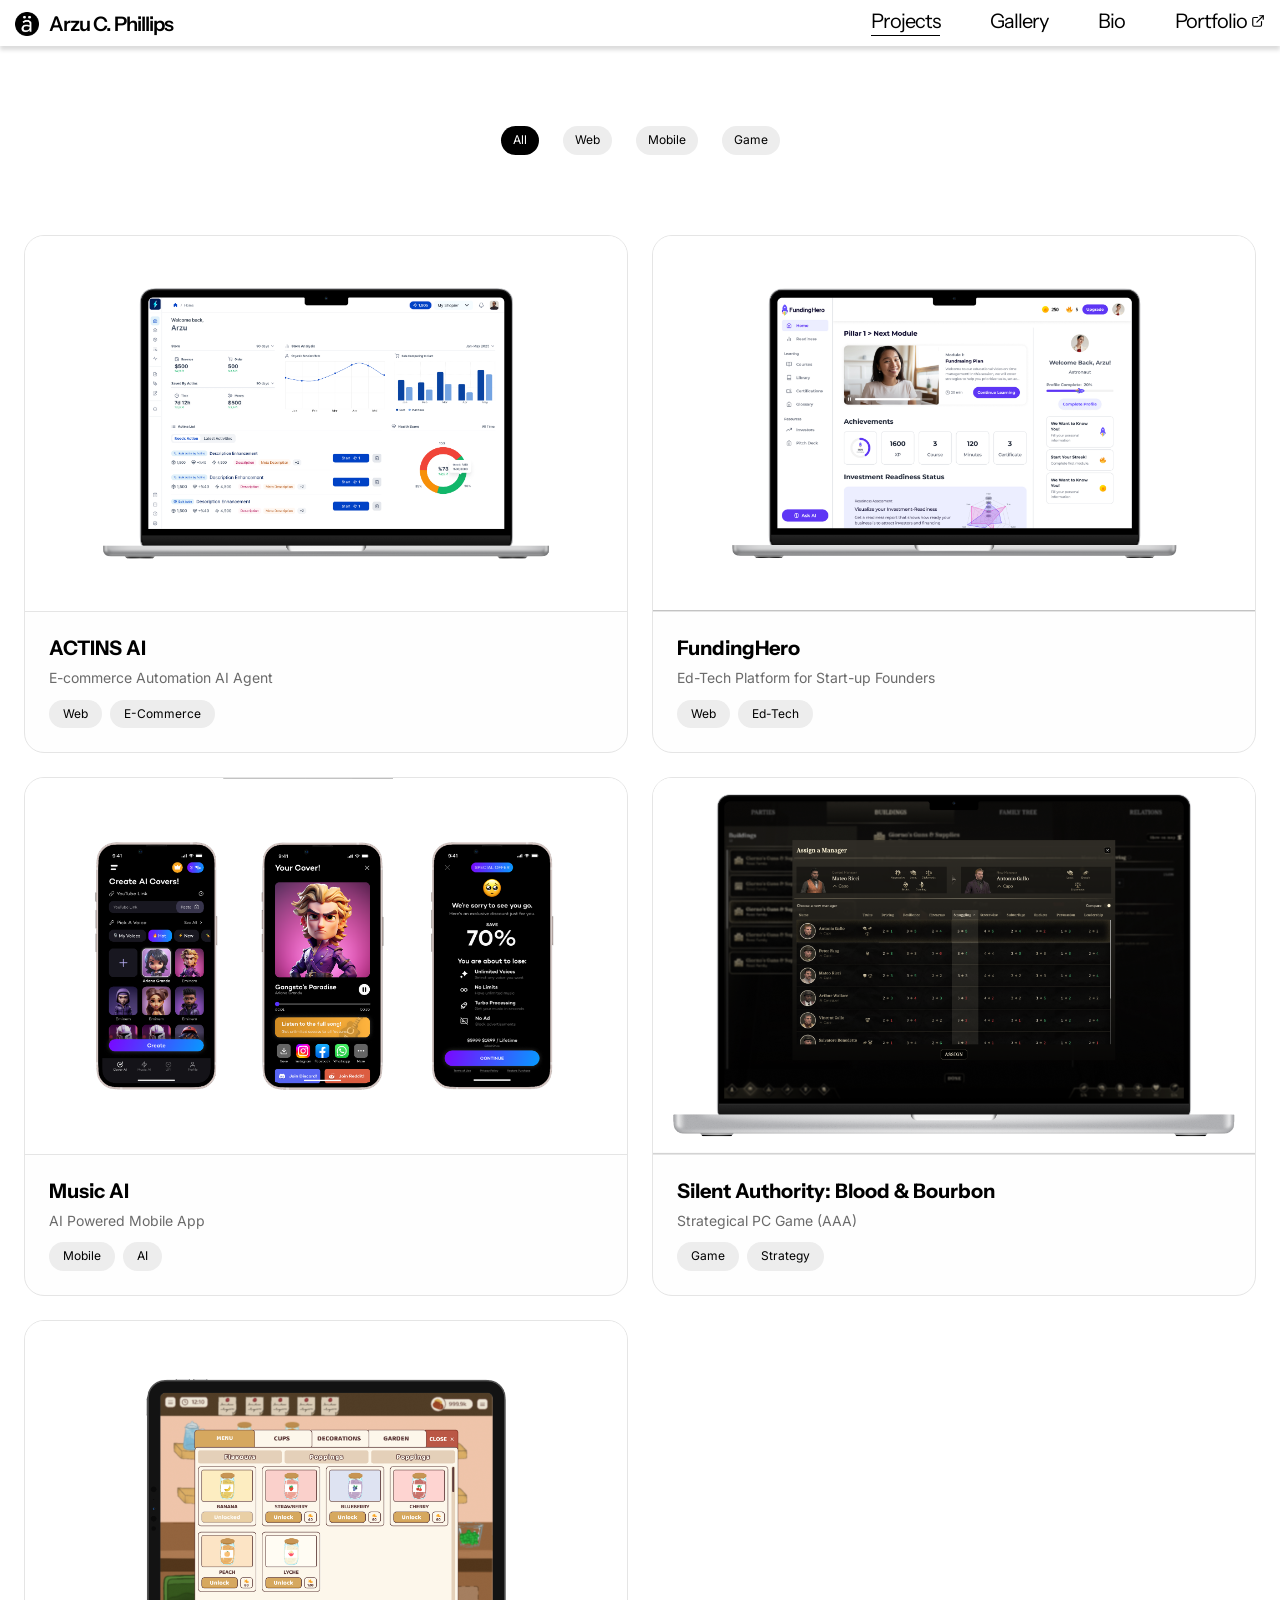
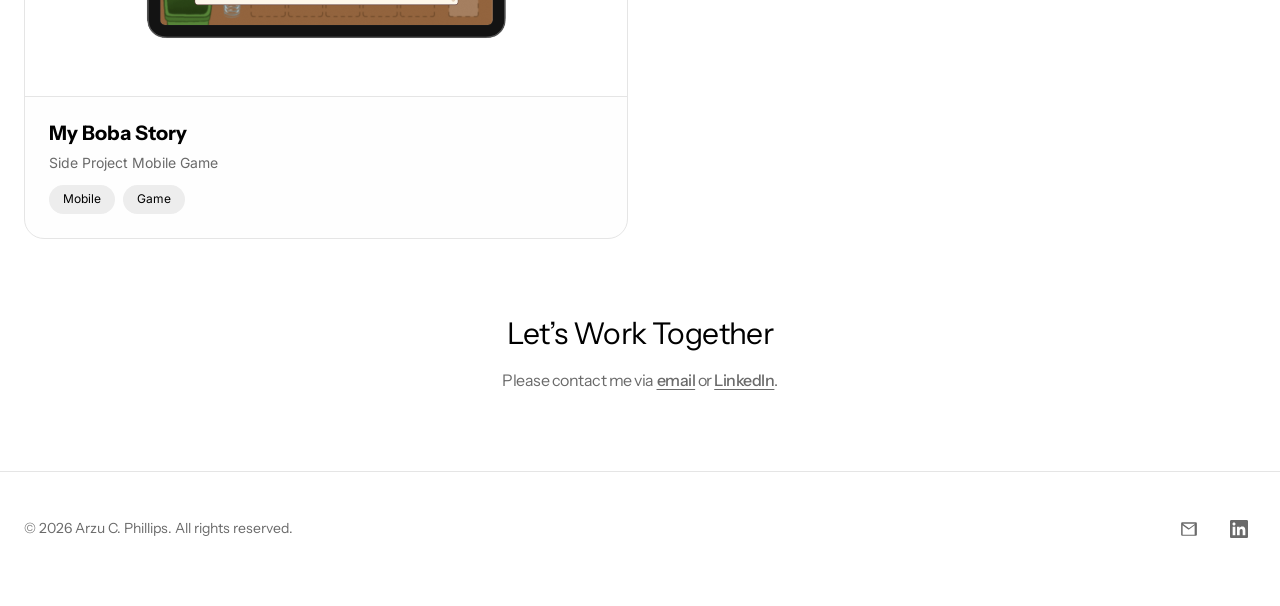
<file: index.html>
<!DOCTYPE html>
<html lang="en">
<head>
  <meta charset="UTF-8" />
  <meta name="viewport" content="width=device-width, initial-scale=1.0" />
  <title>Arzu C. Phillips — Design</title>
  <meta name="description" content="Product design portfolio of Arzu C. Phillips." />
  <link rel="icon" href="assets/logo.png" />

  <meta property="og:type" content="website" />
  <meta property="og:url" content="https://cetinkaya.design/" />
  <meta property="og:title" content="Arzu C. Phillips — Product Designer" />
  <meta property="og:description" content="Product design portfolio of Arzu C. Phillips — Product Designer &amp; Game UX/UI Designer." />
  <meta property="og:image" content="https://cetinkaya.design/assets/og-image.png" />
  <meta property="og:image:width" content="1200" />
  <meta property="og:image:height" content="630" />
  <meta property="og:image" content="https://cetinkaya.design/assets/og-image-square.png" />
  <meta property="og:image:width" content="1200" />
  <meta property="og:image:height" content="1200" />

  <meta name="twitter:card" content="summary_large_image" />
  <meta name="twitter:title" content="Arzu C. Phillips — Product Designer" />
  <meta name="twitter:description" content="Product design portfolio of Arzu C. Phillips — Product Designer &amp; Game UX/UI Designer." />
  <meta name="twitter:image" content="https://cetinkaya.design/assets/og-image.png" />

  <link rel="stylesheet" href="styles.css?v=111" />
</head>
<body>
  <header class="site-header" id="site-header">
    <div class="site-header__logo-wrap">
      <button class="logo" type="button" onclick="window.location.href='index.html'">
        <span class="logo__mark"><img src="assets/logo.png" alt="Arzu C. Phillips logo" /></span>
        <span class="logo__text">Arzu C. Phillips</span>
      </button>
    </div>

    <button class="nav-toggle" id="nav-toggle" aria-label="Toggle navigation" aria-expanded="false" aria-controls="nav-links">
      <span></span>
      <span></span>
      <span></span>
    </button>

    <div class="site-header__nav-wrap">
      <nav class="nav-links" id="nav-links">
        <div class="nav-link nav-link--active">
          <a href="index.html" aria-current="page">Projects</a>
        </div>
        <div class="nav-link">
          <a href="gallery.html">Gallery</a>
        </div>
        <div class="nav-link">
          <a href="about.html">Bio</a>
        </div>
        <div class="nav-link">
          <a href="portfolio.html" target="_blank" rel="noopener">
            Portfolio
            <svg class="nav-link__external" viewBox="0 0 24 24" aria-hidden="true" focusable="false"><path d="M18 13v6a2 2 0 0 1-2 2H5a2 2 0 0 1-2-2V8a2 2 0 0 1 2-2h6"/><path d="M15 3h6v6"/><path d="M10 14L21 3"/></svg>
          </a>
        </div>
      </nav>
    </div>
  </header>

  <div class="page">
    <main class="main">
      <div class="tabs" id="project-tabs">
        <button class="tab is-active" type="button" data-filter="all">All</button>
        <button class="tab" type="button" data-filter="web">Web</button>
        <button class="tab" type="button" data-filter="mobile">Mobile</button>
        <button class="tab" type="button" data-filter="game">Game</button>
      </div>

      <div class="project-covers" id="project-covers">
        <a class="project-card" data-category="web" href="actins-ai.html" aria-label="ACTINS AI project">
          <div class="project-card__preview">
            <img class="project-card__screenshot" src="assets/projects/actins-ai/screen-1.png?v=58c" alt="ACTINS AI dashboard screenshot" />
          </div>
          <div class="project-card__info">
            <p class="project-card__name">ACTINS AI</p>
            <p class="project-card__desc">E-commerce Automation AI Agent</p>
            <div class="project-card__tags">
              <span class="project-card__tag">Web</span>
              <span class="project-card__tag">E-Commerce</span>
            </div>
          </div>
        </a>
        <a class="project-card" data-category="web" href="fundinghero.html" aria-label="FundingHero project">
          <div class="project-card__preview">
            <img class="project-card__screenshot" src="assets/projects/funding-hero/screen-1.png?v=56" alt="FundingHero app screenshot" />
          </div>
          <div class="project-card__info">
            <p class="project-card__name">FundingHero</p>
            <p class="project-card__desc">Ed-Tech Platform for Start-up Founders</p>
            <div class="project-card__tags">
              <span class="project-card__tag">Web</span>
              <span class="project-card__tag">Ed-Tech</span>
            </div>
          </div>
        </a>
        <a class="project-card" data-category="mobile" href="musicai.html" aria-label="Music AI project">
          <div class="project-card__preview">
            <img class="project-card__screenshot" src="assets/projects/music-ai/screen-1.png?v=58b" alt="Music AI app screenshot" />
          </div>
          <div class="project-card__info">
            <p class="project-card__name">Music AI</p>
            <p class="project-card__desc">AI Powered Mobile App</p>
            <div class="project-card__tags">
              <span class="project-card__tag">Mobile</span>
              <span class="project-card__tag">AI</span>
            </div>
          </div>
        </a>
        <a class="project-card" data-category="game" href="silentauthority_bloodandbourbon.html" aria-label="Silent Authority: Blood and Bourbon project">
          <div class="project-card__preview">
            <img class="project-card__screenshot" src="assets/projects/silent-authority/screen-1.png?v=56" alt="Silent Authority: Blood &amp; Bourbon game screenshot" />
          </div>
          <div class="project-card__info">
            <p class="project-card__name">Silent Authority: Blood &amp; Bourbon</p>
            <p class="project-card__desc">Strategical PC Game (AAA)</p>
            <div class="project-card__tags">
              <span class="project-card__tag">Game</span>
              <span class="project-card__tag">Strategy</span>
            </div>
          </div>
        </a>
        <a class="project-card" data-category="game mobile" href="mybobastory.html" aria-label="My Boba Story project">
          <div class="project-card__preview">
            <img class="project-card__screenshot" src="assets/projects/boba-story/screen-1.png?v=56" alt="My Boba Story game screenshot" />
          </div>
          <div class="project-card__info">
            <p class="project-card__name">My Boba Story</p>
            <p class="project-card__desc">Side Project Mobile Game</p>
            <div class="project-card__tags">
              <span class="project-card__tag">Mobile</span>
              <span class="project-card__tag">Game</span>
            </div>
          </div>
        </a>
      </div>

      <section class="work-together">
        <h2>Let&rsquo;s Work Together</h2>
        <p>
          Please contact me via
          <a href="mailto:arzu@cetinkaya.design">email</a>
          or
          <a href="https://www.linkedin.com/in/arzucphillips/?isSelfProfile=true" target="_blank" rel="noopener">LinkedIn</a>.
        </p>
      </section>
    </main>

    <footer class="site-footer" id="site-footer">
      <p>&copy; <span id="footer-year"></span> Arzu C. Phillips. All rights reserved.</p>
      <div class="footer-links">
        <a href="mailto:arzu@cetinkaya.design" aria-label="Email">
          <svg viewBox="0 0 24 24" aria-hidden="true" focusable="false"><path d="M1.5 4.5A1.5 1.5 0 0 1 3 3h18a1.5 1.5 0 0 1 1.5 1.5v15a1.5 1.5 0 0 1-1.5 1.5H3A1.5 1.5 0 0 1 1.5 19.5v-15Zm2.3.5 8.2 6.15L20.2 5H3.8ZM19.5 7.14l-7.06 5.3a1.5 1.5 0 0 1-1.88 0L3.5 7.14V19.5h16V7.14Z"/></svg>
        </a>
        <a href="https://www.linkedin.com/in/arzucphillips/?isSelfProfile=true" target="_blank" rel="noopener" aria-label="LinkedIn">
          <svg viewBox="0 0 24 24" aria-hidden="true" focusable="false"><path d="M20.447 20.452h-3.554v-5.569c0-1.328-.027-3.037-1.852-3.037-1.853 0-2.136 1.445-2.136 2.939v5.667H9.351V9h3.414v1.561h.046c.477-.9 1.637-1.85 3.37-1.85 3.601 0 4.267 2.37 4.267 5.455v6.286zM5.337 7.433c-1.144 0-2.063-.926-2.063-2.065 0-1.138.92-2.063 2.063-2.063 1.14 0 2.064.925 2.064 2.063 0 1.139-.925 2.065-2.064 2.065zm1.782 13.019H3.555V9h3.564v11.452zM22.225 0H1.771C.792 0 0 .774 0 1.729v20.542C0 23.227.792 24 1.771 24h20.451C23.2 24 24 23.227 24 22.271V1.729C24 .774 23.2 0 22.222 0h.003z"/></svg>
        </a>
      </div>
    </footer>
  </div>
  <button id="back-to-top" class="back-to-top" type="button" aria-label="Back to top">
    <svg viewBox="0 0 24 24" aria-hidden="true" focusable="false"><path d="M12 19V5M5 12l7-7 7 7"/></svg>
  </button>


  <script src="script.js?v=103"></script>
</body>
</html>
</file>
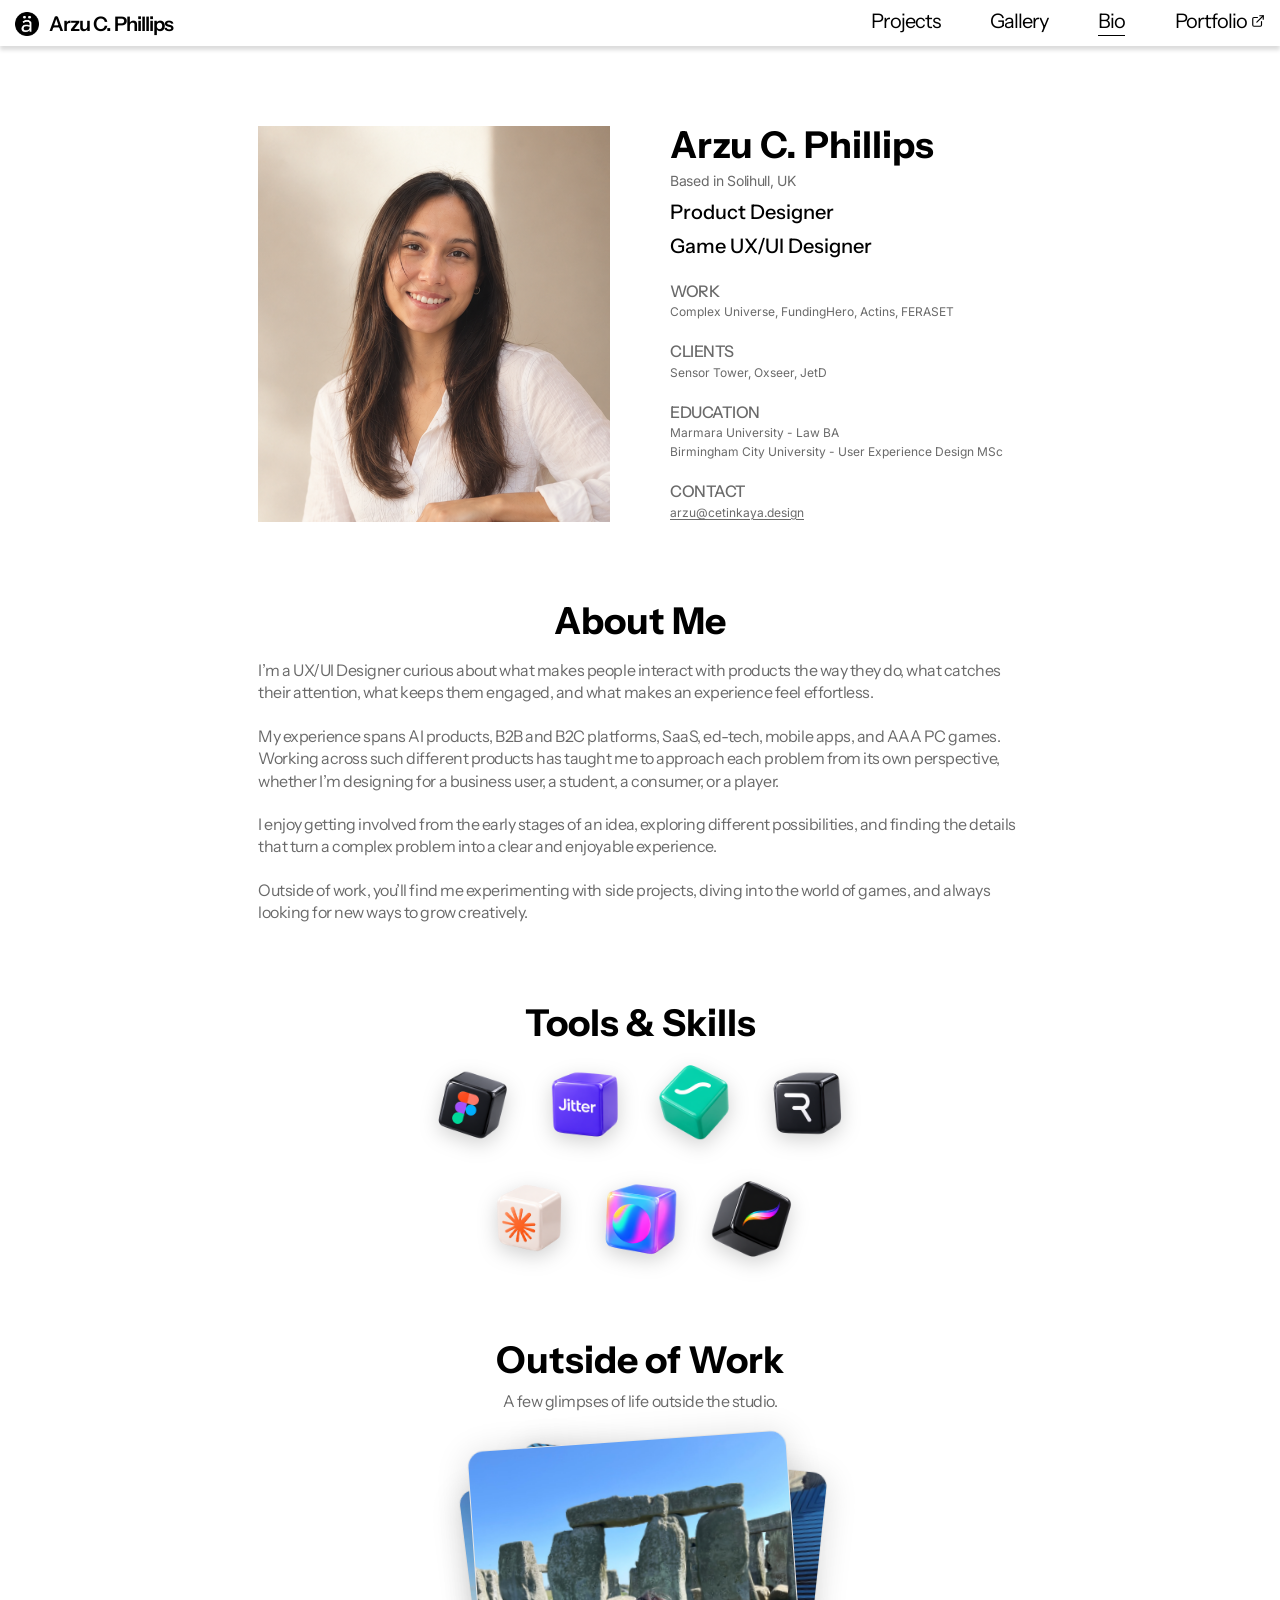
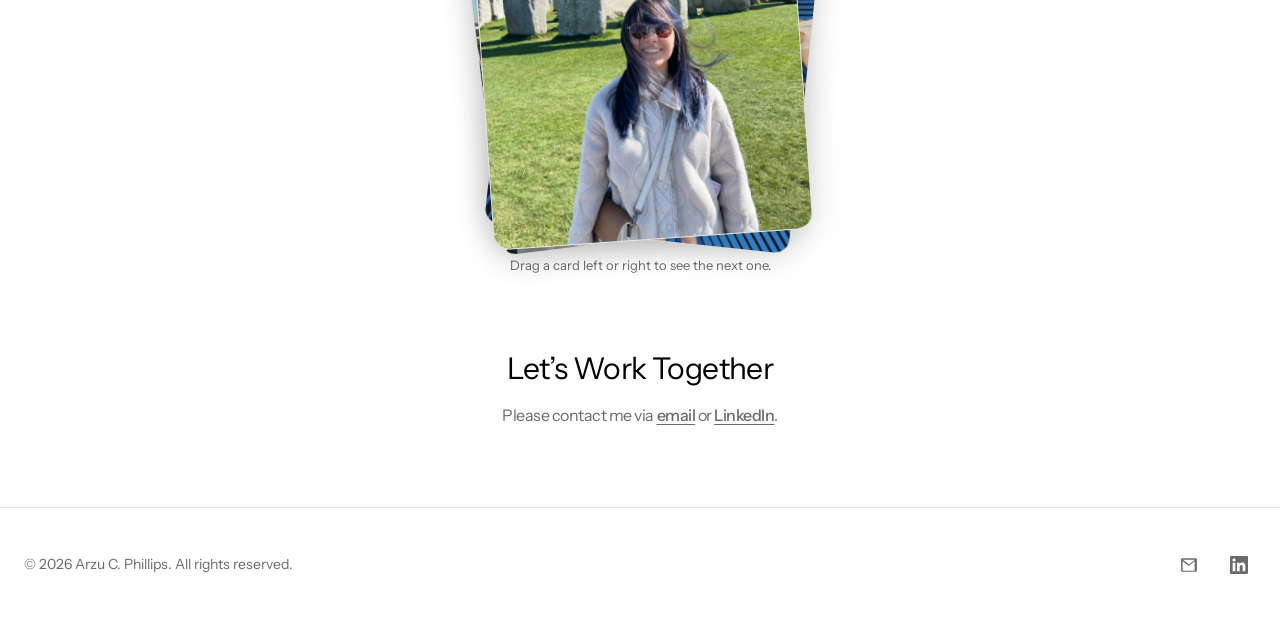
<file: about.html>
<!DOCTYPE html>
<html lang="en">
<head>
  <meta charset="UTF-8" />
  <meta name="viewport" content="width=device-width, initial-scale=1.0" />
  <title>Arzu C. Phillips — Bio</title>
  <meta name="description" content="About Arzu C. Phillips, Product Designer." />

  <meta property="og:type" content="website" />
  <meta property="og:url" content="https://cetinkaya.design/about.html" />
  <meta property="og:title" content="Arzu C. Phillips — Bio" />
  <meta property="og:description" content="About Arzu C. Phillips, Product Designer." />
  <meta property="og:image" content="https://cetinkaya.design/assets/og-image.png" />
  <meta property="og:image:width" content="1200" />
  <meta property="og:image:height" content="630" />
  <meta property="og:image" content="https://cetinkaya.design/assets/og-image-square.png" />
  <meta property="og:image:width" content="1200" />
  <meta property="og:image:height" content="1200" />

  <meta name="twitter:card" content="summary_large_image" />
  <meta name="twitter:title" content="Arzu C. Phillips — Bio" />
  <meta name="twitter:description" content="About Arzu C. Phillips, Product Designer." />
  <meta name="twitter:image" content="https://cetinkaya.design/assets/og-image.png" />

  <link rel="icon" href="assets/logo.png" />
  <link rel="stylesheet" href="styles.css?v=111" />
</head>
<body>
  <header class="site-header" id="site-header">
    <div class="site-header__logo-wrap">
      <button class="logo" type="button" onclick="window.location.href='index.html'">
        <span class="logo__mark"><img src="assets/logo.png" alt="Arzu C. Phillips logo" /></span>
        <span class="logo__text">Arzu C. Phillips</span>
      </button>
    </div>

    <button class="nav-toggle" id="nav-toggle" aria-label="Toggle navigation" aria-expanded="false" aria-controls="nav-links">
      <span></span>
      <span></span>
      <span></span>
    </button>

    <div class="site-header__nav-wrap">
      <nav class="nav-links" id="nav-links">
        <div class="nav-link">
          <a href="index.html">Projects</a>
        </div>
        <div class="nav-link">
          <a href="gallery.html">Gallery</a>
        </div>
        <div class="nav-link nav-link--active">
          <a href="about.html" aria-current="page">Bio</a>
        </div>
        <div class="nav-link">
          <a href="portfolio.html" target="_blank" rel="noopener">
            Portfolio
            <svg class="nav-link__external" viewBox="0 0 24 24" aria-hidden="true" focusable="false"><path d="M18 13v6a2 2 0 0 1-2 2H5a2 2 0 0 1-2-2V8a2 2 0 0 1 2-2h6"/><path d="M15 3h6v6"/><path d="M10 14L21 3"/></svg>
          </a>
        </div>
      </nav>
    </div>
  </header>

  <div class="page">
    <main class="main main--about">
      <div class="about-hero">
        <div class="about-photo">
          <img src="assets/about/portrait.png?v=2" alt="Portrait of Arzu C. Phillips" />
        </div>

        <div class="about-info">
          <div class="about-name">
            <p class="name">Arzu C. Phillips</p>
            <p class="location">Based in Solihull, UK</p>
            <p class="role">Product Designer</p>
            <p class="role">Game UX/UI Designer</p>
          </div>

          <div class="info-block">
            <p class="info-label">WORK</p>
            <p class="info-value">Complex Universe, FundingHero, Actins, FERASET</p>
          </div>

          <div class="info-block">
            <p class="info-label">CLIENTS</p>
            <p class="info-value">Sensor Tower, Oxseer, JetD</p>
          </div>

          <div class="info-block">
            <p class="info-label">EDUCATION</p>
            <p class="info-value">Marmara University - Law BA</p>
            <p class="info-value">Birmingham City University - User Experience Design MSc</p>
          </div>

          <div class="info-block">
            <p class="info-label">CONTACT</p>
            <p class="info-value"><a href="mailto:arzu@cetinkaya.design" target="_blank" rel="noopener">arzu@cetinkaya.design</a></p>
          </div>
        </div>
      </div>

      <section class="about-text">
        <h1>About Me</h1>
        <div class="about-copy">
          <p>I&rsquo;m a UX/UI Designer curious about what makes people interact with products the way they do, what catches their attention, what keeps them engaged, and what makes an experience feel effortless.</p>
          <p>My experience spans AI products, B2B and B2C platforms, SaaS, ed-tech, mobile apps, and AAA PC games. Working across such different products has taught me to approach each problem from its own perspective, whether I&rsquo;m designing for a business user, a student, a consumer, or a player.</p>
          <p>I enjoy getting involved from the early stages of an idea, exploring different possibilities, and finding the details that turn a complex problem into a clear and enjoyable experience.</p>
          <p>Outside of work, you&rsquo;ll find me experimenting with side projects, diving into the world of games, and always looking for new ways to grow creatively.</p>
        </div>
      </section>

      <section class="skills-section">
        <h2>Tools &amp; Skills</h2>
        <ul class="skills-list">
          <li class="skill-item" tabindex="0">
            <span class="skill-icon"><img src="assets/about/skills/figma.png" alt="Figma" /></span>
            <span class="skill-tooltip" role="tooltip">Figma</span>
          </li>
          <li class="skill-item" tabindex="0">
            <span class="skill-icon"><img src="assets/about/skills/jitter.png" alt="Jitter" /></span>
            <span class="skill-tooltip" role="tooltip">Jitter</span>
          </li>
          <li class="skill-item" tabindex="0">
            <span class="skill-icon"><img src="assets/about/skills/lottiefiles.png" alt="Lottie Files" /></span>
            <span class="skill-tooltip" role="tooltip">Lottie Files</span>
          </li>
          <li class="skill-item" tabindex="0">
            <span class="skill-icon"><img src="assets/about/skills/rive.png" alt="Rive" /></span>
            <span class="skill-tooltip" role="tooltip">Rive</span>
          </li>
          <li class="skill-item" tabindex="0">
            <span class="skill-icon"><img src="assets/about/skills/claude.png" alt="Claude" /></span>
            <span class="skill-tooltip" role="tooltip">Claude</span>
          </li>
          <li class="skill-item" tabindex="0">
            <span class="skill-icon"><img src="assets/about/skills/spline.png" alt="Spline" /></span>
            <span class="skill-tooltip" role="tooltip">Spline</span>
          </li>
          <li class="skill-item" tabindex="0">
            <span class="skill-icon"><img src="assets/about/skills/procreate.png" alt="Procreate" /></span>
            <span class="skill-tooltip" role="tooltip">Procreate</span>
          </li>
        </ul>
      </section>

      <section class="photo-stack-section">
        <h2>Outside of Work</h2>
        <p class="photo-stack-subtitle">A few glimpses of life outside the studio.</p>

        <div class="photo-stack" id="photo-stack" tabindex="0" role="group" aria-label="Personal photos, swipeable card stack. Use left and right arrow keys or drag to browse.">
          <div class="photo-card">
            <img src="assets/about/out-of-work/photo-1.png" alt="Arzu smiling in front of Stonehenge on a sunny day" draggable="false" />
          </div>
          <div class="photo-card">
            <img src="assets/about/out-of-work/photo-2.png" alt="Arzu posing in a mirrored room with blue chevron-patterned walls, reflected infinitely" draggable="false" />
          </div>
          <div class="photo-card">
            <img src="assets/about/out-of-work/photo-3.png" alt="Arzu wearing a Boston cap at an outdoor athletics stadium" draggable="false" />
          </div>
          <div class="photo-card">
            <img src="assets/about/out-of-work/photo-4.png" alt="Arzu smiling on a bridge over a river in Cambridge, with punts and a historic building behind her" draggable="false" />
          </div>
          <div class="photo-card">
            <img src="assets/about/out-of-work/photo-5.png" alt="Arzu taking a selfie in front of a historic clock tower" draggable="false" />
          </div>
        </div>

        <p class="photo-stack-hint">Drag a card left or right to see the next one.</p>
      </section>

      <section class="work-together">
        <h2>Let&rsquo;s Work Together</h2>
        <p>
          Please contact me via
          <a href="mailto:arzu@cetinkaya.design">email</a>
          or
          <a href="https://www.linkedin.com/in/arzucphillips/?isSelfProfile=true" target="_blank" rel="noopener">LinkedIn</a>.
        </p>
      </section>
    </main>

    <footer class="site-footer" id="site-footer">
      <p>&copy; <span id="footer-year"></span> Arzu C. Phillips. All rights reserved.</p>
      <div class="footer-links">
        <a href="mailto:arzu@cetinkaya.design" aria-label="Email">
          <svg viewBox="0 0 24 24" aria-hidden="true" focusable="false"><path d="M1.5 4.5A1.5 1.5 0 0 1 3 3h18a1.5 1.5 0 0 1 1.5 1.5v15a1.5 1.5 0 0 1-1.5 1.5H3A1.5 1.5 0 0 1 1.5 19.5v-15Zm2.3.5 8.2 6.15L20.2 5H3.8ZM19.5 7.14l-7.06 5.3a1.5 1.5 0 0 1-1.88 0L3.5 7.14V19.5h16V7.14Z"/></svg>
        </a>
        <a href="https://www.linkedin.com/in/arzucphillips/?isSelfProfile=true" target="_blank" rel="noopener" aria-label="LinkedIn">
          <svg viewBox="0 0 24 24" aria-hidden="true" focusable="false"><path d="M20.447 20.452h-3.554v-5.569c0-1.328-.027-3.037-1.852-3.037-1.853 0-2.136 1.445-2.136 2.939v5.667H9.351V9h3.414v1.561h.046c.477-.9 1.637-1.85 3.37-1.85 3.601 0 4.267 2.37 4.267 5.455v6.286zM5.337 7.433c-1.144 0-2.063-.926-2.063-2.065 0-1.138.92-2.063 2.063-2.063 1.14 0 2.064.925 2.064 2.063 0 1.139-.925 2.065-2.064 2.065zm1.782 13.019H3.555V9h3.564v11.452zM22.225 0H1.771C.792 0 0 .774 0 1.729v20.542C0 23.227.792 24 1.771 24h20.451C23.2 24 24 23.227 24 22.271V1.729C24 .774 23.2 0 22.222 0h.003z"/></svg>
        </a>
      </div>
    </footer>
  </div>
  <button id="back-to-top" class="back-to-top" type="button" aria-label="Back to top">
    <svg viewBox="0 0 24 24" aria-hidden="true" focusable="false"><path d="M12 19V5M5 12l7-7 7 7"/></svg>
  </button>


  <script src="script.js?v=107"></script>
</body>
</html>
</file>
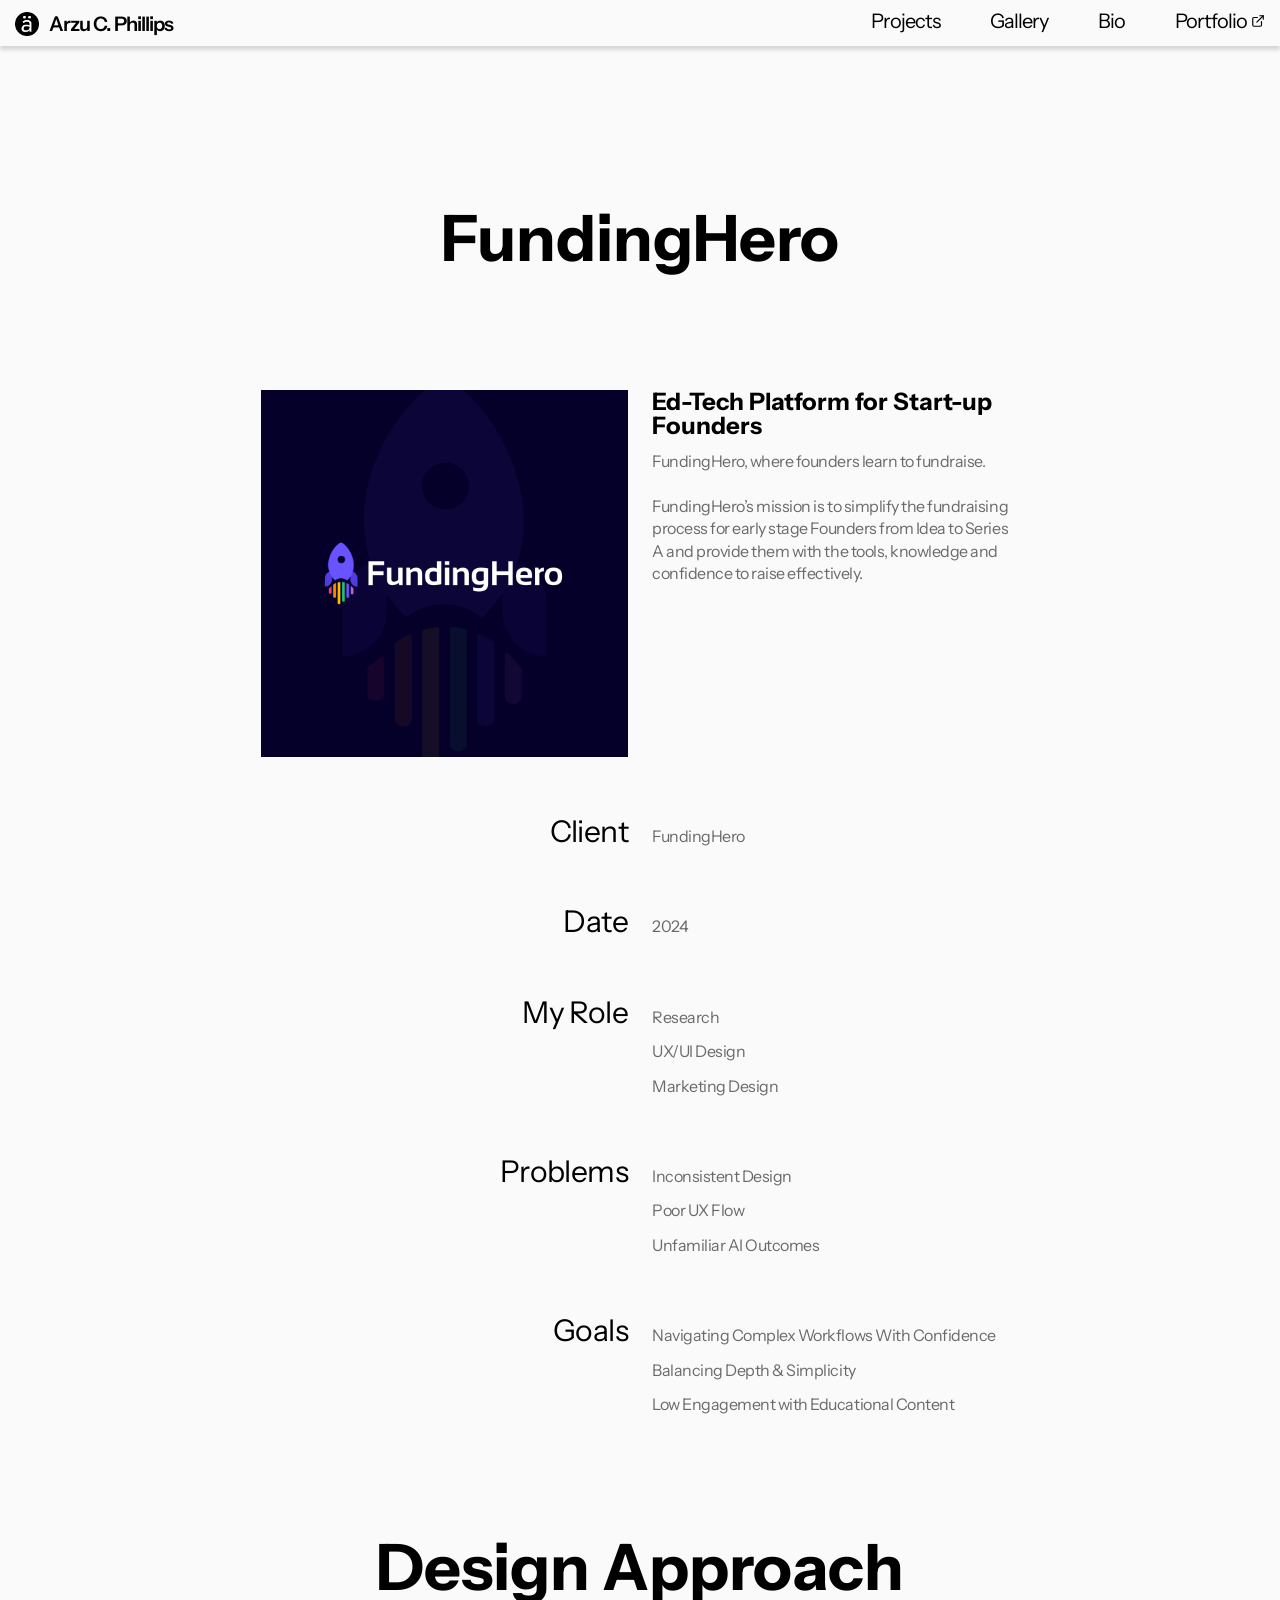
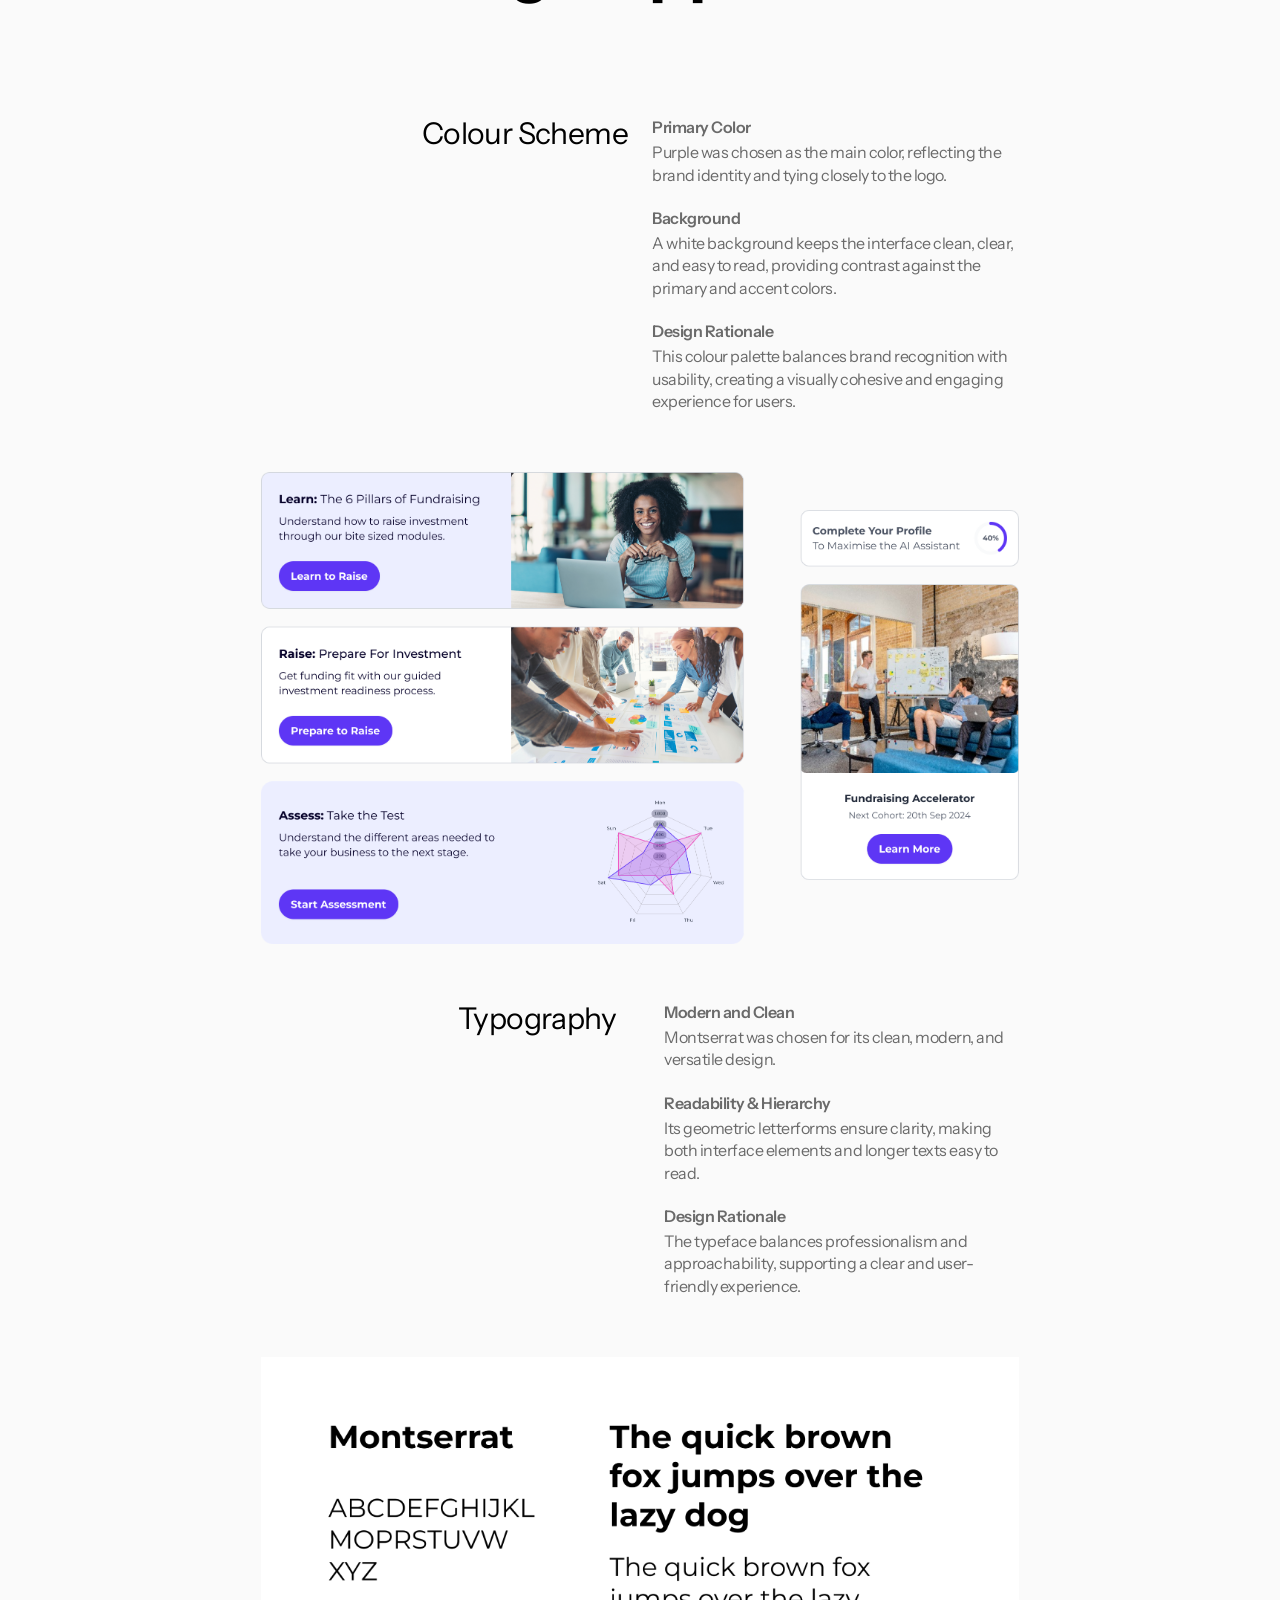
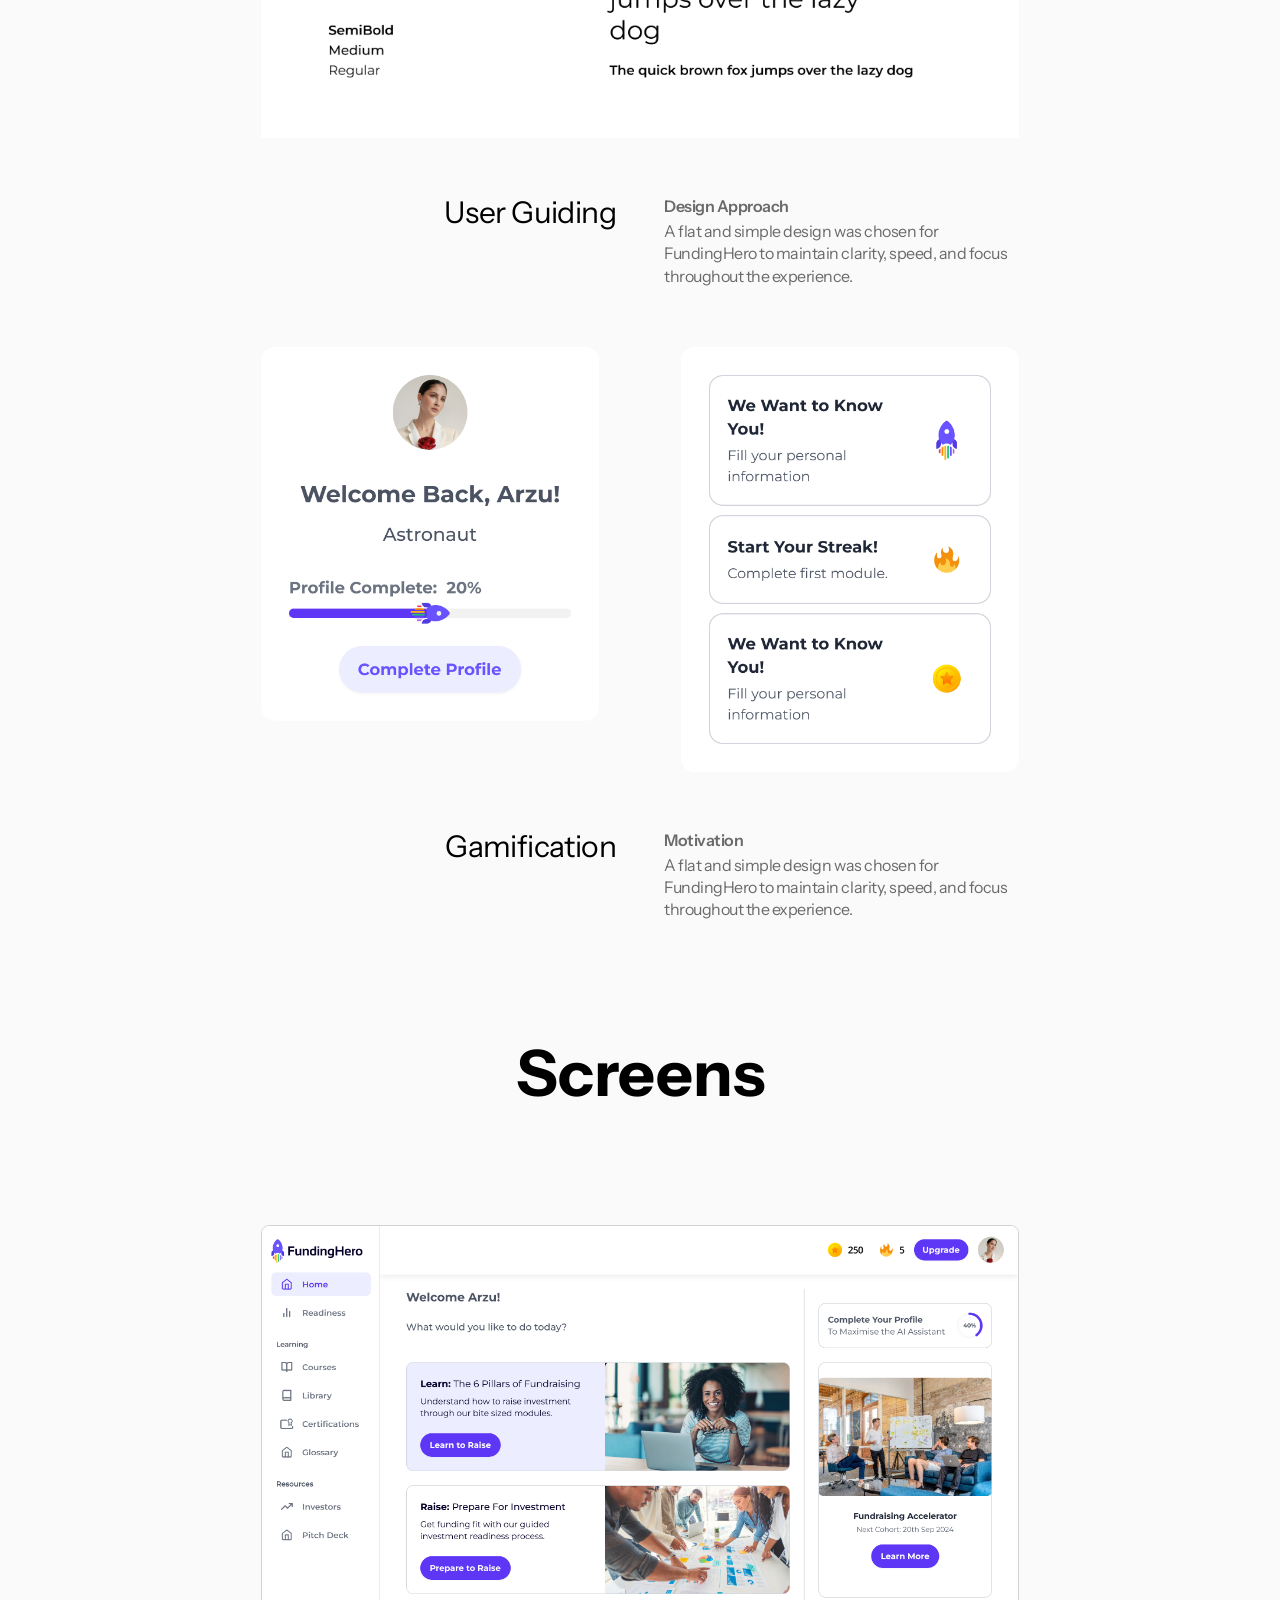
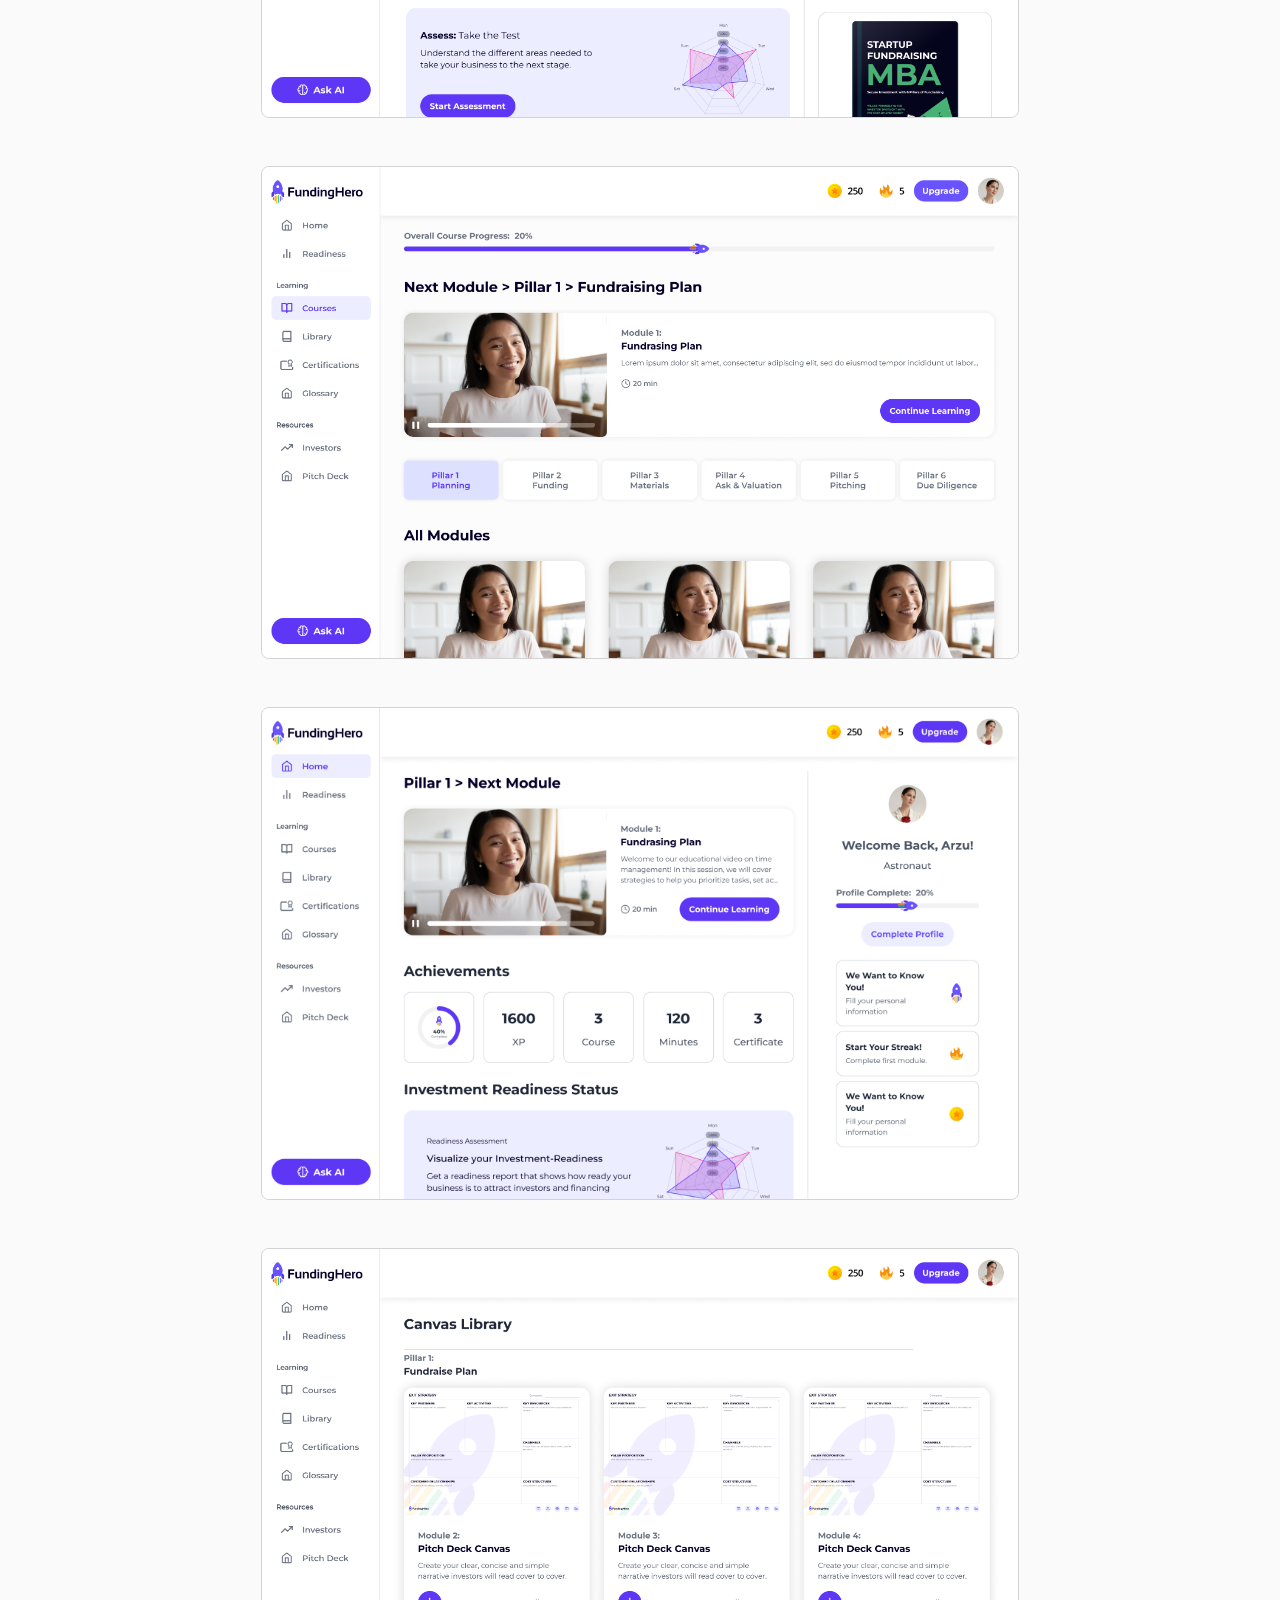
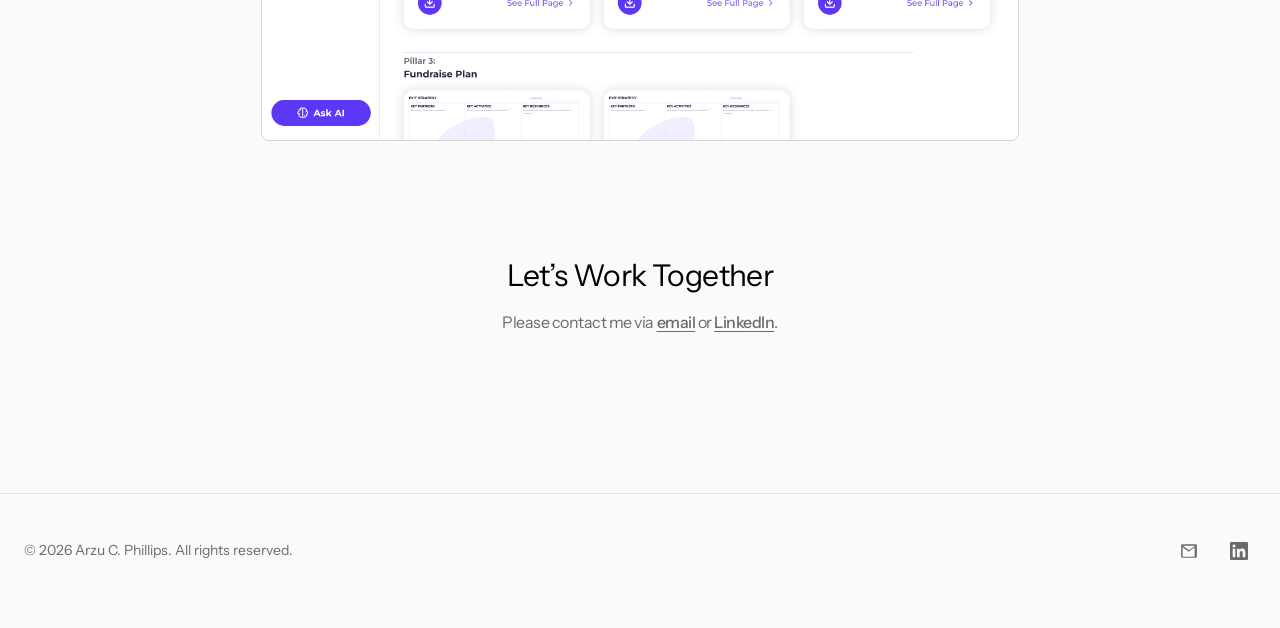
<file: fundinghero.html>
<!DOCTYPE html>
<html lang="en">
<head>
  <meta charset="UTF-8" />
  <meta name="viewport" content="width=device-width, initial-scale=1.0" />
  <title>Arzu C. Phillips — FundingHero</title>
  <meta name="description" content="FundingHero project case study: Ed-Tech platform for start-up founders." />

  <meta property="og:type" content="website" />
  <meta property="og:url" content="https://cetinkaya.design/fundinghero.html" />
  <meta property="og:title" content="Arzu C. Phillips — FundingHero" />
  <meta property="og:description" content="FundingHero project case study: Ed-Tech platform for start-up founders." />
  <meta property="og:image" content="https://cetinkaya.design/assets/og-image.png" />
  <meta property="og:image:width" content="1200" />
  <meta property="og:image:height" content="630" />
  <meta property="og:image" content="https://cetinkaya.design/assets/og-image-square.png" />
  <meta property="og:image:width" content="1200" />
  <meta property="og:image:height" content="1200" />

  <meta name="twitter:card" content="summary_large_image" />
  <meta name="twitter:title" content="Arzu C. Phillips — FundingHero" />
  <meta name="twitter:description" content="FundingHero project case study: Ed-Tech platform for start-up founders." />
  <meta name="twitter:image" content="https://cetinkaya.design/assets/og-image.png" />

  <link rel="icon" href="assets/logo.png" />
  <link rel="stylesheet" href="styles.css?v=111" />
</head>
<body class="theme-offwhite">
  <header class="site-header" id="site-header">
    <div class="site-header__logo-wrap">
      <button class="logo" type="button" onclick="window.location.href='index.html'">
        <span class="logo__mark"><img src="assets/logo.png" alt="Arzu C. Phillips logo" /></span>
        <span class="logo__text">Arzu C. Phillips</span>
      </button>
    </div>

    <button class="nav-toggle" id="nav-toggle" aria-label="Toggle navigation" aria-expanded="false" aria-controls="nav-links">
      <span></span>
      <span></span>
      <span></span>
    </button>

    <div class="site-header__nav-wrap">
      <nav class="nav-links" id="nav-links">
        <div class="nav-link">
          <a href="index.html">Projects</a>
        </div>
        <div class="nav-link">
          <a href="gallery.html">Gallery</a>
        </div>
        <div class="nav-link">
          <a href="about.html">Bio</a>
        </div>
        <div class="nav-link">
          <a href="portfolio.html" target="_blank" rel="noopener">
            Portfolio
            <svg class="nav-link__external" viewBox="0 0 24 24" aria-hidden="true" focusable="false"><path d="M18 13v6a2 2 0 0 1-2 2H5a2 2 0 0 1-2-2V8a2 2 0 0 1 2-2h6"/><path d="M15 3h6v6"/><path d="M10 14L21 3"/></svg>
          </a>
        </div>
      </nav>
    </div>
  </header>

  <div class="page">
    <main class="main main--project">
      <h1 class="project-heading">FundingHero</h1>

      <div class="overview">
        <div class="overview-intro">
          <div class="overview-intro__image">
            <img src="assets/projects/fundinghero-detail/hero.png" alt="FundingHero logo" />
          </div>
          <div class="overview-intro__text">
            <h2>Ed-Tech Platform for Start-up Founders</h2>
            <p>
              FundingHero, where founders learn to fundraise.<br /><br />
              FundingHero&rsquo;s mission is to simplify the fundraising process for early stage Founders from Idea to Series A and provide them with the tools, knowledge and confidence to raise effectively.
            </p>
          </div>
        </div>

        <div class="detail-row detail-row--baseline">
          <p class="detail-row__label">Client</p>
          <div class="detail-row__content">
            <p>FundingHero</p>
          </div>
        </div>

        <div class="detail-row detail-row--baseline">
          <p class="detail-row__label">Date</p>
          <div class="detail-row__content">
            <p>2024</p>
          </div>
        </div>

        <div class="detail-row detail-row--baseline">
          <p class="detail-row__label">My Role</p>
          <div class="detail-row__content">
            <p>Research</p>
            <p>UX/UI Design</p>
            <p>Marketing Design</p>
          </div>
        </div>

        <div class="detail-row detail-row--baseline">
          <p class="detail-row__label">Problems</p>
          <div class="detail-row__content">
            <p>Inconsistent Design</p>
            <p>Poor UX Flow</p>
            <p>Unfamiliar AI Outcomes</p>
          </div>
        </div>

        <div class="detail-row detail-row--baseline">
          <p class="detail-row__label">Goals</p>
          <div class="detail-row__content">
            <p>Navigating Complex Workflows With Confidence</p>
            <p>Balancing Depth &amp; Simplicity</p>
            <p>Low Engagement with Educational Content</p>
          </div>
        </div>
      </div>

      <h2 class="project-heading">Design Approach</h2>

      <div class="design-approach">
        <div class="detail-row">
          <p class="detail-row__label">Colour Scheme</p>
          <div class="detail-row__content detail-row__content--paragraphs">
            <div class="pharagraph">
              <p class="pharagraph__title">Primary Color</p>
              <p class="pharagraph__body">Purple was chosen as the main color, reflecting the brand identity and tying closely to the logo.</p>
            </div>
            <div class="pharagraph">
              <p class="pharagraph__title">Background</p>
              <p class="pharagraph__body">A white background keeps the interface clean, clear, and easy to read, providing contrast against the primary and accent colors.</p>
            </div>
            <div class="pharagraph">
              <p class="pharagraph__title">Design Rationale</p>
              <p class="pharagraph__body">This colour palette balances brand recognition with usability, creating a visually cohesive and engaging experience for users.</p>
            </div>
          </div>
        </div>

        <div class="design-approach__image design-approach__image--colour-scheme">
          <img src="assets/projects/fundinghero-detail/colour-scheme.png" alt="FundingHero colour scheme" />
        </div>

        <div class="detail-row detail-row--wide-gap">
          <p class="detail-row__label">Typography</p>
          <div class="detail-row__content detail-row__content--paragraphs">
            <div class="pharagraph">
              <p class="pharagraph__title">Modern and Clean</p>
              <p class="pharagraph__body">Montserrat was chosen for its clean, modern, and versatile design.</p>
            </div>
            <div class="pharagraph">
              <p class="pharagraph__title">Readability &amp; Hierarchy</p>
              <p class="pharagraph__body">Its geometric letterforms ensure clarity, making both interface elements and longer texts easy to read.</p>
            </div>
            <div class="pharagraph">
              <p class="pharagraph__title">Design Rationale</p>
              <p class="pharagraph__body">The typeface balances professionalism and approachability, supporting a clear and user-friendly experience.</p>
            </div>
          </div>
        </div>

        <div class="design-approach__image design-approach__image--typography">
          <img src="assets/projects/fundinghero-detail/typography.png" alt="FundingHero typography specimen" />
        </div>

        <div class="detail-row detail-row--wide-gap">
          <p class="detail-row__label">User Guiding</p>
          <div class="detail-row__content">
            <div class="pharagraph">
              <p class="pharagraph__title">Design Approach</p>
              <p class="pharagraph__body">A flat and simple design was chosen for FundingHero to maintain clarity, speed, and focus throughout the experience.</p>
            </div>
          </div>
        </div>

        <div class="design-approach__image design-approach__image--gamification">
          <img src="assets/projects/fundinghero-detail/gamification.png" alt="FundingHero user guiding flow" />
        </div>

        <div class="detail-row detail-row--wide-gap">
          <p class="detail-row__label">Gamification</p>
          <div class="detail-row__content">
            <div class="pharagraph">
              <p class="pharagraph__title">Motivation</p>
              <p class="pharagraph__body">A flat and simple design was chosen for FundingHero to maintain clarity, speed, and focus throughout the experience.</p>
            </div>
          </div>
        </div>
      </div>

      <h2 class="project-heading">Screens</h2>

      <div class="screens">
        <div class="screens__item screens__item--wide">
          <img src="assets/projects/fundinghero-detail/screen-1.png" alt="FundingHero app screen" />
        </div>
        <div class="screens__item screens__item--wide">
          <img src="assets/projects/fundinghero-detail/screen-2.png" alt="FundingHero app screen" />
        </div>
        <div class="screens__item screens__item--wide">
          <img src="assets/projects/fundinghero-detail/screen-3.png" alt="FundingHero app screen" />
        </div>
        <div class="screens__item screens__item--wide">
          <img src="assets/projects/fundinghero-detail/screen-4.png" alt="FundingHero app screen" />
        </div>
      </div>

      <section class="work-together">
        <h2>Let&rsquo;s Work Together</h2>
        <p>
          Please contact me via
          <a href="mailto:arzu@cetinkaya.design">email</a>
          or
          <a href="https://www.linkedin.com/in/arzucphillips/?isSelfProfile=true" target="_blank" rel="noopener">LinkedIn</a>.
        </p>
      </section>
    </main>

    <footer class="site-footer" id="site-footer">
      <p>&copy; <span id="footer-year"></span> Arzu C. Phillips. All rights reserved.</p>
      <div class="footer-links">
        <a href="mailto:arzu@cetinkaya.design" aria-label="Email">
          <svg viewBox="0 0 24 24" aria-hidden="true" focusable="false"><path d="M1.5 4.5A1.5 1.5 0 0 1 3 3h18a1.5 1.5 0 0 1 1.5 1.5v15a1.5 1.5 0 0 1-1.5 1.5H3A1.5 1.5 0 0 1 1.5 19.5v-15Zm2.3.5 8.2 6.15L20.2 5H3.8ZM19.5 7.14l-7.06 5.3a1.5 1.5 0 0 1-1.88 0L3.5 7.14V19.5h16V7.14Z"/></svg>
        </a>
        <a href="https://www.linkedin.com/in/arzucphillips/?isSelfProfile=true" target="_blank" rel="noopener" aria-label="LinkedIn">
          <svg viewBox="0 0 24 24" aria-hidden="true" focusable="false"><path d="M20.447 20.452h-3.554v-5.569c0-1.328-.027-3.037-1.852-3.037-1.853 0-2.136 1.445-2.136 2.939v5.667H9.351V9h3.414v1.561h.046c.477-.9 1.637-1.85 3.37-1.85 3.601 0 4.267 2.37 4.267 5.455v6.286zM5.337 7.433c-1.144 0-2.063-.926-2.063-2.065 0-1.138.92-2.063 2.063-2.063 1.14 0 2.064.925 2.064 2.063 0 1.139-.925 2.065-2.064 2.065zm1.782 13.019H3.555V9h3.564v11.452zM22.225 0H1.771C.792 0 0 .774 0 1.729v20.542C0 23.227.792 24 1.771 24h20.451C23.2 24 24 23.227 24 22.271V1.729C24 .774 23.2 0 22.222 0h.003z"/></svg>
        </a>
      </div>
    </footer>
  </div>
  <button id="back-to-top" class="back-to-top" type="button" aria-label="Back to top">
    <svg viewBox="0 0 24 24" aria-hidden="true" focusable="false"><path d="M12 19V5M5 12l7-7 7 7"/></svg>
  </button>


  <script src="script.js?v=103"></script>
</body>
</html>
</file>
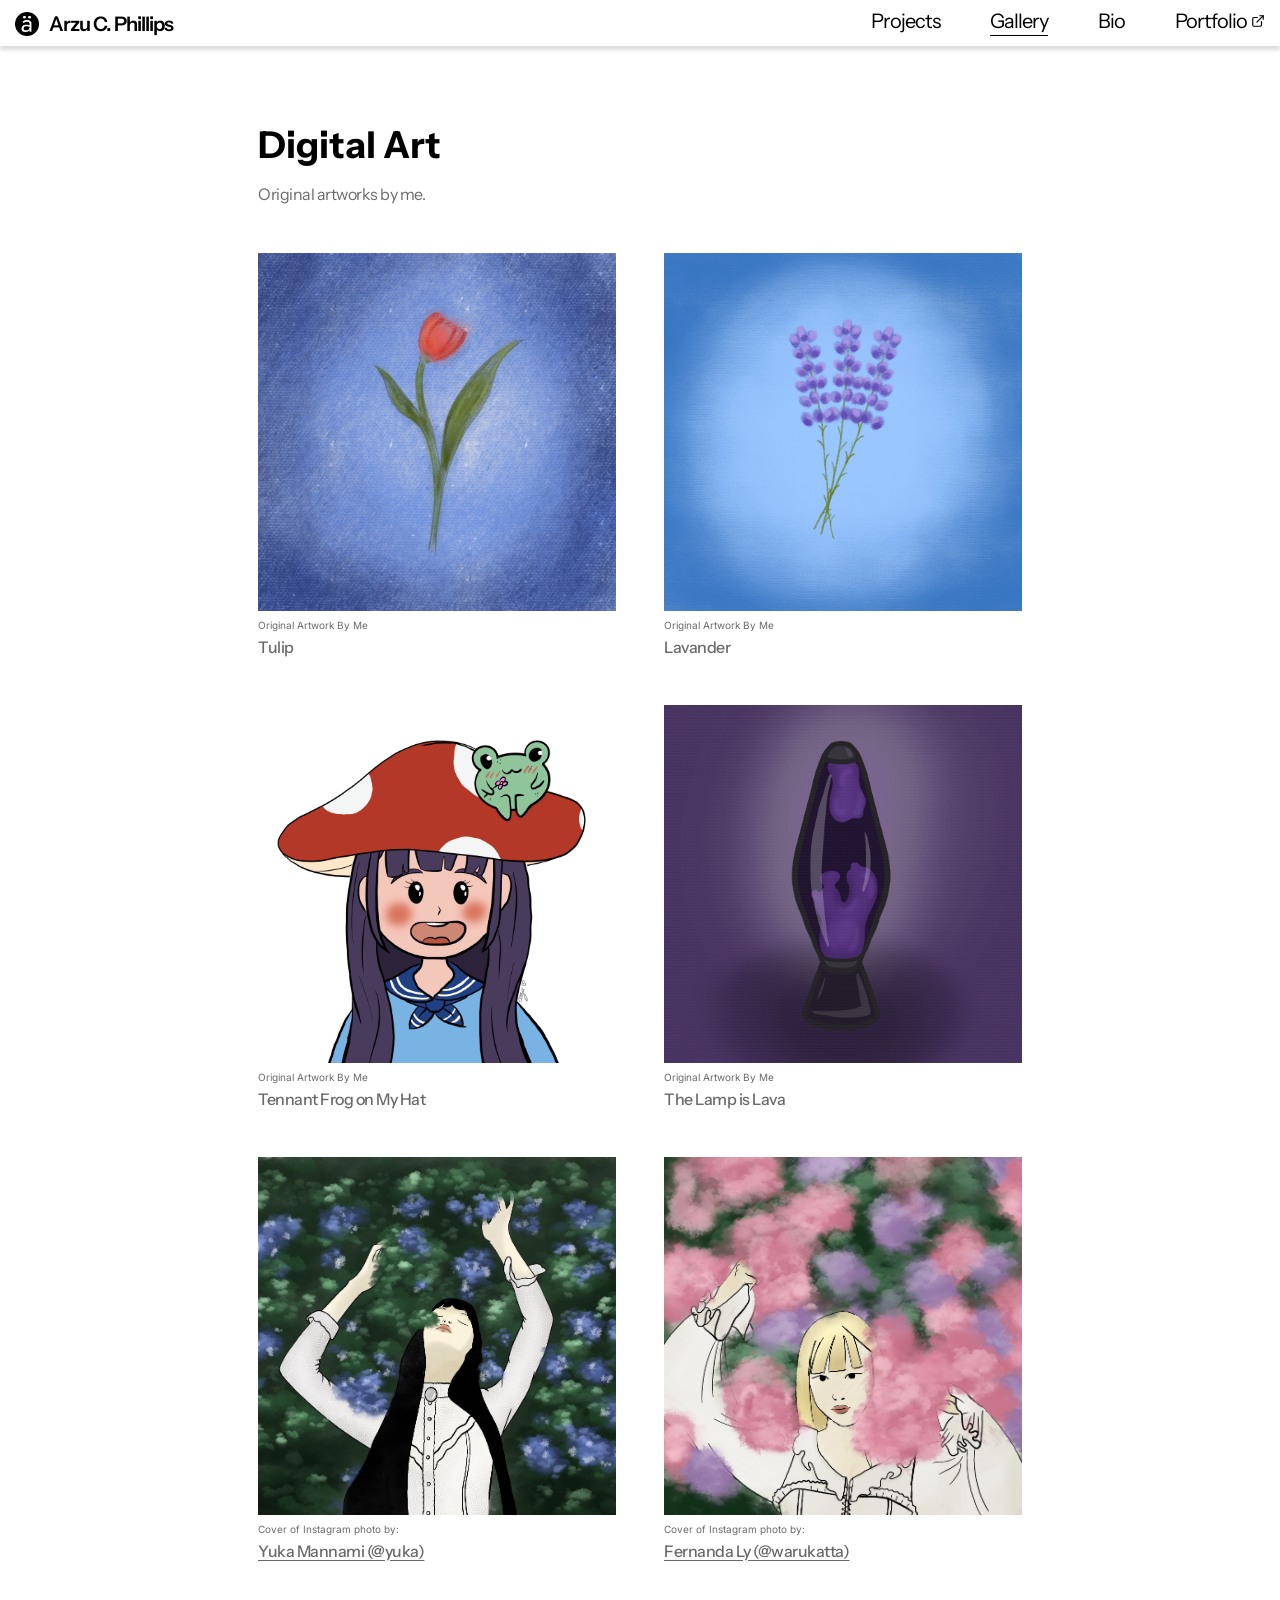
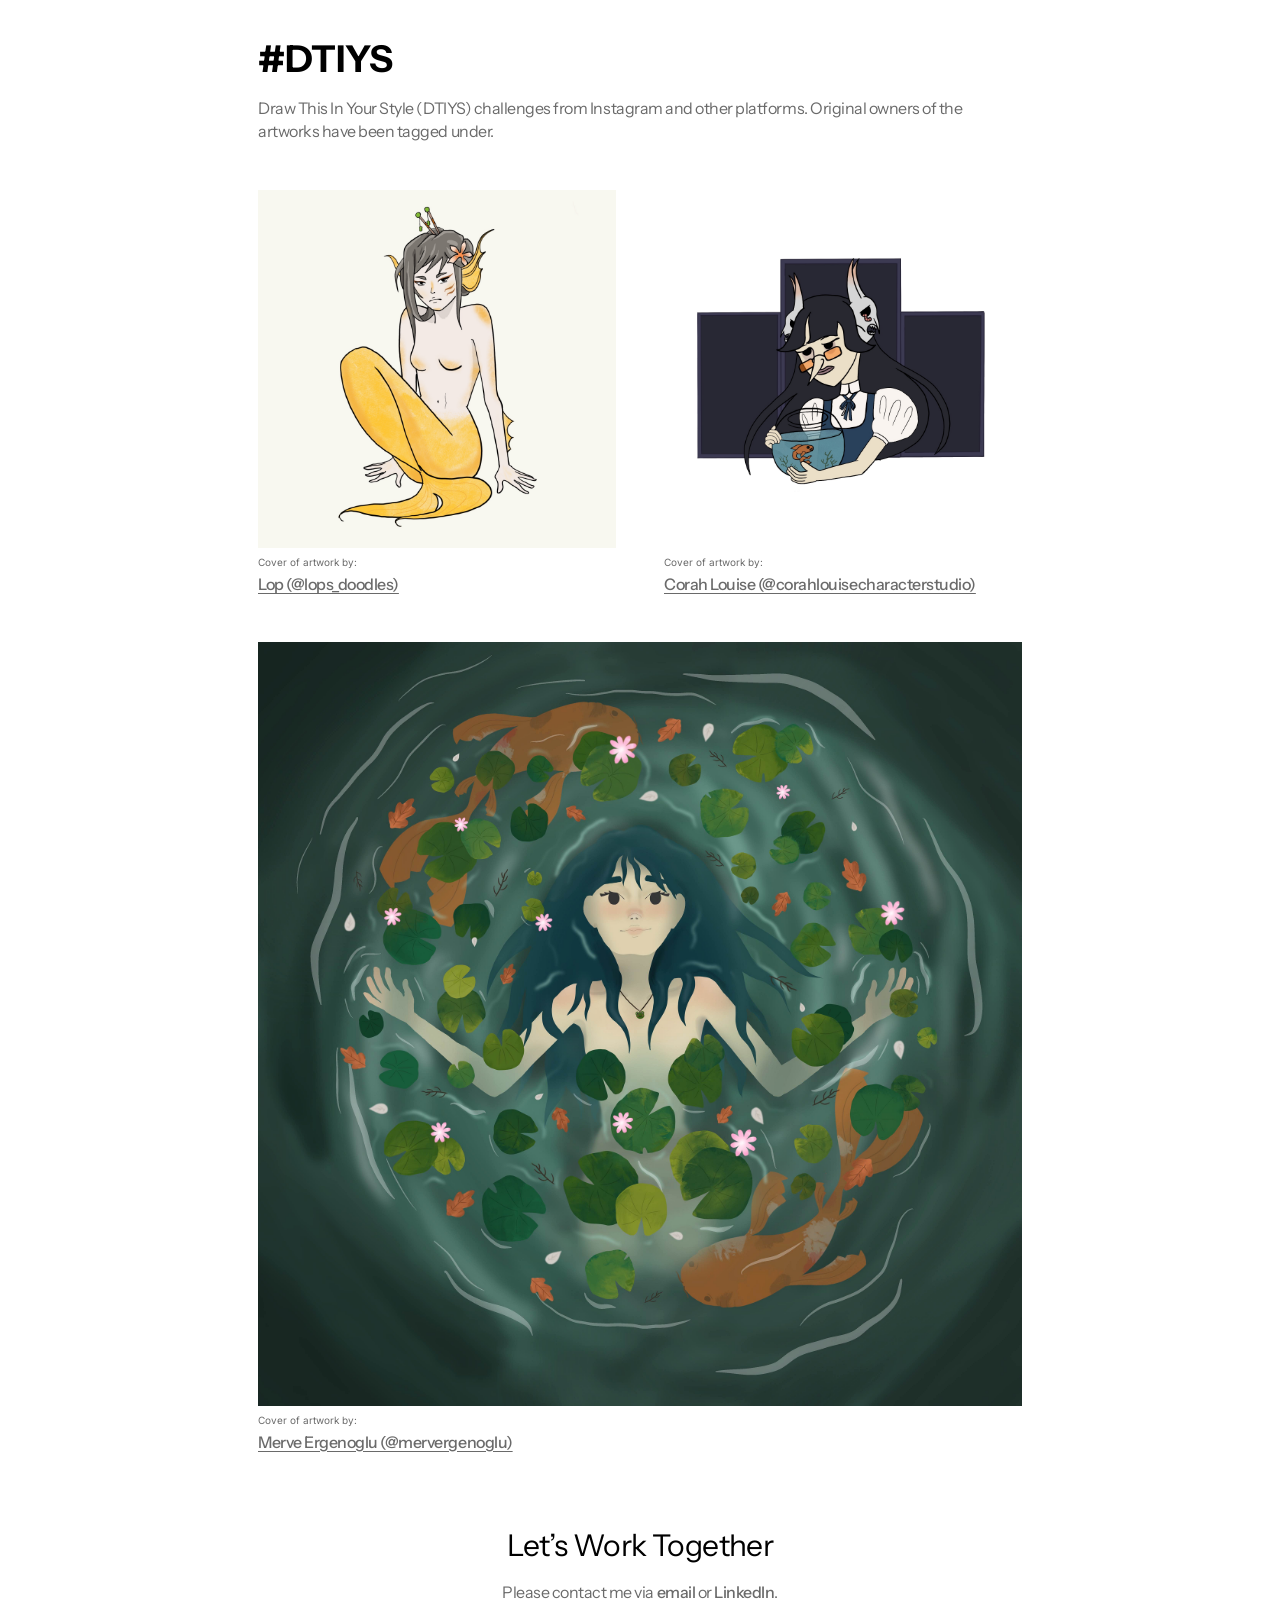
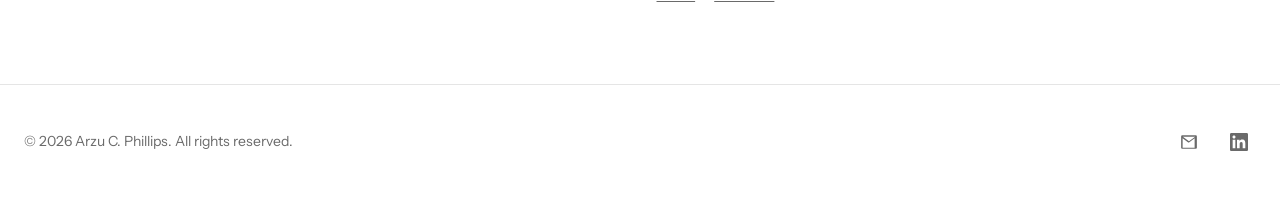
<file: gallery.html>
<!DOCTYPE html>
<html lang="en">
<head>
  <meta charset="UTF-8" />
  <meta name="viewport" content="width=device-width, initial-scale=1.0" />
  <title>Arzu C. Phillips — Gallery</title>
  <meta name="description" content="Digital art gallery of Arzu C. Phillips." />

  <meta property="og:type" content="website" />
  <meta property="og:url" content="https://cetinkaya.design/gallery.html" />
  <meta property="og:title" content="Arzu C. Phillips — Gallery" />
  <meta property="og:description" content="Digital art gallery of Arzu C. Phillips." />
  <meta property="og:image" content="https://cetinkaya.design/assets/og-image.png" />
  <meta property="og:image:width" content="1200" />
  <meta property="og:image:height" content="630" />
  <meta property="og:image" content="https://cetinkaya.design/assets/og-image-square.png" />
  <meta property="og:image:width" content="1200" />
  <meta property="og:image:height" content="1200" />

  <meta name="twitter:card" content="summary_large_image" />
  <meta name="twitter:title" content="Arzu C. Phillips — Gallery" />
  <meta name="twitter:description" content="Digital art gallery of Arzu C. Phillips." />
  <meta name="twitter:image" content="https://cetinkaya.design/assets/og-image.png" />

  <link rel="icon" href="assets/logo.png" />
  <link rel="stylesheet" href="styles.css?v=111" />
</head>
<body>
  <header class="site-header" id="site-header">
    <div class="site-header__logo-wrap">
      <button class="logo" type="button" onclick="window.location.href='index.html'">
        <span class="logo__mark"><img src="assets/logo.png" alt="Arzu C. Phillips logo" /></span>
        <span class="logo__text">Arzu C. Phillips</span>
      </button>
    </div>

    <button class="nav-toggle" id="nav-toggle" aria-label="Toggle navigation" aria-expanded="false" aria-controls="nav-links">
      <span></span>
      <span></span>
      <span></span>
    </button>

    <div class="site-header__nav-wrap">
      <nav class="nav-links" id="nav-links">
        <div class="nav-link">
          <a href="index.html">Projects</a>
        </div>
        <div class="nav-link nav-link--active">
          <a href="gallery.html" aria-current="page">Gallery</a>
        </div>
        <div class="nav-link">
          <a href="about.html">Bio</a>
        </div>
        <div class="nav-link">
          <a href="portfolio.html" target="_blank" rel="noopener">
            Portfolio
            <svg class="nav-link__external" viewBox="0 0 24 24" aria-hidden="true" focusable="false"><path d="M18 13v6a2 2 0 0 1-2 2H5a2 2 0 0 1-2-2V8a2 2 0 0 1 2-2h6"/><path d="M15 3h6v6"/><path d="M10 14L21 3"/></svg>
          </a>
        </div>
      </nav>
    </div>
  </header>

  <div class="page">
    <main class="main main--about">
      <div class="gallery">
        <section class="gallery-section">
          <div class="gallery-intro">
            <h2>Digital Art</h2>
            <p>Original artworks by me.</p>
          </div>

          <div class="gallery-row">
            <div class="gallery-item">
              <div class="gallery-item__image">
                <img src="assets/gallery/tulip.png" alt="Tulip digital painting" />
              </div>
              <p class="gallery-item__caption">Original Artwork By Me</p>
              <p class="gallery-item__title">Tulip</p>
            </div>
            <div class="gallery-item">
              <div class="gallery-item__image">
                <img src="assets/gallery/lavender.png" alt="Lavender digital painting" />
              </div>
              <p class="gallery-item__caption">Original Artwork By Me</p>
              <p class="gallery-item__title">Lavander</p>
            </div>
          </div>

          <div class="gallery-row">
            <div class="gallery-item">
              <div class="gallery-item__image">
                <img src="assets/gallery/tennant-frog-on-my-hat.png" alt="Character illustration with a frog on a hat" />
              </div>
              <p class="gallery-item__caption">Original Artwork By Me</p>
              <p class="gallery-item__title">Tennant Frog on My Hat</p>
            </div>
            <div class="gallery-item">
              <div class="gallery-item__image">
                <img src="assets/gallery/the-lamp-is-lava.png" alt="Lava lamp illustration" />
              </div>
              <p class="gallery-item__caption">Original Artwork By Me</p>
              <p class="gallery-item__title">The Lamp is Lava</p>
            </div>
          </div>

          <div class="gallery-row">
            <div class="gallery-item">
              <div class="gallery-item__image">
                <img src="assets/gallery/cover-yuka.png" alt="Fan art illustration" />
              </div>
              <p class="gallery-item__caption">Cover of Instagram photo by:</p>
              <a class="gallery-item__title" href="https://www.instagram.com/yuka?igsh=MXhpc3N4ZWNtMnRiaw==" target="_blank" rel="noopener">Yuka Mannami (@yuka)</a>
            </div>
            <div class="gallery-item">
              <div class="gallery-item__image">
                <img src="assets/gallery/cover-warukatta.png" alt="Fan art illustration" />
              </div>
              <p class="gallery-item__caption">Cover of Instagram photo by:</p>
              <a class="gallery-item__title" href="https://www.instagram.com/warukatta?igsh=cmI1OTdmeTQwbHN0" target="_blank" rel="noopener">Fernanda Ly (@warukatta)</a>
            </div>
          </div>
        </section>

        <section class="gallery-section">
          <div class="gallery-intro">
            <h2>#DTIYS</h2>
            <p>Draw This In Your Style (DTIYS) challenges from Instagram and other platforms. Original owners of the artworks have been tagged under.</p>
          </div>

          <div class="gallery-row">
            <div class="gallery-item">
              <div class="gallery-item__image">
                <img src="assets/gallery/cover-lop.png" alt="DTIYS artwork" />
              </div>
              <p class="gallery-item__caption">Cover of artwork by:</p>
              <a class="gallery-item__title" href="https://www.instagram.com/lops_doodles?igsh=YW5lejNnN2s3aTVr" target="_blank" rel="noopener">Lop (@lops_doodles)</a>
            </div>
            <div class="gallery-item">
              <div class="gallery-item__image">
                <img src="assets/gallery/cover-corah-louise.png" alt="DTIYS artwork" />
              </div>
              <p class="gallery-item__caption">Cover of artwork by:</p>
              <a class="gallery-item__title" href="https://www.instagram.com/corahlouisecharacterstudio?igsh=aHA1YjlxbDd5Z2Zt" target="_blank" rel="noopener">Corah Louise (@corahlouisecharacterstudio)</a>
            </div>
          </div>

          <div class="gallery-row">
            <div class="gallery-item">
              <div class="gallery-item__image">
                <img src="assets/gallery/cover-merve.png" alt="DTIYS artwork" />
              </div>
              <p class="gallery-item__caption">Cover of artwork by:</p>
              <a class="gallery-item__title" href="https://www.instagram.com/mervergenoglu?igsh=Z2RqMzloZGh5dHht" target="_blank" rel="noopener">Merve Ergenoglu (@mervergenoglu)</a>
            </div>
          </div>
        </section>
      </div>

      <section class="work-together">
        <h2>Let&rsquo;s Work Together</h2>
        <p>
          Please contact me via
          <a href="mailto:arzu@cetinkaya.design">email</a>
          or
          <a href="https://www.linkedin.com/in/arzucphillips/?isSelfProfile=true" target="_blank" rel="noopener">LinkedIn</a>.
        </p>
      </section>
    </main>

    <footer class="site-footer" id="site-footer">
      <p>&copy; <span id="footer-year"></span> Arzu C. Phillips. All rights reserved.</p>
      <div class="footer-links">
        <a href="mailto:arzu@cetinkaya.design" aria-label="Email">
          <svg viewBox="0 0 24 24" aria-hidden="true" focusable="false"><path d="M1.5 4.5A1.5 1.5 0 0 1 3 3h18a1.5 1.5 0 0 1 1.5 1.5v15a1.5 1.5 0 0 1-1.5 1.5H3A1.5 1.5 0 0 1 1.5 19.5v-15Zm2.3.5 8.2 6.15L20.2 5H3.8ZM19.5 7.14l-7.06 5.3a1.5 1.5 0 0 1-1.88 0L3.5 7.14V19.5h16V7.14Z"/></svg>
        </a>
        <a href="https://www.linkedin.com/in/arzucphillips/?isSelfProfile=true" target="_blank" rel="noopener" aria-label="LinkedIn">
          <svg viewBox="0 0 24 24" aria-hidden="true" focusable="false"><path d="M20.447 20.452h-3.554v-5.569c0-1.328-.027-3.037-1.852-3.037-1.853 0-2.136 1.445-2.136 2.939v5.667H9.351V9h3.414v1.561h.046c.477-.9 1.637-1.85 3.37-1.85 3.601 0 4.267 2.37 4.267 5.455v6.286zM5.337 7.433c-1.144 0-2.063-.926-2.063-2.065 0-1.138.92-2.063 2.063-2.063 1.14 0 2.064.925 2.064 2.063 0 1.139-.925 2.065-2.064 2.065zm1.782 13.019H3.555V9h3.564v11.452zM22.225 0H1.771C.792 0 0 .774 0 1.729v20.542C0 23.227.792 24 1.771 24h20.451C23.2 24 24 23.227 24 22.271V1.729C24 .774 23.2 0 22.222 0h.003z"/></svg>
        </a>
      </div>
    </footer>
  </div>
  <button id="back-to-top" class="back-to-top" type="button" aria-label="Back to top">
    <svg viewBox="0 0 24 24" aria-hidden="true" focusable="false"><path d="M12 19V5M5 12l7-7 7 7"/></svg>
  </button>


  <script src="script.js?v=103"></script>
</body>
</html>
</file>
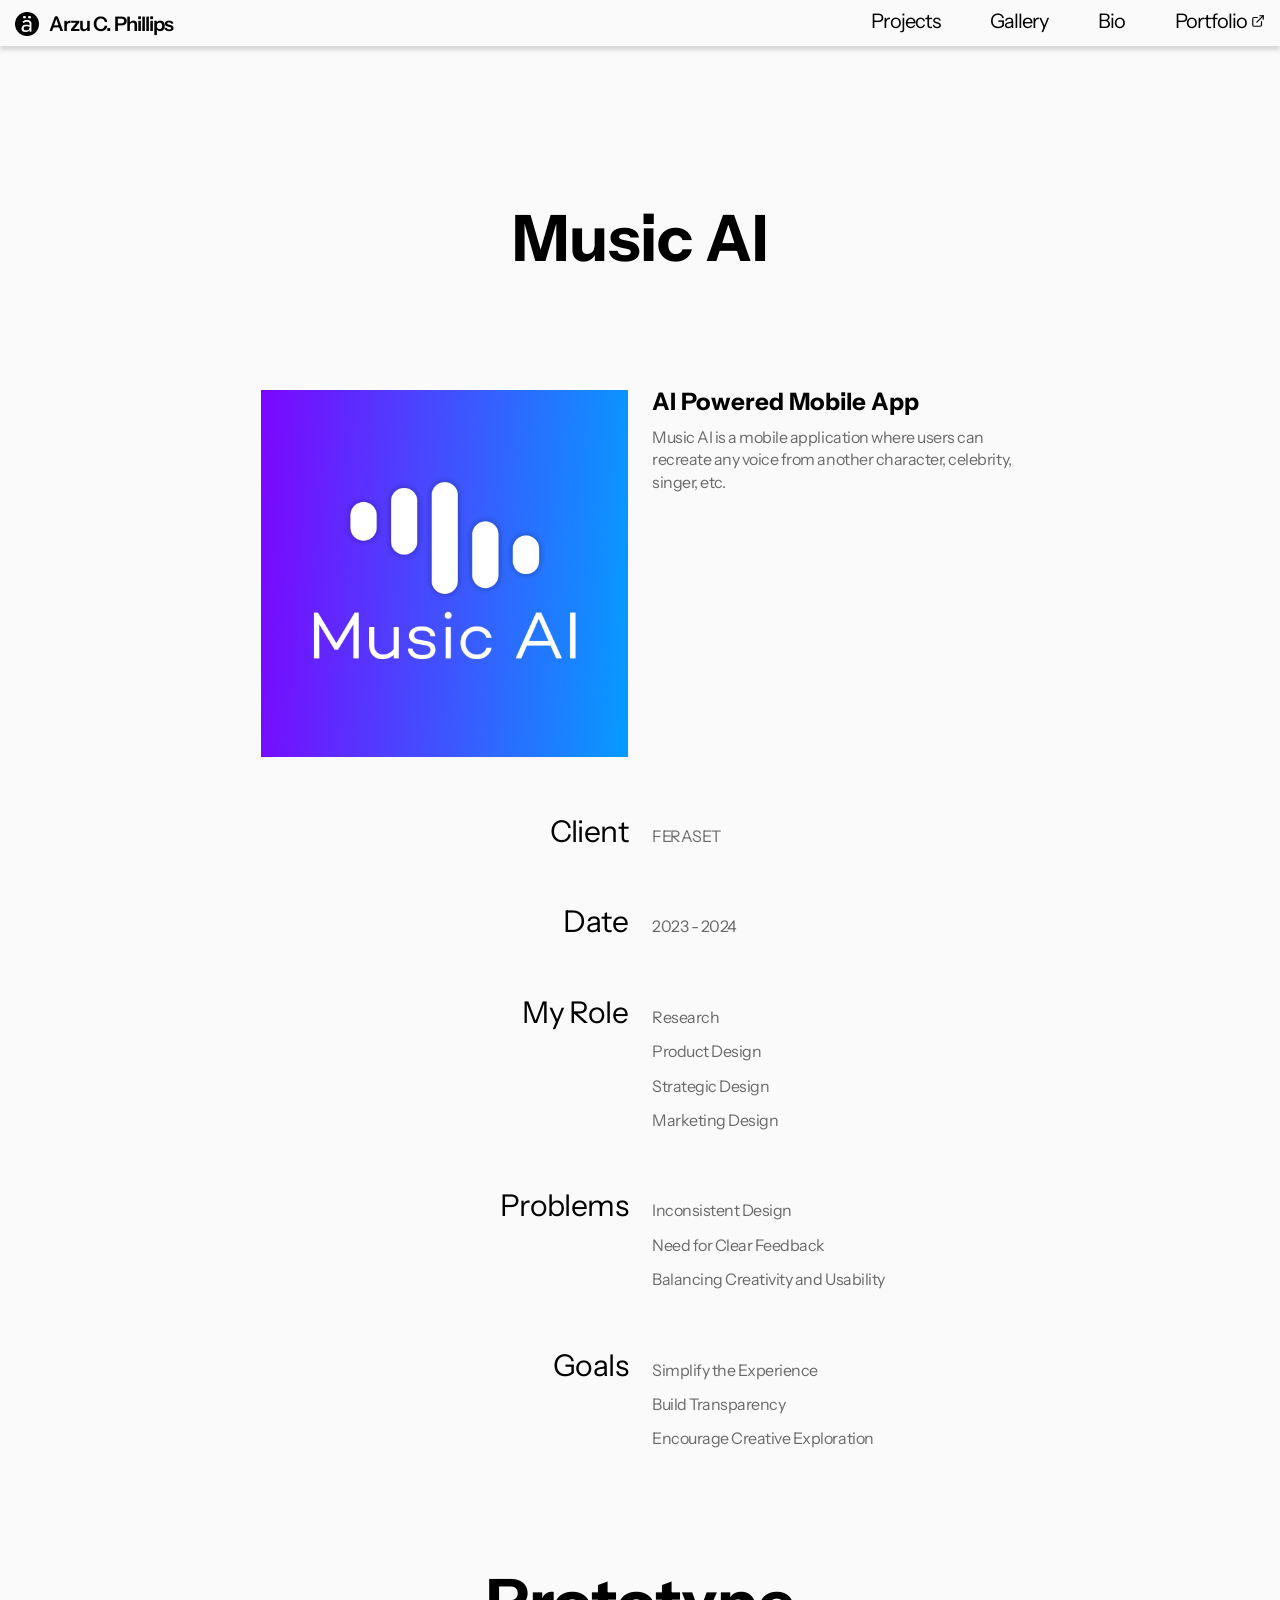
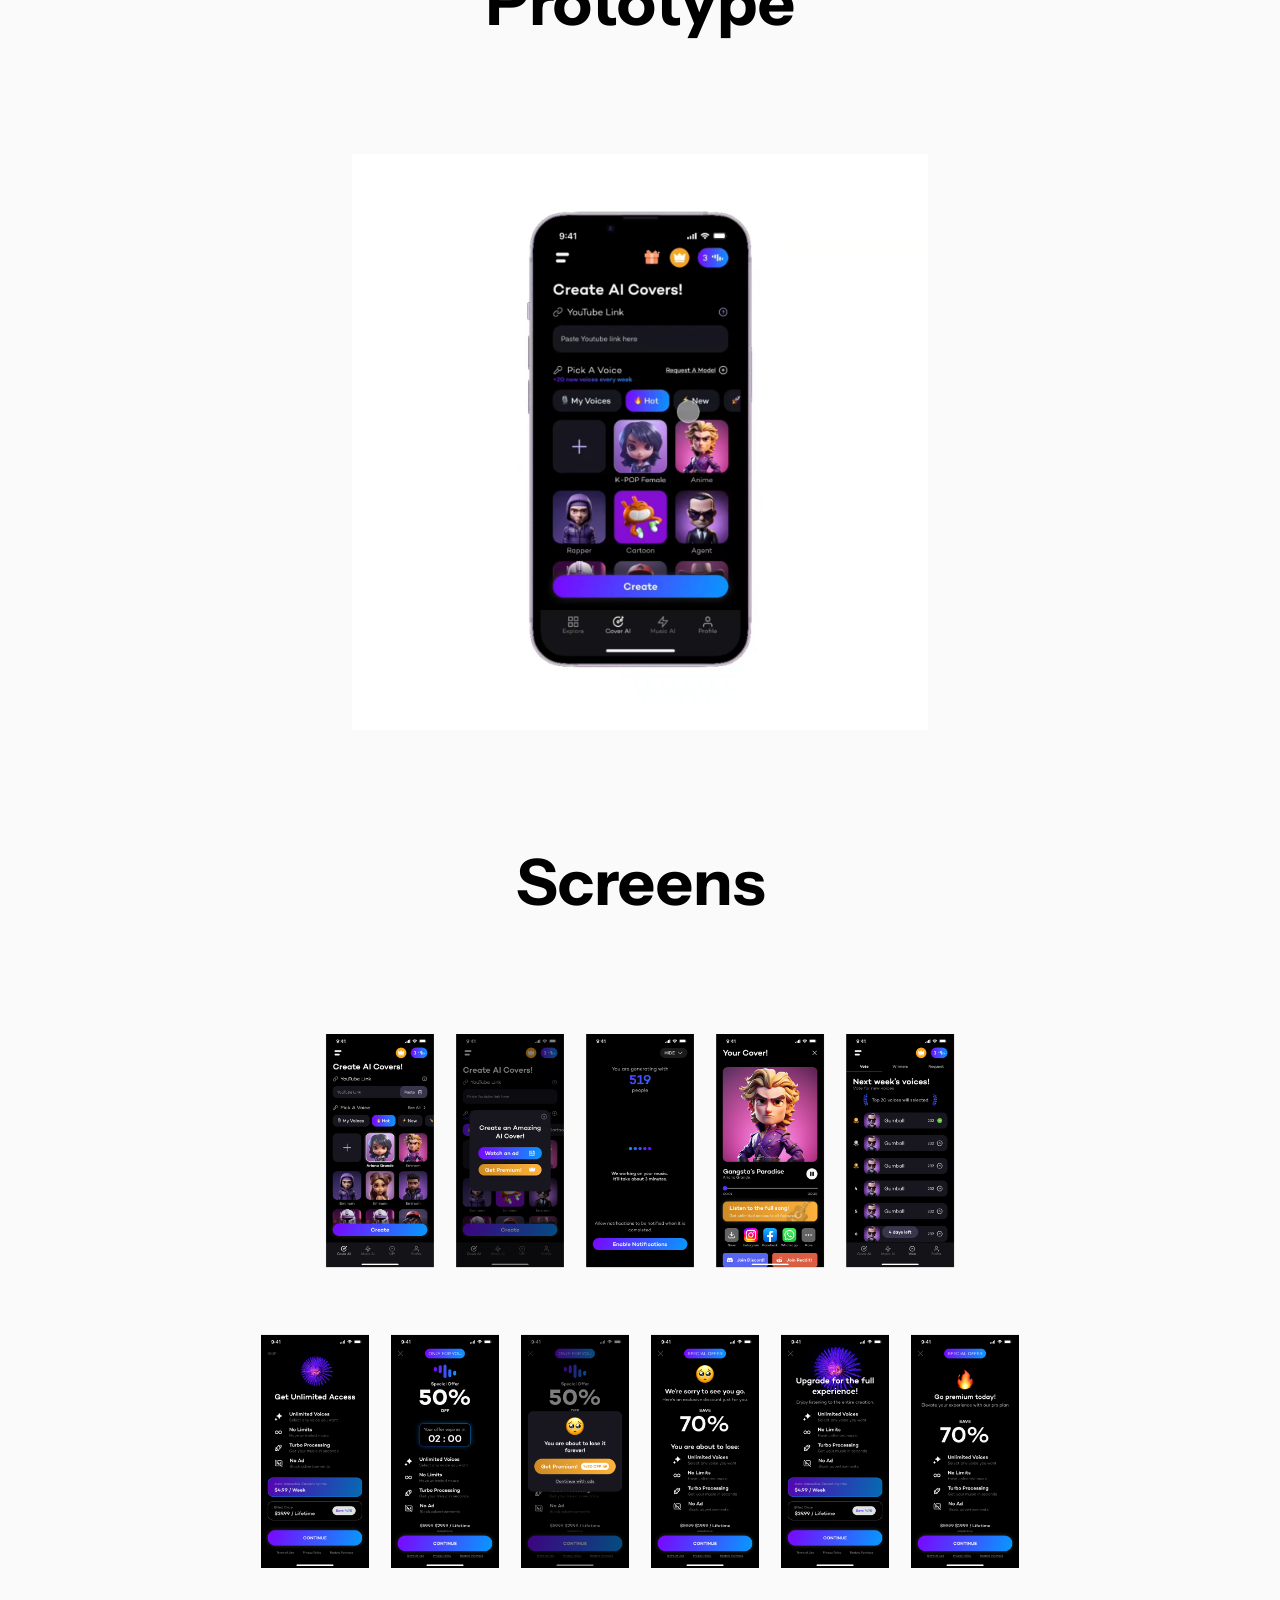
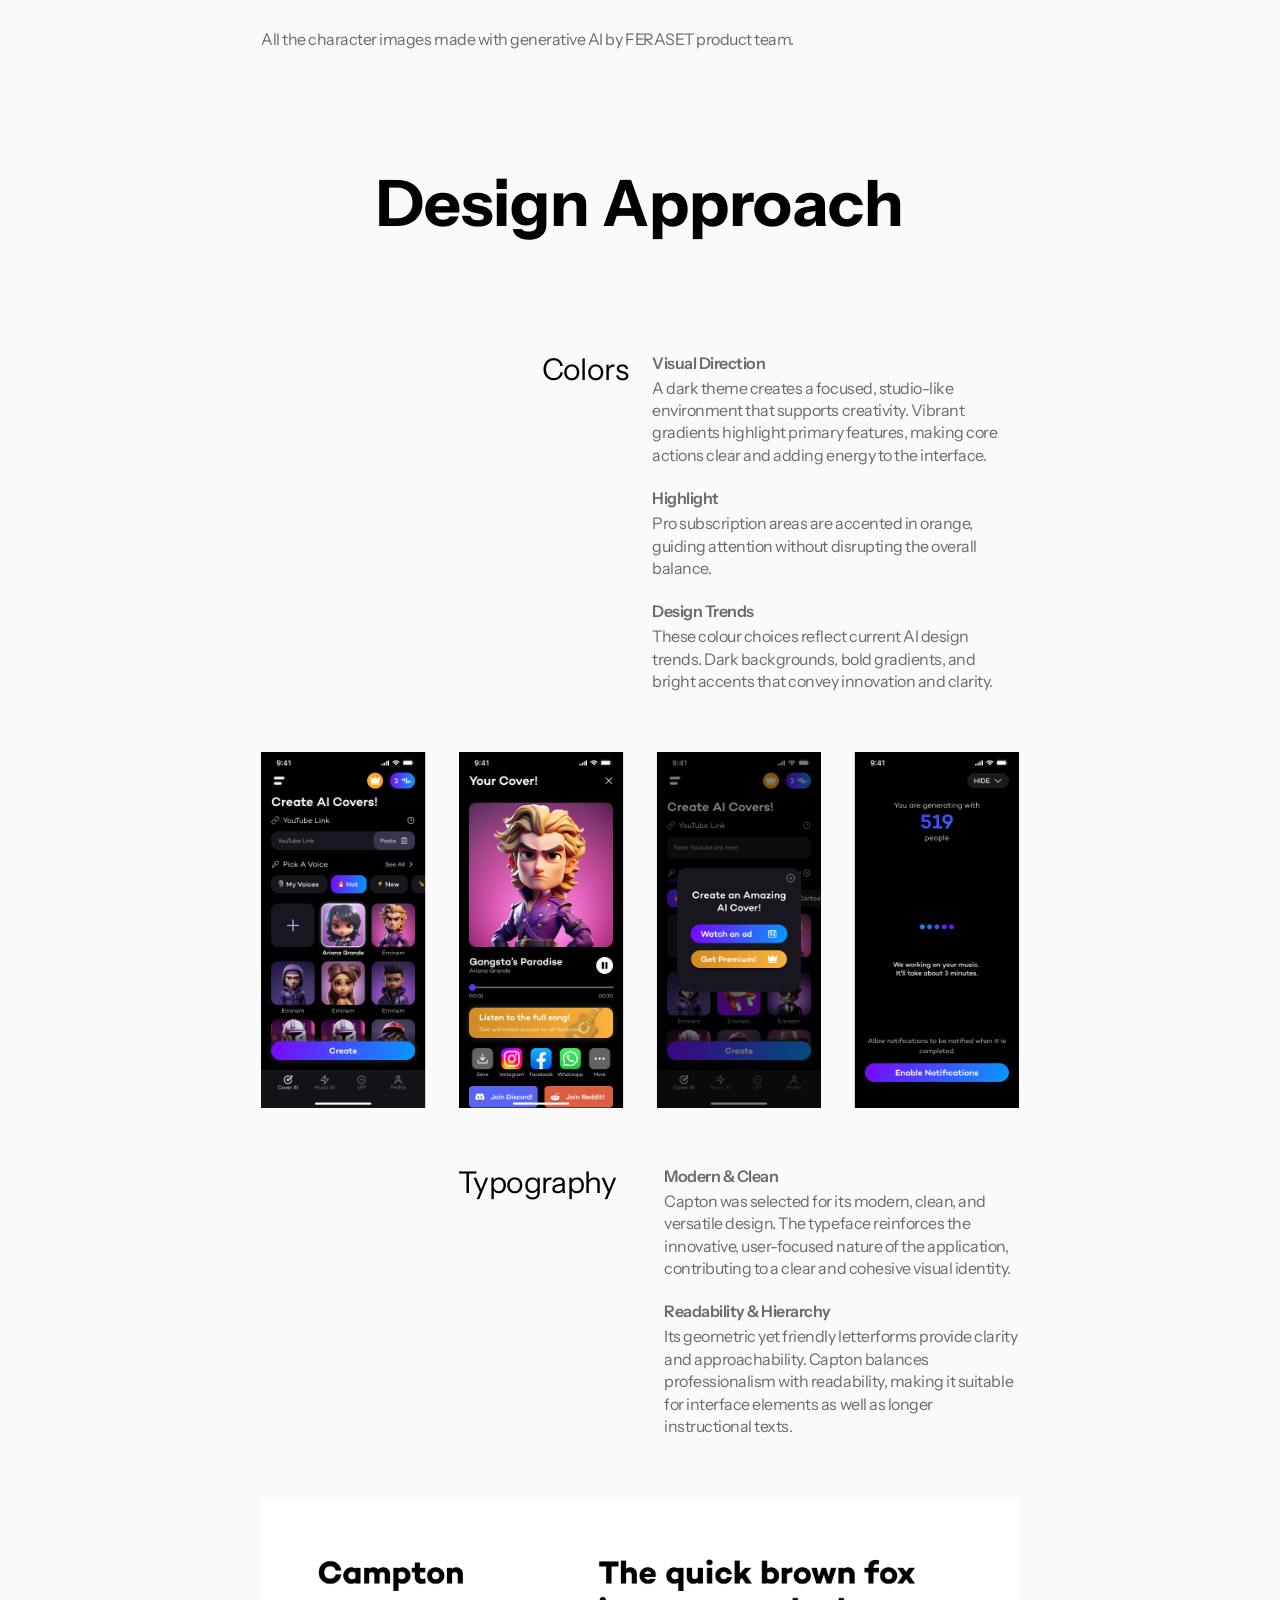
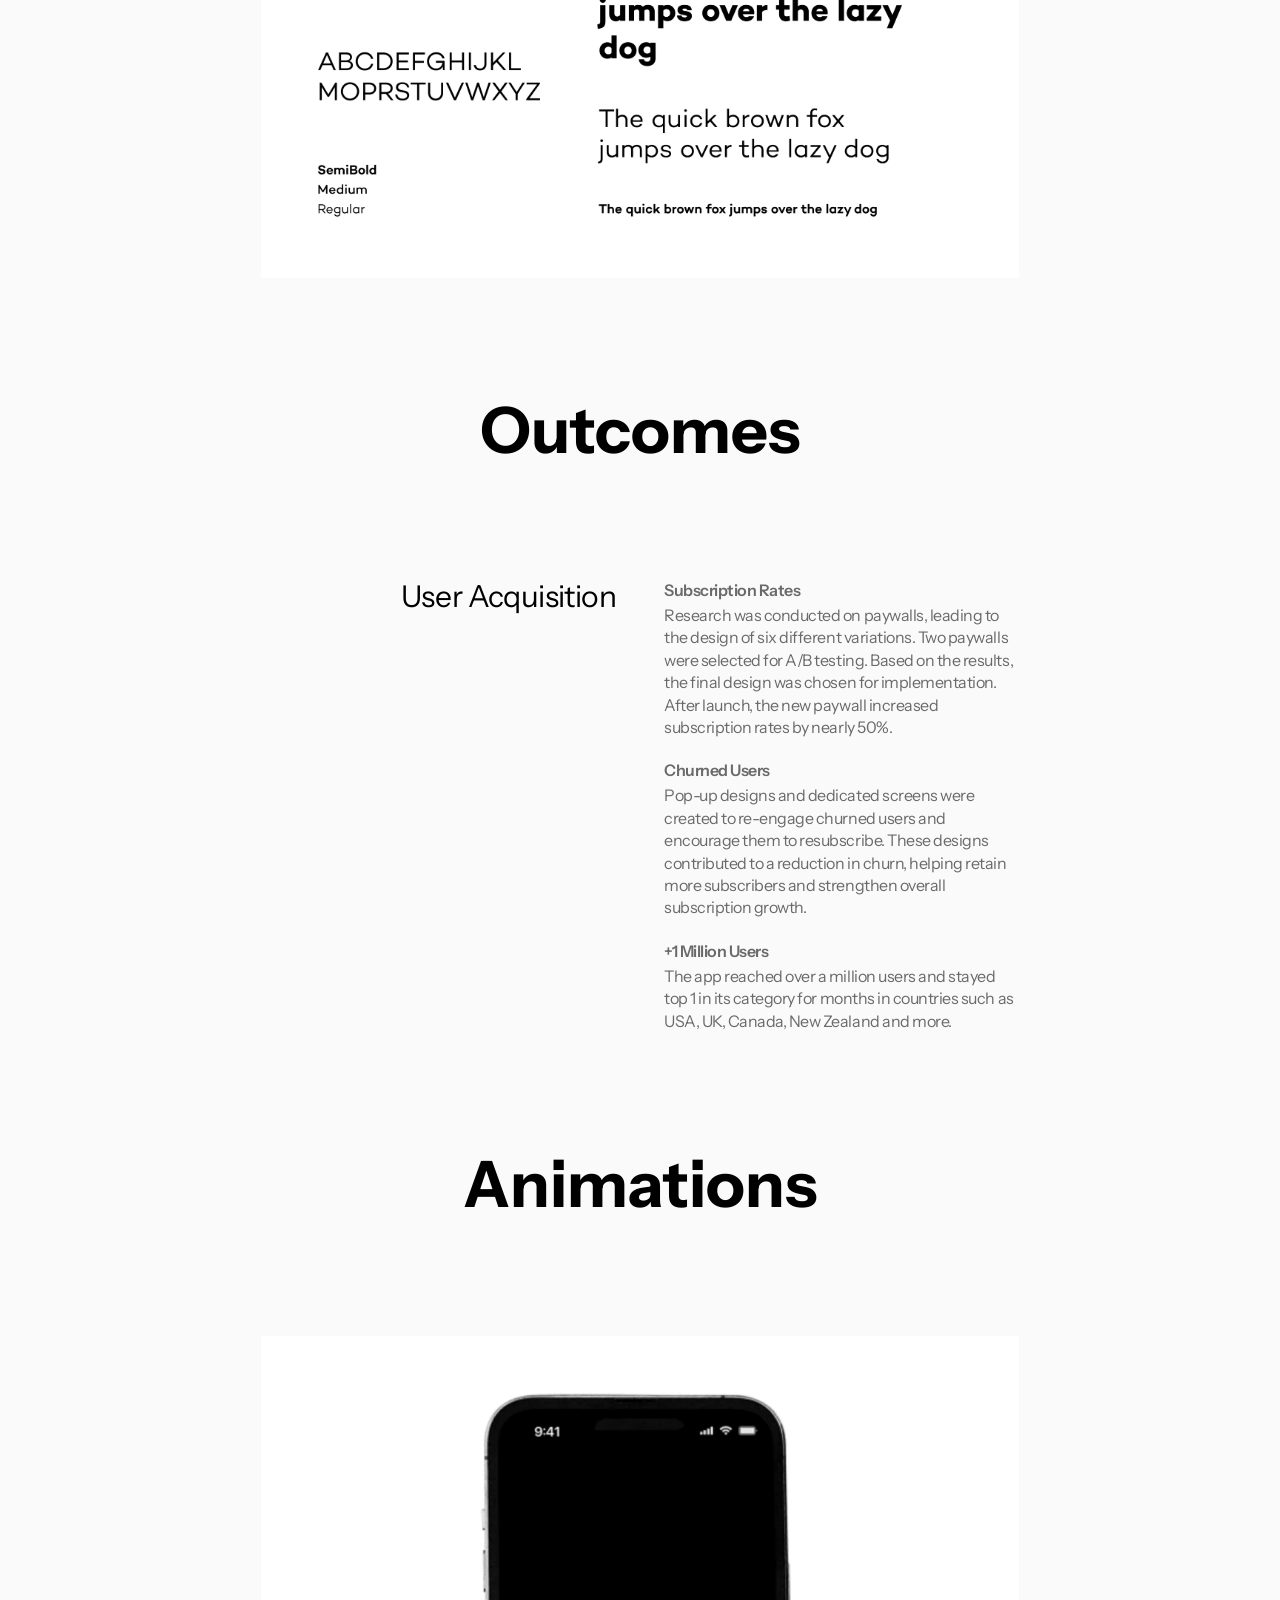
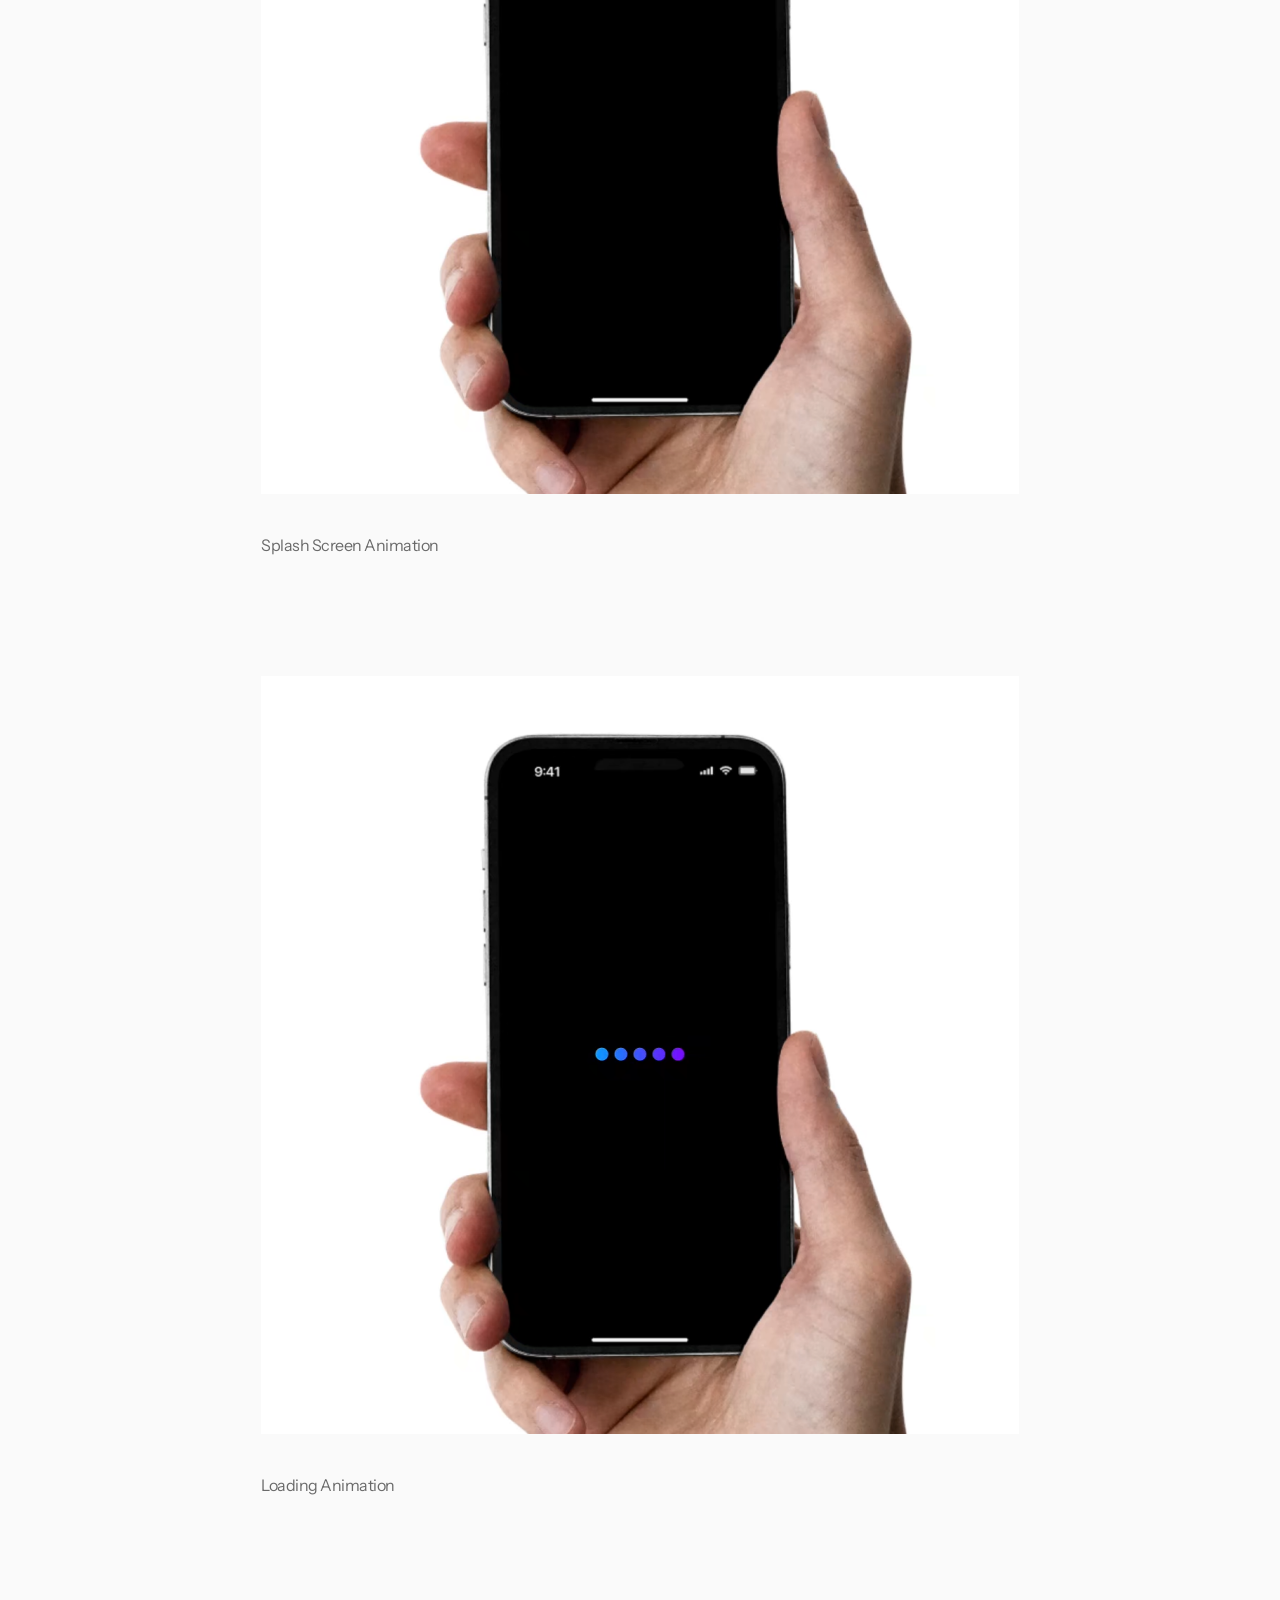
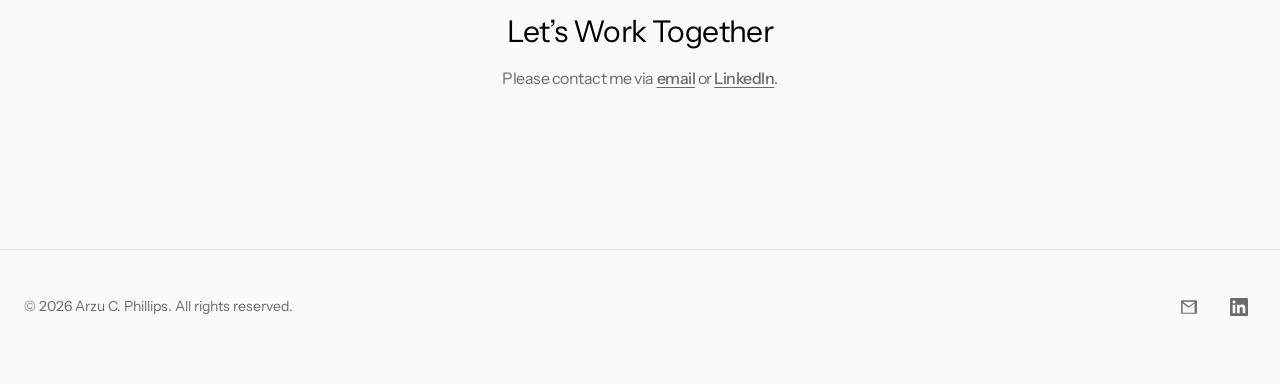
<file: musicai.html>
<!DOCTYPE html>
<html lang="en">
<head>
  <meta charset="UTF-8" />
  <meta name="viewport" content="width=device-width, initial-scale=1.0" />
  <title>Arzu C. Phillips — Music AI</title>
  <meta name="description" content="Music AI project case study: AI-powered mobile app for voice recreation." />

  <meta property="og:type" content="website" />
  <meta property="og:url" content="https://cetinkaya.design/musicai.html" />
  <meta property="og:title" content="Arzu C. Phillips — Music AI" />
  <meta property="og:description" content="Music AI project case study: AI-powered mobile app for voice recreation." />
  <meta property="og:image" content="https://cetinkaya.design/assets/og-image.png" />
  <meta property="og:image:width" content="1200" />
  <meta property="og:image:height" content="630" />
  <meta property="og:image" content="https://cetinkaya.design/assets/og-image-square.png" />
  <meta property="og:image:width" content="1200" />
  <meta property="og:image:height" content="1200" />

  <meta name="twitter:card" content="summary_large_image" />
  <meta name="twitter:title" content="Arzu C. Phillips — Music AI" />
  <meta name="twitter:description" content="Music AI project case study: AI-powered mobile app for voice recreation." />
  <meta name="twitter:image" content="https://cetinkaya.design/assets/og-image.png" />

  <link rel="icon" href="assets/logo.png" />
  <link rel="stylesheet" href="styles.css?v=111" />
</head>
<body class="theme-offwhite">
  <header class="site-header" id="site-header">
    <div class="site-header__logo-wrap">
      <button class="logo" type="button" onclick="window.location.href='index.html'">
        <span class="logo__mark"><img src="assets/logo.png" alt="Arzu C. Phillips logo" /></span>
        <span class="logo__text">Arzu C. Phillips</span>
      </button>
    </div>

    <button class="nav-toggle" id="nav-toggle" aria-label="Toggle navigation" aria-expanded="false" aria-controls="nav-links">
      <span></span>
      <span></span>
      <span></span>
    </button>

    <div class="site-header__nav-wrap">
      <nav class="nav-links" id="nav-links">
        <div class="nav-link">
          <a href="index.html">Projects</a>
        </div>
        <div class="nav-link">
          <a href="gallery.html">Gallery</a>
        </div>
        <div class="nav-link">
          <a href="about.html">Bio</a>
        </div>
        <div class="nav-link">
          <a href="portfolio.html" target="_blank" rel="noopener">
            Portfolio
            <svg class="nav-link__external" viewBox="0 0 24 24" aria-hidden="true" focusable="false"><path d="M18 13v6a2 2 0 0 1-2 2H5a2 2 0 0 1-2-2V8a2 2 0 0 1 2-2h6"/><path d="M15 3h6v6"/><path d="M10 14L21 3"/></svg>
          </a>
        </div>
      </nav>
    </div>
  </header>

  <div class="page">
    <main class="main main--project">
      <h1 class="project-heading">Music AI</h1>

      <div class="overview">
        <div class="overview-intro">
          <div class="overview-intro__image">
            <img src="assets/projects/musicai-detail/hero.png" alt="Music AI app icon" />
          </div>
          <div class="overview-intro__text">
            <h2>AI Powered Mobile App</h2>
            <p>Music AI is a mobile application where users can recreate any voice from another character, celebrity, singer, etc.</p>
          </div>
        </div>

        <div class="detail-row detail-row--baseline">
          <p class="detail-row__label">Client</p>
          <div class="detail-row__content">
            <p>FERASET</p>
          </div>
        </div>

        <div class="detail-row detail-row--baseline">
          <p class="detail-row__label">Date</p>
          <div class="detail-row__content">
            <p>2023 - 2024</p>
          </div>
        </div>

        <div class="detail-row detail-row--baseline">
          <p class="detail-row__label">My Role</p>
          <div class="detail-row__content">
            <p>Research</p>
            <p>Product Design</p>
            <p>Strategic Design</p>
            <p>Marketing Design</p>
          </div>
        </div>

        <div class="detail-row detail-row--baseline">
          <p class="detail-row__label">Problems</p>
          <div class="detail-row__content">
            <p>Inconsistent Design</p>
            <p>Need for Clear Feedback</p>
            <p>Balancing Creativity and Usability</p>
          </div>
        </div>

        <div class="detail-row detail-row--baseline">
          <p class="detail-row__label">Goals</p>
          <div class="detail-row__content">
            <p>Simplify the Experience</p>
            <p>Build Transparency</p>
            <p>Encourage Creative Exploration</p>
          </div>
        </div>
      </div>

      <h2 class="project-heading">Prototype</h2>

      <div class="design-approach">
        <video class="selected-work__image selected-work__video--phone no-interact-video" src="assets/portfolio/music-ai-demo.mp4" poster="assets/portfolio/music-ai-phone.png" autoplay muted loop playsinline disablepictureinpicture disableremoteplayback aria-hidden="true" tabindex="-1"></video>
      </div>

      <h2 class="project-heading">Screens</h2>

      <div class="design-approach">
        <div class="design-approach__image design-approach__image--screens">
          <img src="assets/projects/musicai-detail/screens.png" alt="Music AI app screens" />
        </div>
        <p class="showcase-video__caption">All the character images made with generative AI by FERASET product team.</p>
      </div>

      <h2 class="project-heading">Design Approach</h2>

      <div class="design-approach">
        <div class="detail-row">
          <p class="detail-row__label">Colors</p>
          <div class="detail-row__content detail-row__content--paragraphs">
            <div class="pharagraph">
              <p class="pharagraph__title">Visual Direction</p>
              <p class="pharagraph__body">A dark theme creates a focused, studio-like environment that supports creativity. Vibrant gradients highlight primary features, making core actions clear and adding energy to the interface.</p>
            </div>
            <div class="pharagraph">
              <p class="pharagraph__title">Highlight</p>
              <p class="pharagraph__body">Pro subscription areas are accented in orange, guiding attention without disrupting the overall balance.</p>
            </div>
            <div class="pharagraph">
              <p class="pharagraph__title">Design Trends</p>
              <p class="pharagraph__body">These colour choices reflect current AI design trends. Dark backgrounds, bold gradients, and bright accents that convey innovation and clarity.</p>
            </div>
          </div>
        </div>

        <div class="design-approach__image design-approach__image--colors">
          <img src="assets/projects/musicai-detail/colors.png" alt="Music AI colour palette" />
        </div>

        <div class="detail-row detail-row--wide-gap">
          <p class="detail-row__label">Typography</p>
          <div class="detail-row__content detail-row__content--paragraphs">
            <div class="pharagraph">
              <p class="pharagraph__title">Modern &amp; Clean</p>
              <p class="pharagraph__body">Capton was selected for its modern, clean, and versatile design. The typeface reinforces the innovative, user-focused nature of the application, contributing to a clear and cohesive visual identity.</p>
            </div>
            <div class="pharagraph">
              <p class="pharagraph__title">Readability &amp; Hierarchy</p>
              <p class="pharagraph__body">Its geometric yet friendly letterforms provide clarity and approachability. Capton balances professionalism with readability, making it suitable for interface elements as well as longer instructional texts.</p>
            </div>
          </div>
        </div>

        <div class="design-approach__image design-approach__image--typography">
          <img src="assets/projects/musicai-detail/typography.png" alt="Music AI typography specimen" />
        </div>
      </div>

      <h2 class="project-heading">Outcomes</h2>

      <div class="design-approach">
        <div class="detail-row detail-row--wide-gap">
          <p class="detail-row__label">User Acquisition</p>
          <div class="detail-row__content detail-row__content--paragraphs">
            <div class="pharagraph">
              <p class="pharagraph__title">Subscription Rates</p>
              <p class="pharagraph__body">Research was conducted on paywalls, leading to the design of six different variations. Two paywalls were selected for A/B testing. Based on the results, the final design was chosen for implementation. After launch, the new paywall increased subscription rates by nearly 50%.</p>
            </div>
            <div class="pharagraph">
              <p class="pharagraph__title">Churned Users</p>
              <p class="pharagraph__body">Pop-up designs and dedicated screens were created to re-engage churned users and encourage them to resubscribe. These designs contributed to a reduction in churn, helping retain more subscribers and strengthen overall subscription growth.</p>
            </div>
            <div class="pharagraph">
              <p class="pharagraph__title">+1 Million Users</p>
              <p class="pharagraph__body">The app reached over a million users and stayed top 1 in its category for months in countries such as USA, UK, Canada, New Zealand and more.</p>
            </div>
          </div>
        </div>
      </div>

      <h2 class="project-heading">Animations</h2>

      <div class="design-approach design-approach--tight">
        <div class="design-approach__image design-approach__image--animation">
          <video src="assets/projects/musicai-detail/splash-animation.mp4" poster="assets/projects/musicai-detail/splash-animation.png" autoplay loop muted playsinline aria-label="Splash screen animation preview"></video>
        </div>
        <p class="showcase-video__caption">Splash Screen Animation</p>
      </div>

      <div class="design-approach design-approach--tight">
        <div class="design-approach__image design-approach__image--animation">
          <video src="assets/projects/musicai-detail/loading-animation.mp4" poster="assets/projects/musicai-detail/loading-animation.png" autoplay loop muted playsinline aria-label="Loading animation preview"></video>
        </div>
        <p class="showcase-video__caption">Loading Animation</p>
      </div>

      <section class="work-together">
        <h2>Let&rsquo;s Work Together</h2>
        <p>
          Please contact me via
          <a href="mailto:arzu@cetinkaya.design">email</a>
          or
          <a href="https://www.linkedin.com/in/arzucphillips/?isSelfProfile=true" target="_blank" rel="noopener">LinkedIn</a>.
        </p>
      </section>
    </main>

    <footer class="site-footer" id="site-footer">
      <p>&copy; <span id="footer-year"></span> Arzu C. Phillips. All rights reserved.</p>
      <div class="footer-links">
        <a href="mailto:arzu@cetinkaya.design" aria-label="Email">
          <svg viewBox="0 0 24 24" aria-hidden="true" focusable="false"><path d="M1.5 4.5A1.5 1.5 0 0 1 3 3h18a1.5 1.5 0 0 1 1.5 1.5v15a1.5 1.5 0 0 1-1.5 1.5H3A1.5 1.5 0 0 1 1.5 19.5v-15Zm2.3.5 8.2 6.15L20.2 5H3.8ZM19.5 7.14l-7.06 5.3a1.5 1.5 0 0 1-1.88 0L3.5 7.14V19.5h16V7.14Z"/></svg>
        </a>
        <a href="https://www.linkedin.com/in/arzucphillips/?isSelfProfile=true" target="_blank" rel="noopener" aria-label="LinkedIn">
          <svg viewBox="0 0 24 24" aria-hidden="true" focusable="false"><path d="M20.447 20.452h-3.554v-5.569c0-1.328-.027-3.037-1.852-3.037-1.853 0-2.136 1.445-2.136 2.939v5.667H9.351V9h3.414v1.561h.046c.477-.9 1.637-1.85 3.37-1.85 3.601 0 4.267 2.37 4.267 5.455v6.286zM5.337 7.433c-1.144 0-2.063-.926-2.063-2.065 0-1.138.92-2.063 2.063-2.063 1.14 0 2.064.925 2.064 2.063 0 1.139-.925 2.065-2.064 2.065zm1.782 13.019H3.555V9h3.564v11.452zM22.225 0H1.771C.792 0 0 .774 0 1.729v20.542C0 23.227.792 24 1.771 24h20.451C23.2 24 24 23.227 24 22.271V1.729C24 .774 23.2 0 22.222 0h.003z"/></svg>
        </a>
      </div>
    </footer>
  </div>
  <button id="back-to-top" class="back-to-top" type="button" aria-label="Back to top">
    <svg viewBox="0 0 24 24" aria-hidden="true" focusable="false"><path d="M12 19V5M5 12l7-7 7 7"/></svg>
  </button>


  <script src="script.js?v=103"></script>
</body>
</html>
</file>
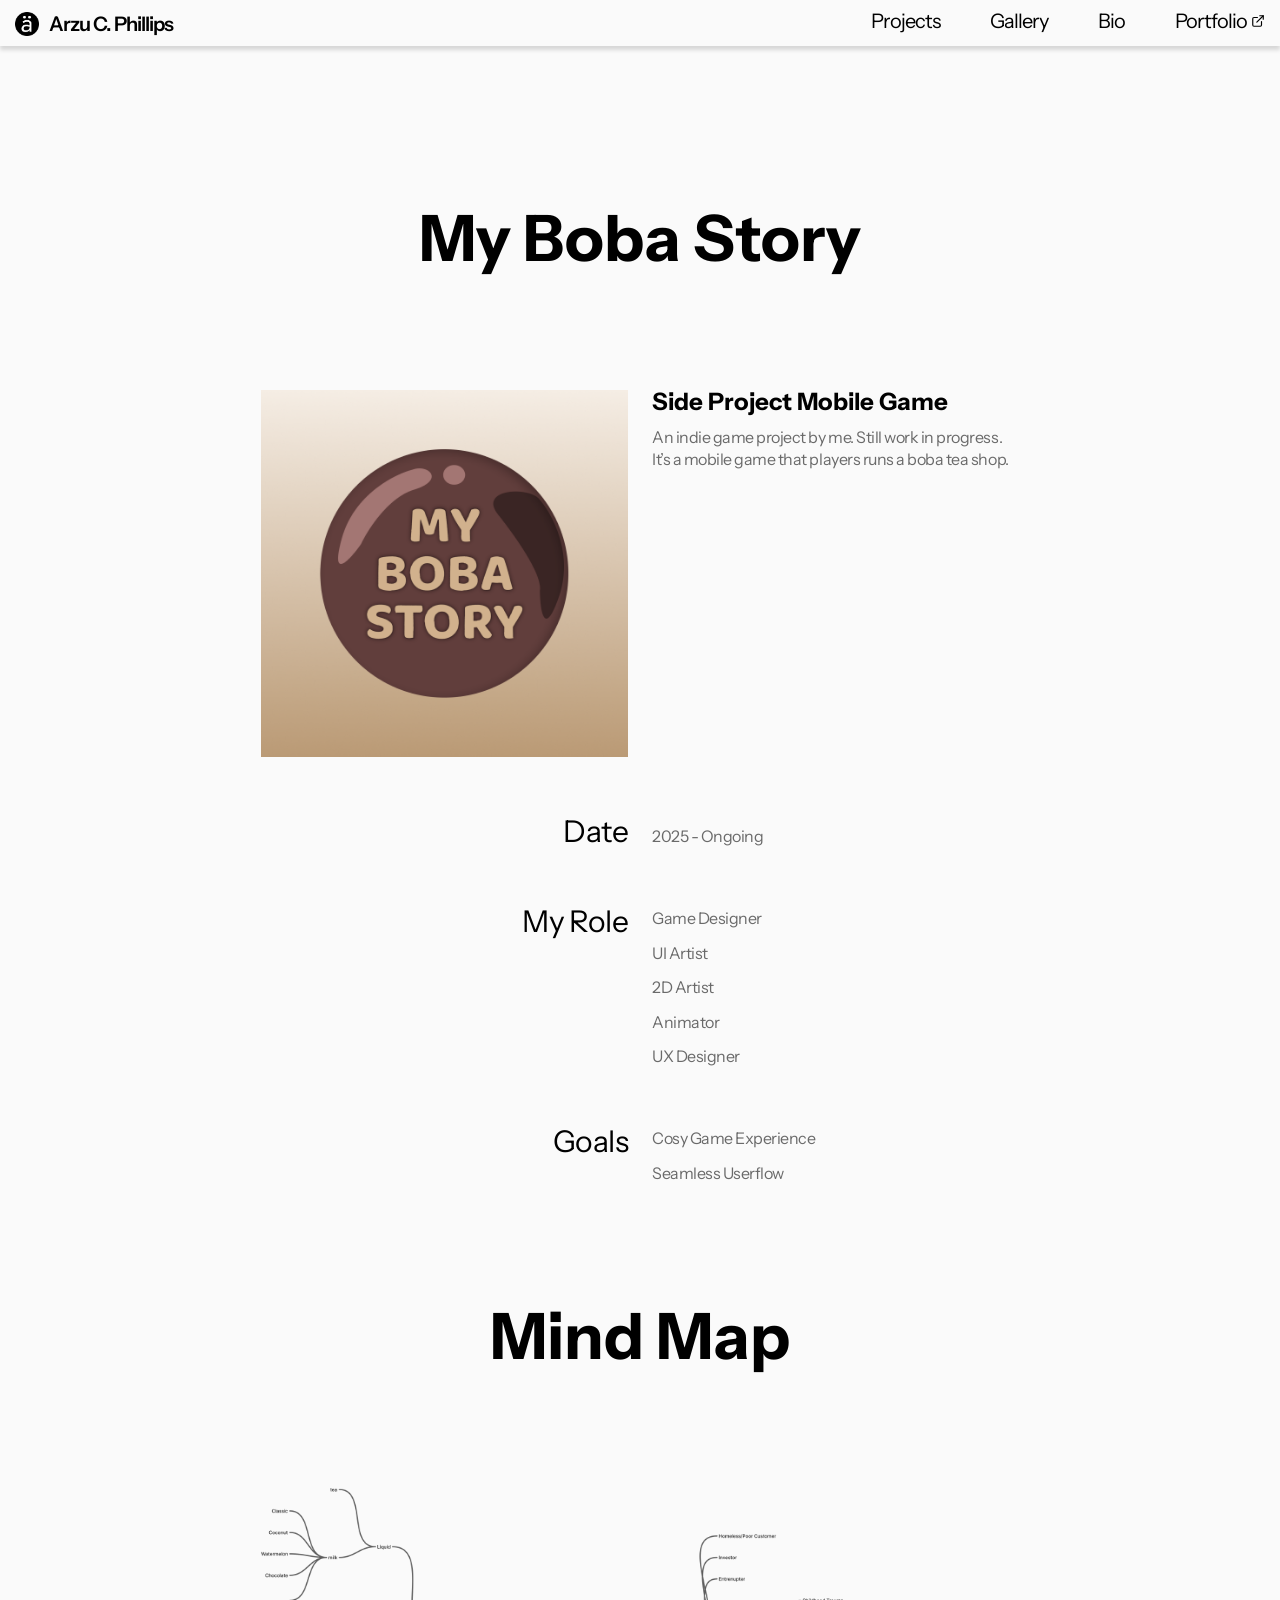
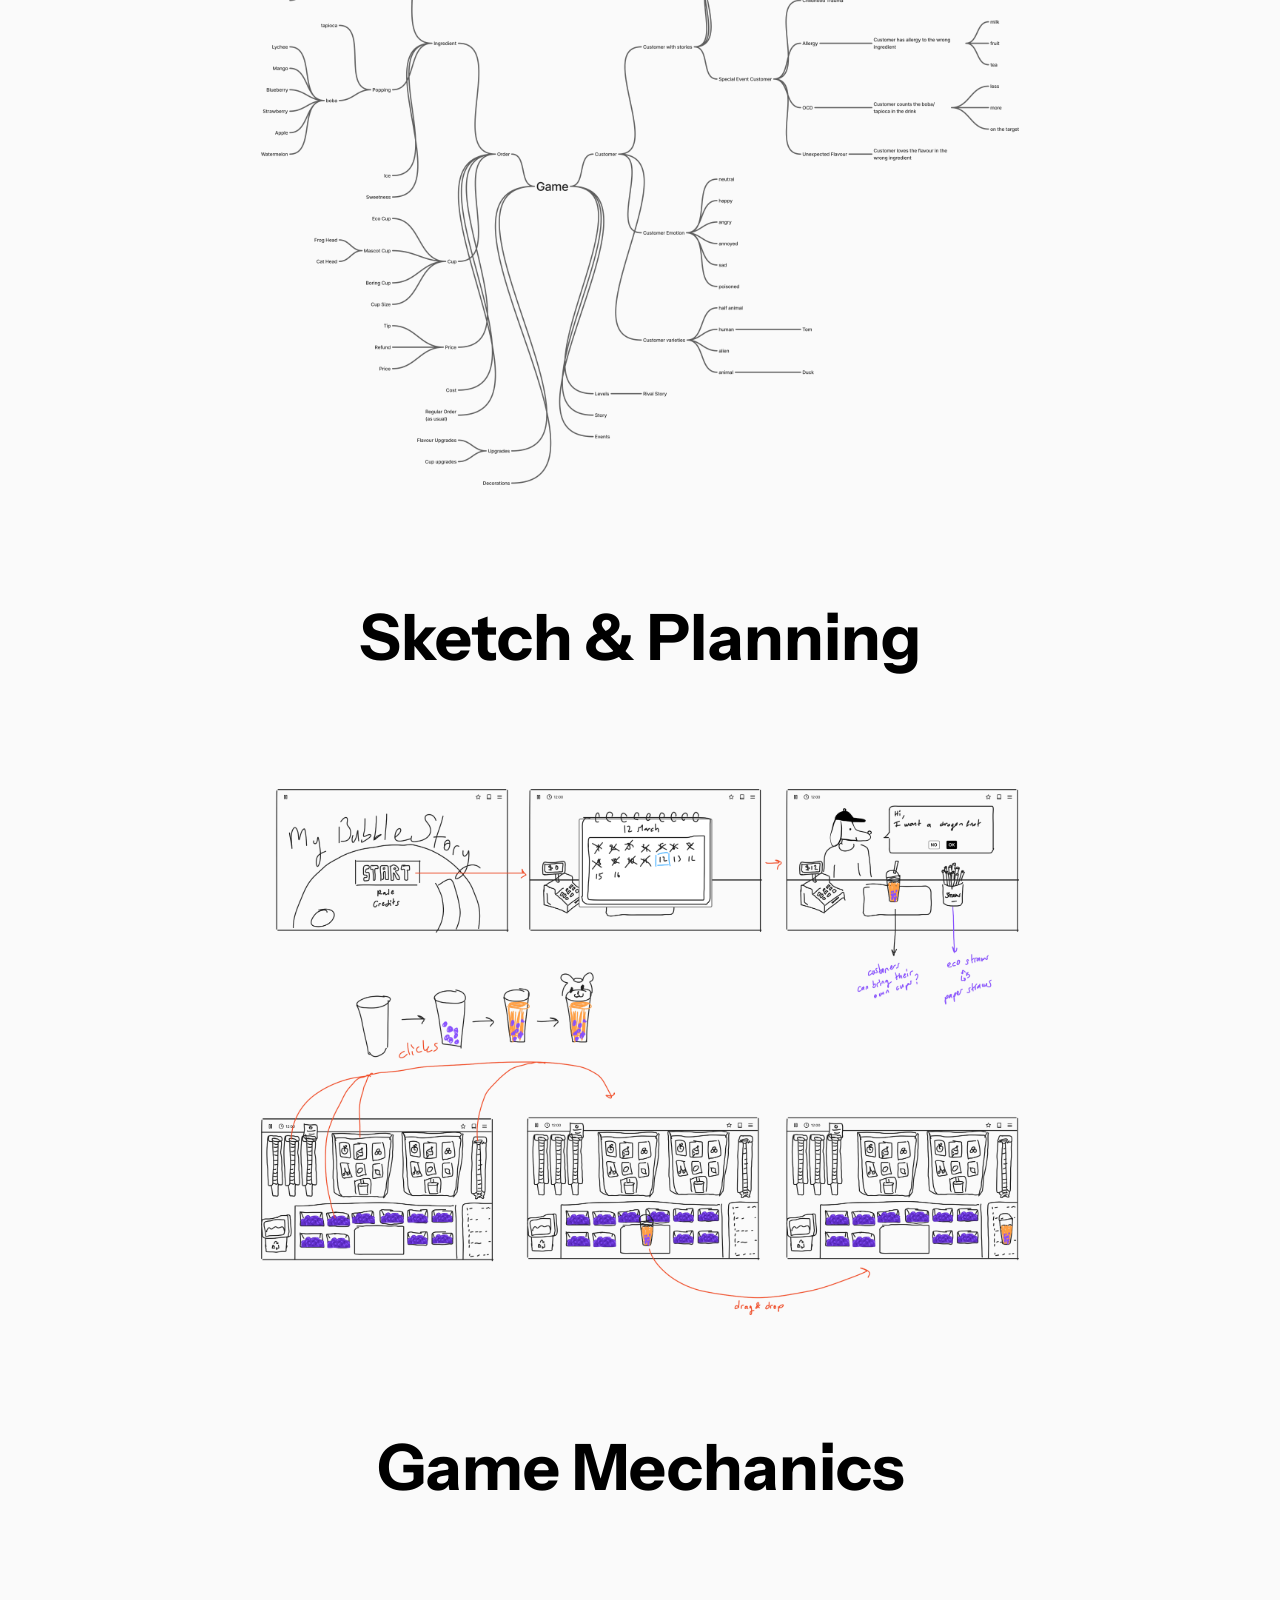
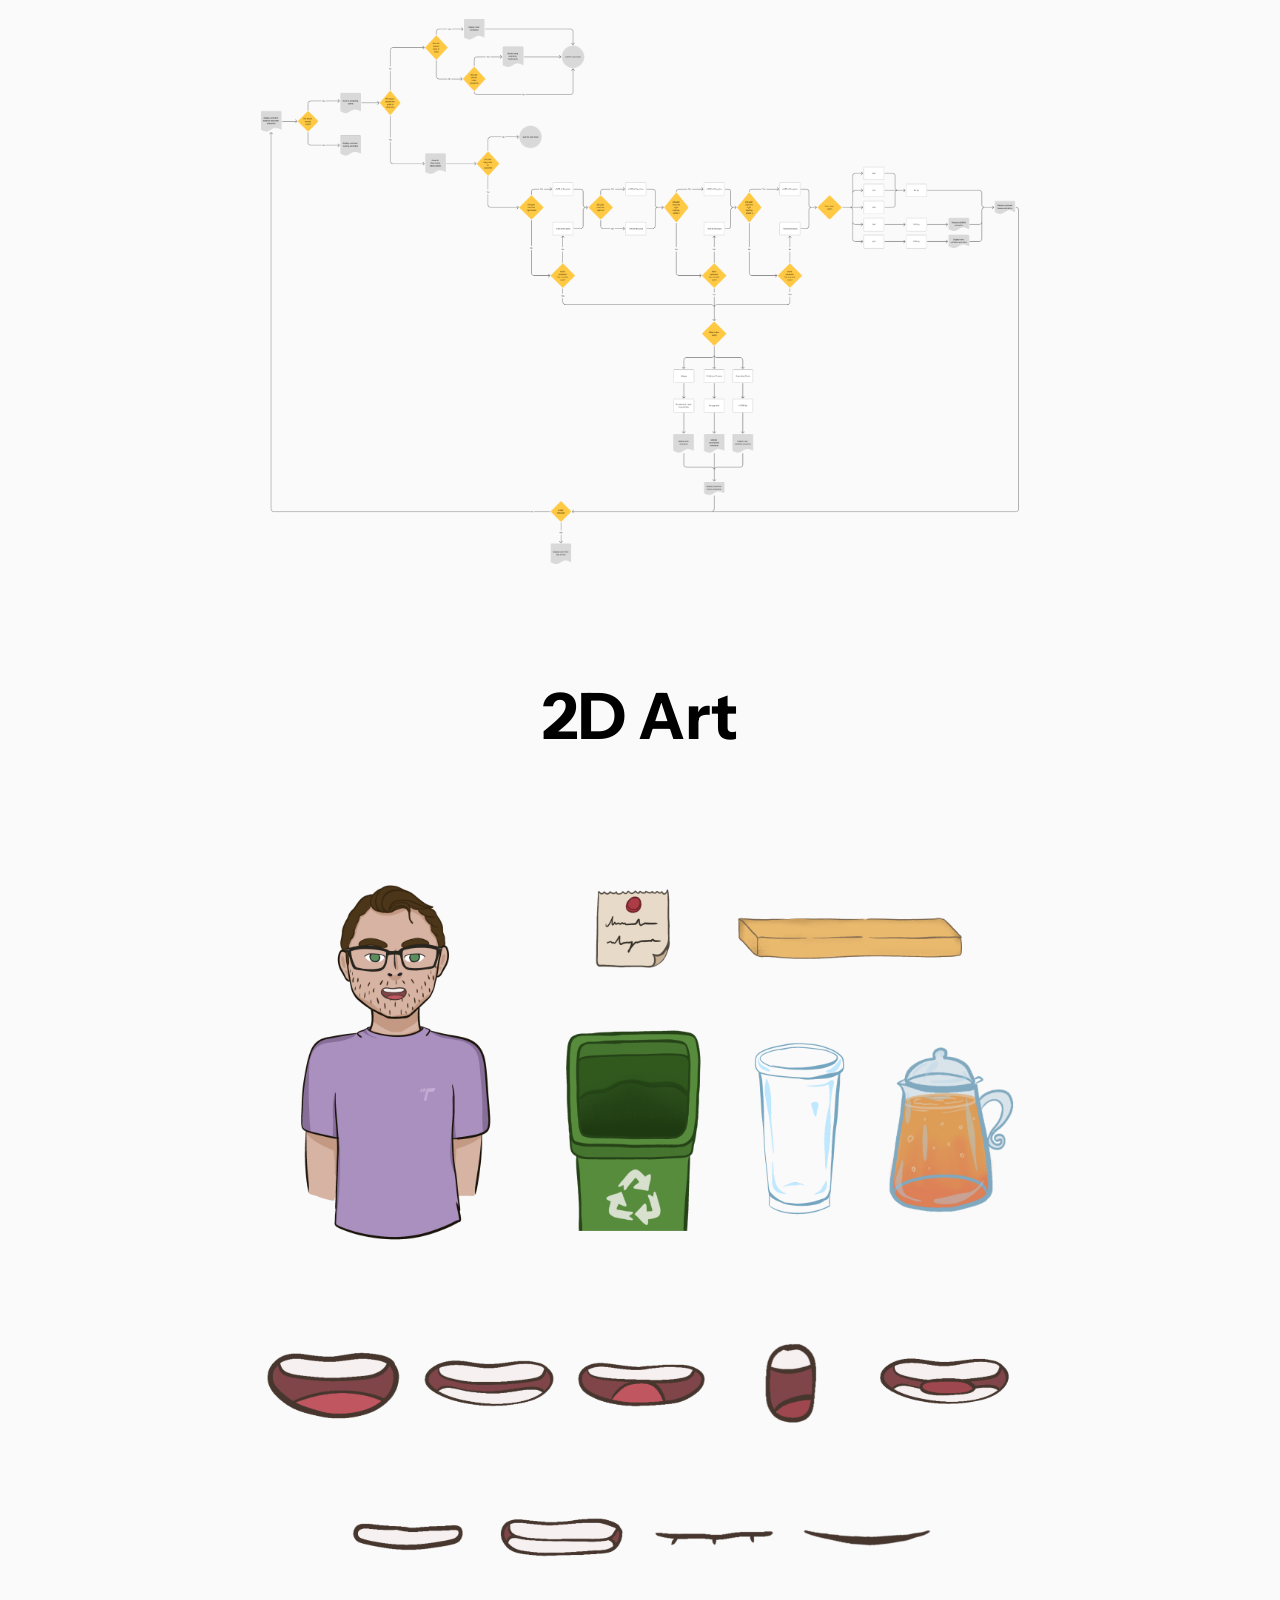
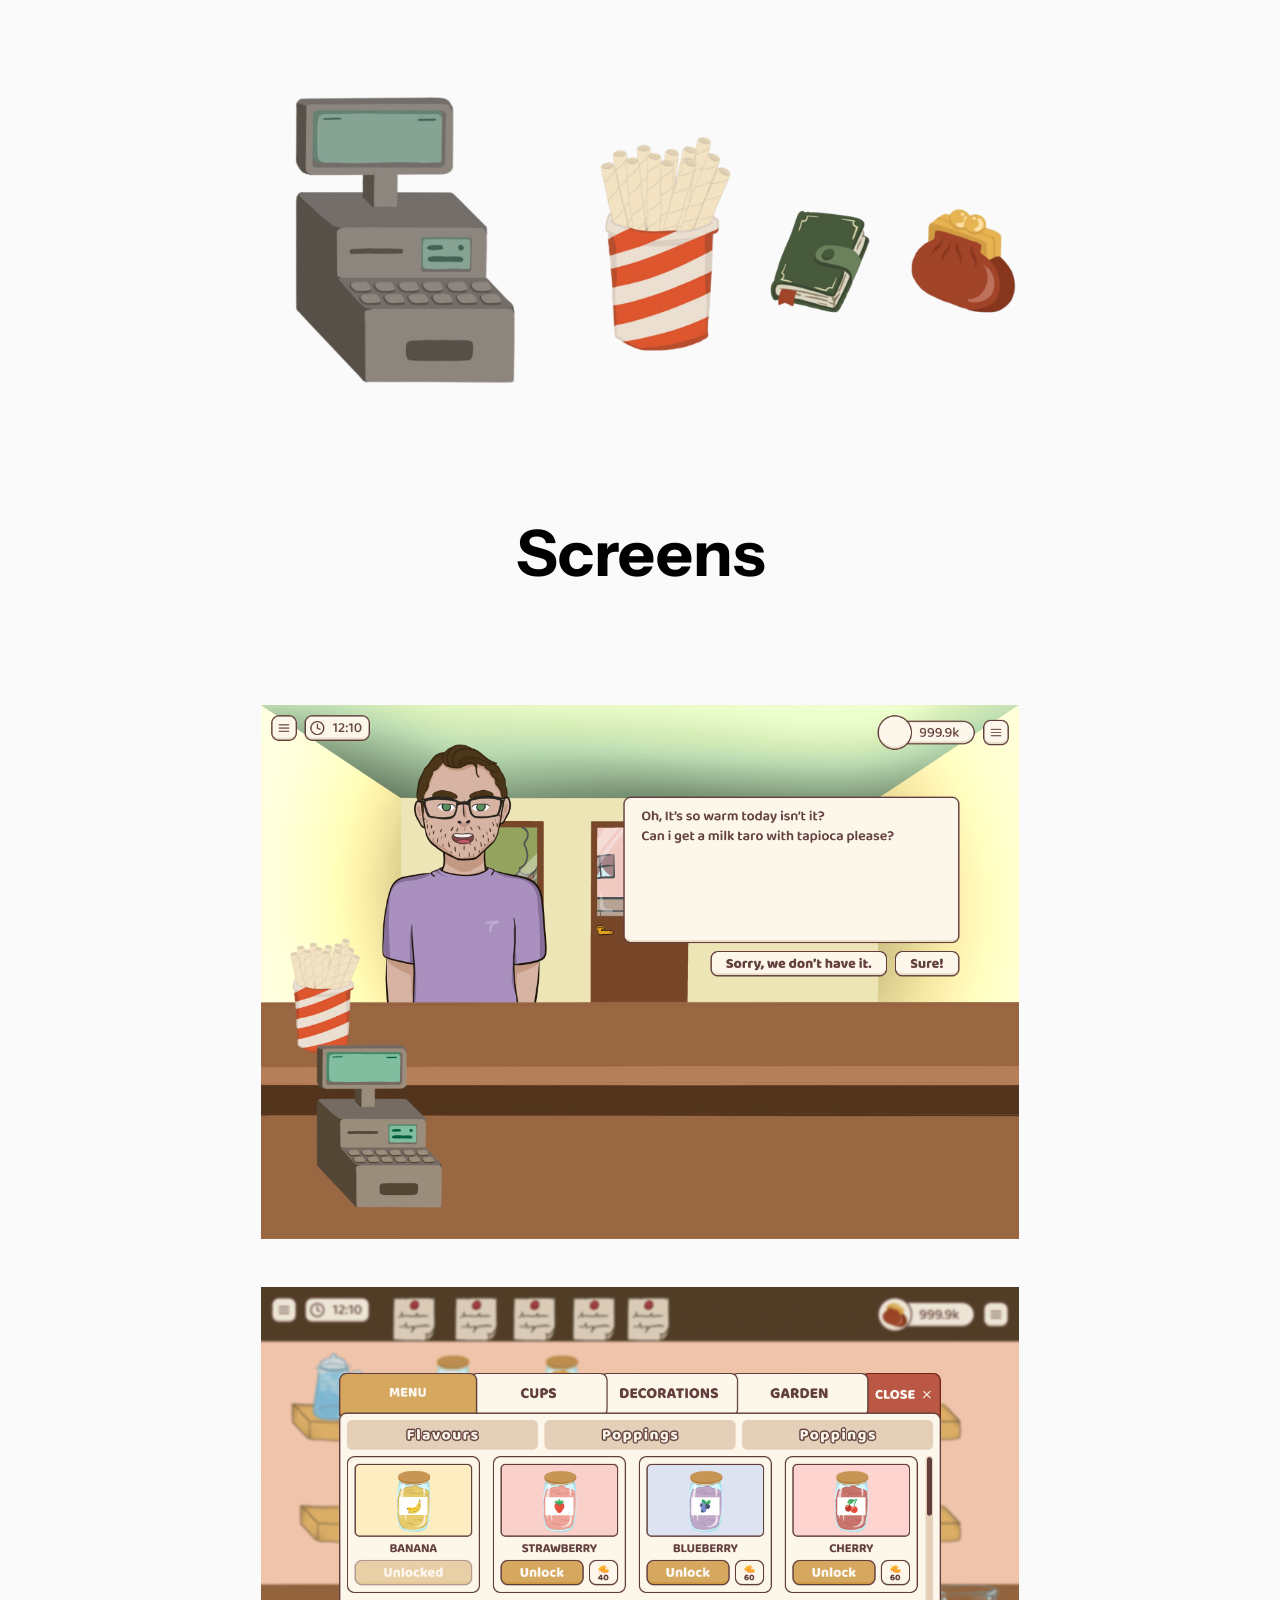
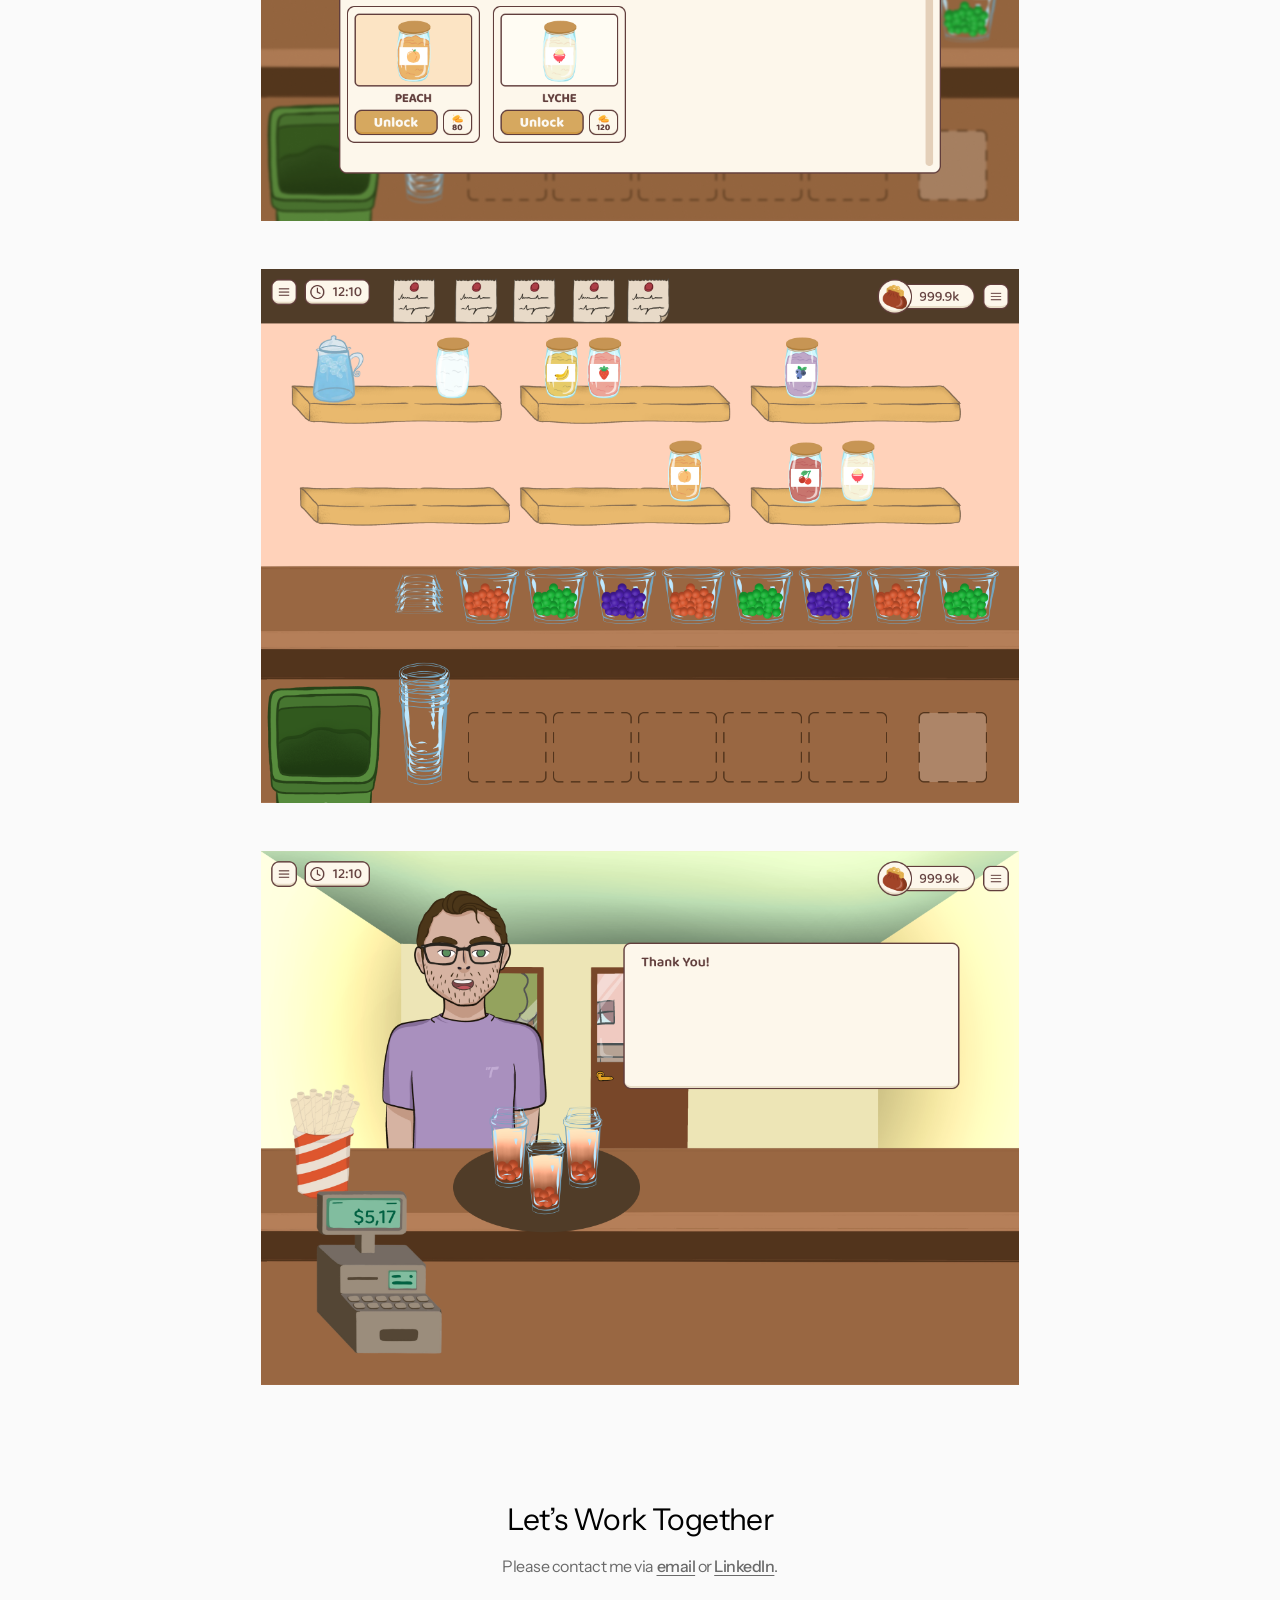
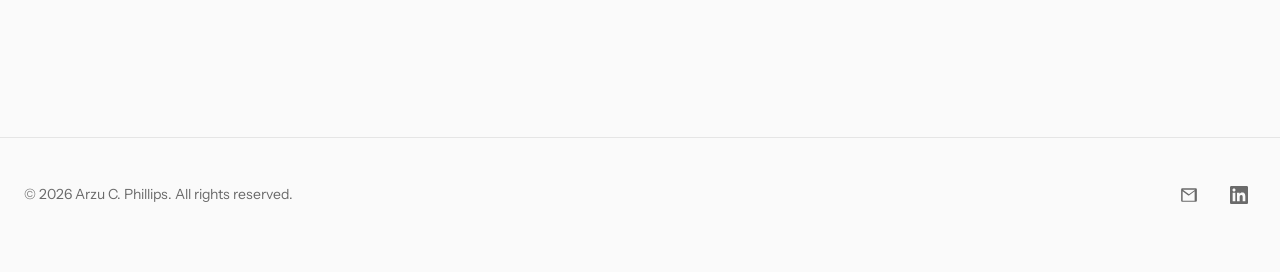
<file: mybobastory.html>
<!DOCTYPE html>
<html lang="en">
<head>
  <meta charset="UTF-8" />
  <meta name="viewport" content="width=device-width, initial-scale=1.0" />
  <title>Arzu C. Phillips — My Boba Story</title>
  <meta name="description" content="My Boba Story project case study: an indie mobile game about running a boba tea shop." />

  <meta property="og:type" content="website" />
  <meta property="og:url" content="https://cetinkaya.design/mybobastory.html" />
  <meta property="og:title" content="Arzu C. Phillips — My Boba Story" />
  <meta property="og:description" content="My Boba Story project case study: an indie mobile game about running a boba tea shop." />
  <meta property="og:image" content="https://cetinkaya.design/assets/og-image.png" />
  <meta property="og:image:width" content="1200" />
  <meta property="og:image:height" content="630" />
  <meta property="og:image" content="https://cetinkaya.design/assets/og-image-square.png" />
  <meta property="og:image:width" content="1200" />
  <meta property="og:image:height" content="1200" />

  <meta name="twitter:card" content="summary_large_image" />
  <meta name="twitter:title" content="Arzu C. Phillips — My Boba Story" />
  <meta name="twitter:description" content="My Boba Story project case study: an indie mobile game about running a boba tea shop." />
  <meta name="twitter:image" content="https://cetinkaya.design/assets/og-image.png" />

  <link rel="icon" href="assets/logo.png" />
  <link rel="stylesheet" href="styles.css?v=111" />
</head>
<body class="theme-offwhite">
  <header class="site-header" id="site-header">
    <div class="site-header__logo-wrap">
      <button class="logo" type="button" onclick="window.location.href='index.html'">
        <span class="logo__mark"><img src="assets/logo.png" alt="Arzu C. Phillips logo" /></span>
        <span class="logo__text">Arzu C. Phillips</span>
      </button>
    </div>

    <button class="nav-toggle" id="nav-toggle" aria-label="Toggle navigation" aria-expanded="false" aria-controls="nav-links">
      <span></span>
      <span></span>
      <span></span>
    </button>

    <div class="site-header__nav-wrap">
      <nav class="nav-links" id="nav-links">
        <div class="nav-link">
          <a href="index.html">Projects</a>
        </div>
        <div class="nav-link">
          <a href="gallery.html">Gallery</a>
        </div>
        <div class="nav-link">
          <a href="about.html">Bio</a>
        </div>
        <div class="nav-link">
          <a href="portfolio.html" target="_blank" rel="noopener">
            Portfolio
            <svg class="nav-link__external" viewBox="0 0 24 24" aria-hidden="true" focusable="false"><path d="M18 13v6a2 2 0 0 1-2 2H5a2 2 0 0 1-2-2V8a2 2 0 0 1 2-2h6"/><path d="M15 3h6v6"/><path d="M10 14L21 3"/></svg>
          </a>
        </div>
      </nav>
    </div>
  </header>

  <div class="page">
    <main class="main main--project">
      <h1 class="project-heading">My Boba Story</h1>

      <div class="overview">
        <div class="overview-intro">
          <div class="overview-intro__image">
            <img src="assets/projects/boba-story-detail/hero.png" alt="My Boba Story game icon" />
          </div>
          <div class="overview-intro__text">
            <h2>Side Project Mobile Game</h2>
            <p>An indie game project by me. Still work in progress. It&rsquo;s a mobile game that players runs a boba tea shop.</p>
          </div>
        </div>

        <div class="detail-row detail-row--baseline">
          <p class="detail-row__label">Date</p>
          <div class="detail-row__content">
            <p>2025 - Ongoing</p>
          </div>
        </div>

        <div class="detail-row">
          <p class="detail-row__label">My Role</p>
          <div class="detail-row__content">
            <p>Game Designer</p>
            <p>UI Artist</p>
            <p>2D Artist</p>
            <p>Animator</p>
            <p>UX Designer</p>
          </div>
        </div>

        <div class="detail-row">
          <p class="detail-row__label">Goals</p>
          <div class="detail-row__content">
            <p>Cosy Game Experience</p>
            <p>Seamless Userflow</p>
          </div>
        </div>
      </div>

      <h2 class="project-heading">Mind Map</h2>

      <div class="design-approach">
        <div class="design-approach__image design-approach__image--mindmap">
          <img src="assets/projects/boba-story-detail/mindmap.png" alt="My Boba Story mind map" />
        </div>
      </div>

      <h2 class="project-heading">Sketch &amp; Planning</h2>

      <div class="design-approach">
        <div class="design-approach__image design-approach__image--sketch">
          <img src="assets/projects/boba-story-detail/sketch-planning.png" alt="My Boba Story sketches and planning" />
        </div>
      </div>

      <h2 class="project-heading">Game Mechanics</h2>

      <div class="design-approach">
        <div class="design-approach__image design-approach__image--mechanics">
          <img src="assets/projects/boba-story-detail/game-mechanics.png" alt="My Boba Story game mechanics diagram" />
        </div>
      </div>

      <h2 class="project-heading">2D Art</h2>

      <div class="design-approach">
        <div class="design-approach__image design-approach__image--art-1">
          <img src="assets/projects/boba-story-detail/art-1.png" alt="My Boba Story 2D art assets" />
        </div>
        <div class="design-approach__image design-approach__image--art-2">
          <img src="assets/projects/boba-story-detail/art-2.png" alt="My Boba Story 2D art assets" />
        </div>
        <div class="design-approach__image design-approach__image--art-3">
          <img src="assets/projects/boba-story-detail/art-3.png" alt="My Boba Story 2D art assets" />
        </div>
      </div>

      <h2 class="project-heading">Screens</h2>

      <div class="screens">
        <div class="design-approach__image design-approach__image--boba-screen">
          <img src="assets/projects/boba-story-detail/screen-1.png" alt="My Boba Story game screen" />
        </div>
        <div class="design-approach__image design-approach__image--boba-screen">
          <img src="assets/projects/boba-story-detail/screen-2.png" alt="My Boba Story game screen" />
        </div>
        <div class="design-approach__image design-approach__image--boba-screen">
          <img src="assets/projects/boba-story-detail/screen-3.png" alt="My Boba Story game screen" />
        </div>
        <div class="design-approach__image design-approach__image--boba-screen">
          <img src="assets/projects/boba-story-detail/screen-4.png" alt="My Boba Story game screen" />
        </div>
      </div>

      <section class="work-together">
        <h2>Let&rsquo;s Work Together</h2>
        <p>
          Please contact me via
          <a href="mailto:arzu@cetinkaya.design">email</a>
          or
          <a href="https://www.linkedin.com/in/arzucphillips/?isSelfProfile=true" target="_blank" rel="noopener">LinkedIn</a>.
        </p>
      </section>
    </main>

    <footer class="site-footer" id="site-footer">
      <p>&copy; <span id="footer-year"></span> Arzu C. Phillips. All rights reserved.</p>
      <div class="footer-links">
        <a href="mailto:arzu@cetinkaya.design" aria-label="Email">
          <svg viewBox="0 0 24 24" aria-hidden="true" focusable="false"><path d="M1.5 4.5A1.5 1.5 0 0 1 3 3h18a1.5 1.5 0 0 1 1.5 1.5v15a1.5 1.5 0 0 1-1.5 1.5H3A1.5 1.5 0 0 1 1.5 19.5v-15Zm2.3.5 8.2 6.15L20.2 5H3.8ZM19.5 7.14l-7.06 5.3a1.5 1.5 0 0 1-1.88 0L3.5 7.14V19.5h16V7.14Z"/></svg>
        </a>
        <a href="https://www.linkedin.com/in/arzucphillips/?isSelfProfile=true" target="_blank" rel="noopener" aria-label="LinkedIn">
          <svg viewBox="0 0 24 24" aria-hidden="true" focusable="false"><path d="M20.447 20.452h-3.554v-5.569c0-1.328-.027-3.037-1.852-3.037-1.853 0-2.136 1.445-2.136 2.939v5.667H9.351V9h3.414v1.561h.046c.477-.9 1.637-1.85 3.37-1.85 3.601 0 4.267 2.37 4.267 5.455v6.286zM5.337 7.433c-1.144 0-2.063-.926-2.063-2.065 0-1.138.92-2.063 2.063-2.063 1.14 0 2.064.925 2.064 2.063 0 1.139-.925 2.065-2.064 2.065zm1.782 13.019H3.555V9h3.564v11.452zM22.225 0H1.771C.792 0 0 .774 0 1.729v20.542C0 23.227.792 24 1.771 24h20.451C23.2 24 24 23.227 24 22.271V1.729C24 .774 23.2 0 22.222 0h.003z"/></svg>
        </a>
      </div>
    </footer>
  </div>
  <button id="back-to-top" class="back-to-top" type="button" aria-label="Back to top">
    <svg viewBox="0 0 24 24" aria-hidden="true" focusable="false"><path d="M12 19V5M5 12l7-7 7 7"/></svg>
  </button>


  <script src="script.js?v=103"></script>
</body>
</html>
</file>
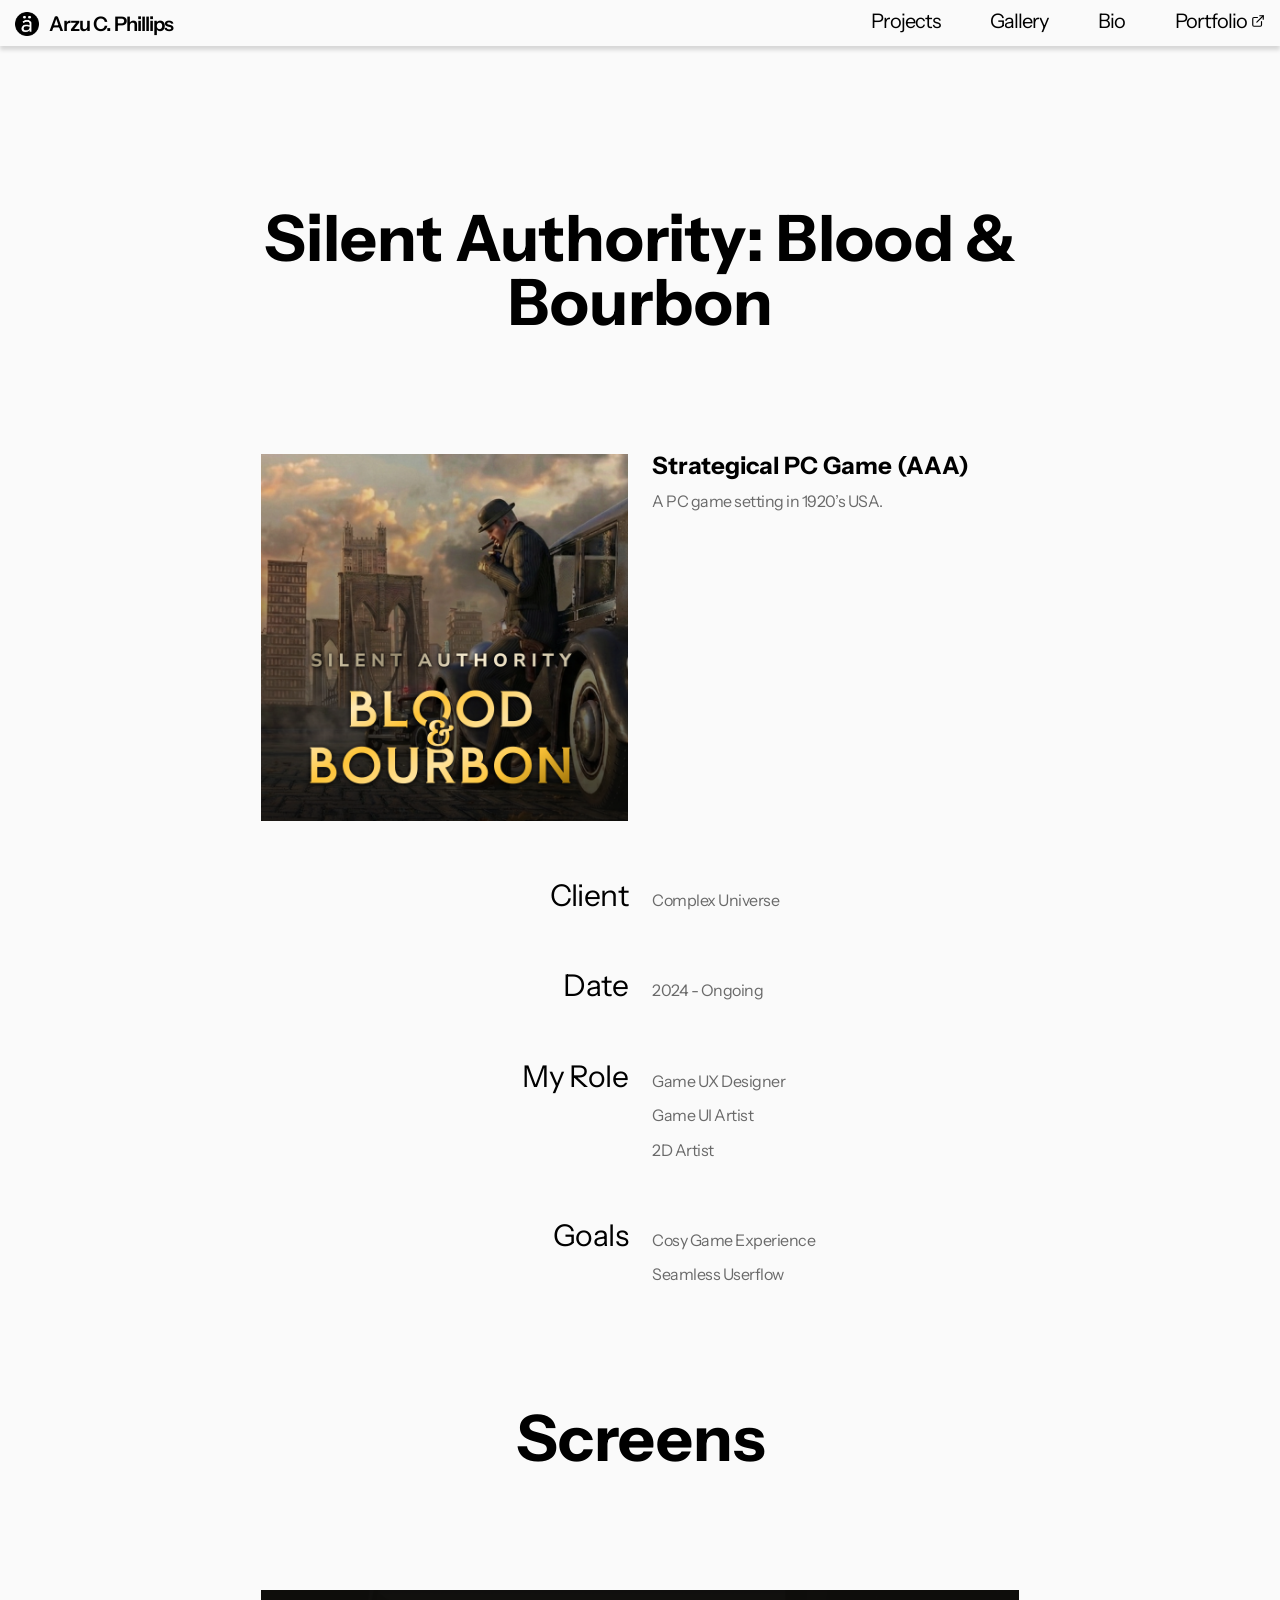
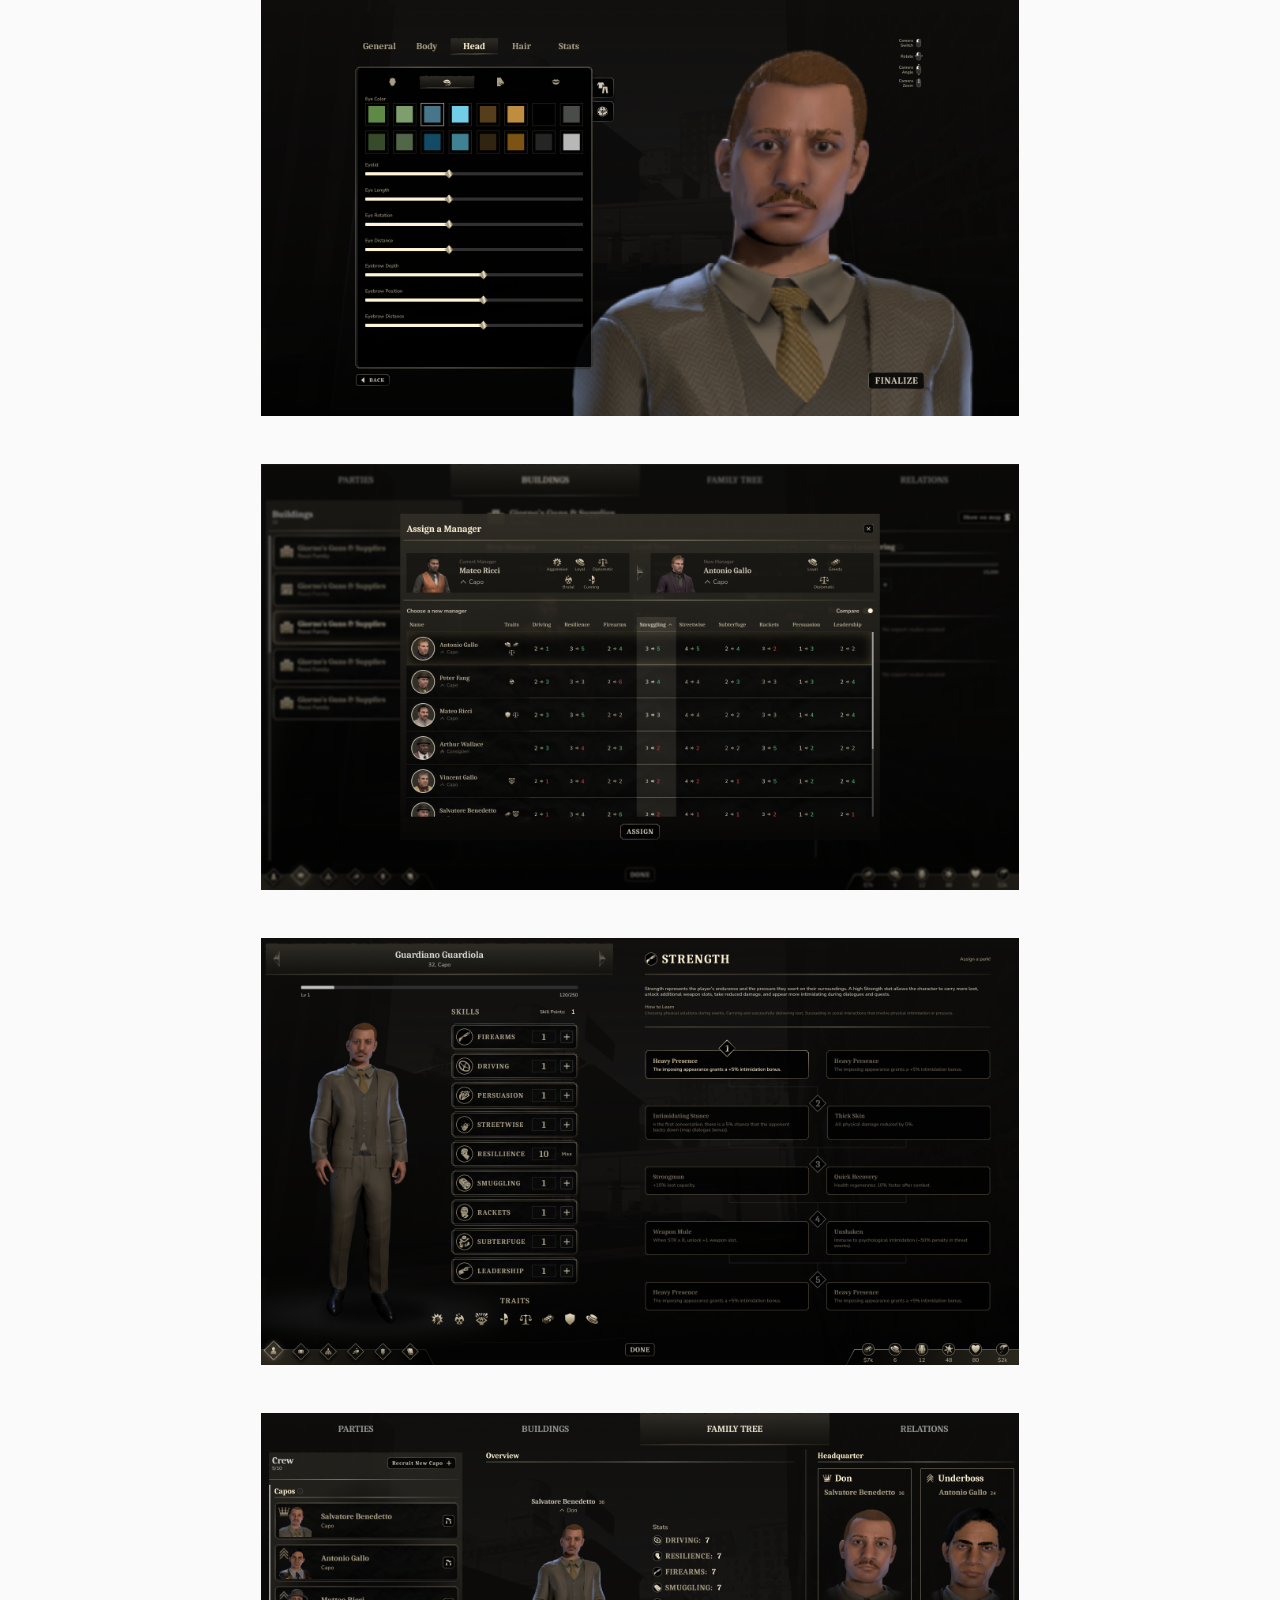
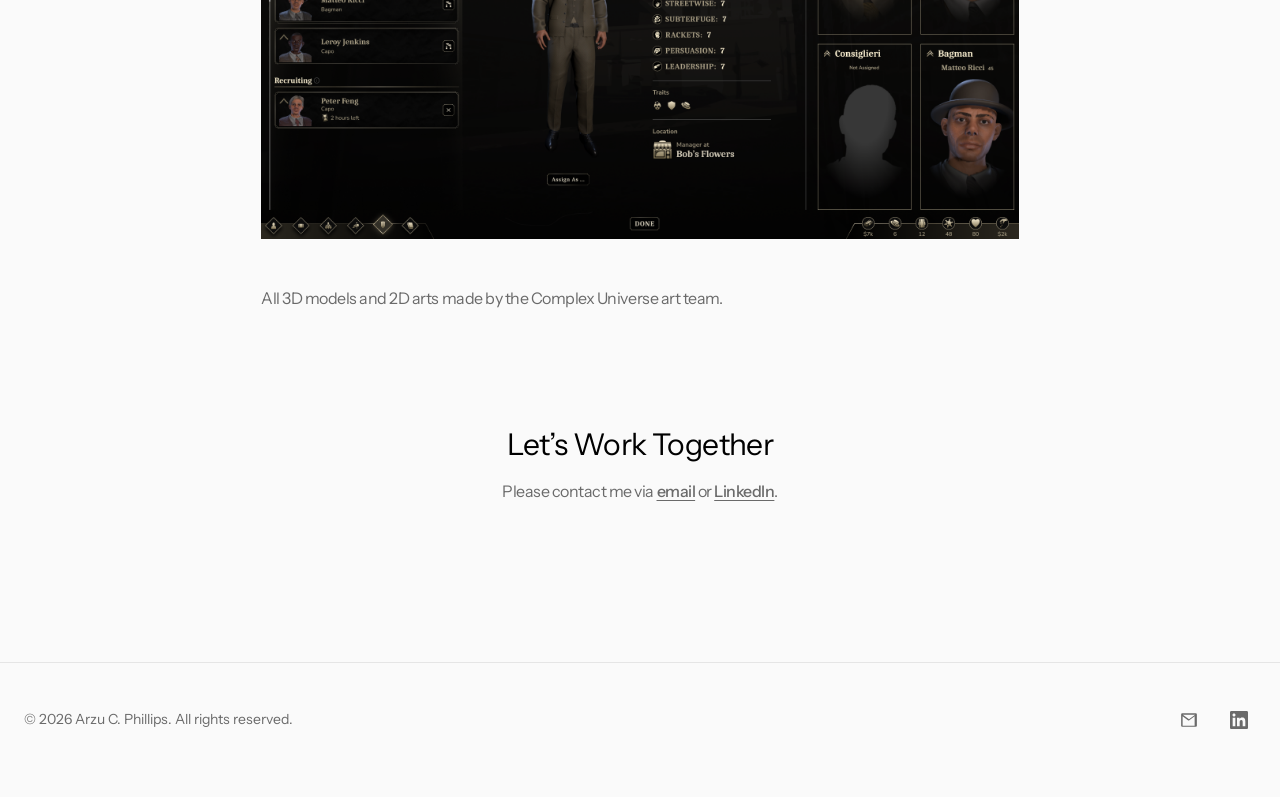
<file: silentauthority_bloodandbourbon.html>
<!DOCTYPE html>
<html lang="en">
<head>
  <meta charset="UTF-8" />
  <meta name="viewport" content="width=device-width, initial-scale=1.0" />
  <title>Arzu C. Phillips — Silent Authority: Blood &amp; Bourbon</title>
  <meta name="description" content="Silent Authority: Blood &amp; Bourbon project case study: a strategical AAA PC game set in 1920s USA." />

  <meta property="og:type" content="website" />
  <meta property="og:url" content="https://cetinkaya.design/silentauthority_bloodandbourbon.html" />
  <meta property="og:title" content="Arzu C. Phillips — Silent Authority: Blood &amp; Bourbon" />
  <meta property="og:description" content="Silent Authority: Blood &amp; Bourbon project case study: a strategical AAA PC game set in 1920s USA." />
  <meta property="og:image" content="https://cetinkaya.design/assets/og-image.png" />
  <meta property="og:image:width" content="1200" />
  <meta property="og:image:height" content="630" />
  <meta property="og:image" content="https://cetinkaya.design/assets/og-image-square.png" />
  <meta property="og:image:width" content="1200" />
  <meta property="og:image:height" content="1200" />

  <meta name="twitter:card" content="summary_large_image" />
  <meta name="twitter:title" content="Arzu C. Phillips — Silent Authority: Blood &amp; Bourbon" />
  <meta name="twitter:description" content="Silent Authority: Blood &amp; Bourbon project case study: a strategical AAA PC game set in 1920s USA." />
  <meta name="twitter:image" content="https://cetinkaya.design/assets/og-image.png" />

  <link rel="icon" href="assets/logo.png" />
  <link rel="stylesheet" href="styles.css?v=111" />
</head>
<body class="theme-offwhite">
  <header class="site-header" id="site-header">
    <div class="site-header__logo-wrap">
      <button class="logo" type="button" onclick="window.location.href='index.html'">
        <span class="logo__mark"><img src="assets/logo.png" alt="Arzu C. Phillips logo" /></span>
        <span class="logo__text">Arzu C. Phillips</span>
      </button>
    </div>

    <button class="nav-toggle" id="nav-toggle" aria-label="Toggle navigation" aria-expanded="false" aria-controls="nav-links">
      <span></span>
      <span></span>
      <span></span>
    </button>

    <div class="site-header__nav-wrap">
      <nav class="nav-links" id="nav-links">
        <div class="nav-link">
          <a href="index.html">Projects</a>
        </div>
        <div class="nav-link">
          <a href="gallery.html">Gallery</a>
        </div>
        <div class="nav-link">
          <a href="about.html">Bio</a>
        </div>
        <div class="nav-link">
          <a href="portfolio.html" target="_blank" rel="noopener">
            Portfolio
            <svg class="nav-link__external" viewBox="0 0 24 24" aria-hidden="true" focusable="false"><path d="M18 13v6a2 2 0 0 1-2 2H5a2 2 0 0 1-2-2V8a2 2 0 0 1 2-2h6"/><path d="M15 3h6v6"/><path d="M10 14L21 3"/></svg>
          </a>
        </div>
      </nav>
    </div>
  </header>

  <div class="page">
    <main class="main main--project">
      <h1 class="project-heading">Silent Authority: Blood &amp; Bourbon</h1>

      <div class="overview">
        <div class="overview-intro">
          <div class="overview-intro__image">
            <img src="assets/projects/silent-authority-detail/hero.png" alt="Silent Authority: Blood &amp; Bourbon key art" />
          </div>
          <div class="overview-intro__text">
            <h2>Strategical PC Game (AAA)</h2>
            <p>A PC game setting in 1920&rsquo;s USA.</p>
          </div>
        </div>

        <div class="detail-row detail-row--baseline">
          <p class="detail-row__label">Client</p>
          <div class="detail-row__content">
            <p>Complex Universe</p>
          </div>
        </div>

        <div class="detail-row detail-row--baseline">
          <p class="detail-row__label">Date</p>
          <div class="detail-row__content">
            <p>2024 - Ongoing</p>
          </div>
        </div>

        <div class="detail-row detail-row--baseline">
          <p class="detail-row__label">My Role</p>
          <div class="detail-row__content">
            <p>Game UX Designer</p>
            <p>Game UI Artist</p>
            <p>2D Artist</p>
          </div>
        </div>

        <div class="detail-row detail-row--baseline">
          <p class="detail-row__label">Goals</p>
          <div class="detail-row__content">
            <p>Cosy Game Experience</p>
            <p>Seamless Userflow</p>
          </div>
        </div>
      </div>

      <h2 class="project-heading">Screens</h2>

      <div class="screens">
        <div class="design-approach__image design-approach__image--game-screen">
          <img src="assets/projects/silent-authority-detail/screen-1.png" alt="Silent Authority: Blood &amp; Bourbon game screen" />
        </div>
        <div class="design-approach__image design-approach__image--game-screen">
          <img src="assets/projects/silent-authority-detail/screen-2.png" alt="Silent Authority: Blood &amp; Bourbon game screen" />
        </div>
        <div class="design-approach__image design-approach__image--game-screen">
          <img src="assets/projects/silent-authority-detail/screen-3.png" alt="Silent Authority: Blood &amp; Bourbon game screen" />
        </div>
        <div class="design-approach__image design-approach__image--game-screen">
          <img src="assets/projects/silent-authority-detail/screen-4.png" alt="Silent Authority: Blood &amp; Bourbon game screen" />
        </div>
        <p class="showcase-video__caption">All 3D models and 2D arts made by the Complex Universe art team.</p>
      </div>

      <section class="work-together">
        <h2>Let&rsquo;s Work Together</h2>
        <p>
          Please contact me via
          <a href="mailto:arzu@cetinkaya.design">email</a>
          or
          <a href="https://www.linkedin.com/in/arzucphillips/?isSelfProfile=true" target="_blank" rel="noopener">LinkedIn</a>.
        </p>
      </section>
    </main>

    <footer class="site-footer" id="site-footer">
      <p>&copy; <span id="footer-year"></span> Arzu C. Phillips. All rights reserved.</p>
      <div class="footer-links">
        <a href="mailto:arzu@cetinkaya.design" aria-label="Email">
          <svg viewBox="0 0 24 24" aria-hidden="true" focusable="false"><path d="M1.5 4.5A1.5 1.5 0 0 1 3 3h18a1.5 1.5 0 0 1 1.5 1.5v15a1.5 1.5 0 0 1-1.5 1.5H3A1.5 1.5 0 0 1 1.5 19.5v-15Zm2.3.5 8.2 6.15L20.2 5H3.8ZM19.5 7.14l-7.06 5.3a1.5 1.5 0 0 1-1.88 0L3.5 7.14V19.5h16V7.14Z"/></svg>
        </a>
        <a href="https://www.linkedin.com/in/arzucphillips/?isSelfProfile=true" target="_blank" rel="noopener" aria-label="LinkedIn">
          <svg viewBox="0 0 24 24" aria-hidden="true" focusable="false"><path d="M20.447 20.452h-3.554v-5.569c0-1.328-.027-3.037-1.852-3.037-1.853 0-2.136 1.445-2.136 2.939v5.667H9.351V9h3.414v1.561h.046c.477-.9 1.637-1.85 3.37-1.85 3.601 0 4.267 2.37 4.267 5.455v6.286zM5.337 7.433c-1.144 0-2.063-.926-2.063-2.065 0-1.138.92-2.063 2.063-2.063 1.14 0 2.064.925 2.064 2.063 0 1.139-.925 2.065-2.064 2.065zm1.782 13.019H3.555V9h3.564v11.452zM22.225 0H1.771C.792 0 0 .774 0 1.729v20.542C0 23.227.792 24 1.771 24h20.451C23.2 24 24 23.227 24 22.271V1.729C24 .774 23.2 0 22.222 0h.003z"/></svg>
        </a>
      </div>
    </footer>
  </div>
  <button id="back-to-top" class="back-to-top" type="button" aria-label="Back to top">
    <svg viewBox="0 0 24 24" aria-hidden="true" focusable="false"><path d="M12 19V5M5 12l7-7 7 7"/></svg>
  </button>


  <script src="script.js?v=103"></script>
</body>
</html>
</file>
<file: styles.css>
/* ===== Fonts ===== */
@import url('https://fonts.googleapis.com/css2?family=Instrument+Sans:ital,wght@0,400;0,500;0,600;0,700;1,400&family=Inter:wght@400&display=swap');

/* ===== Design tokens ===== */
:root {
  --color-bg: #ffffff;
  --color-text: #000000;
  --color-text-muted: #6a6a6a;
  --color-border: #e5e5e5;
  --color-accent: #e2532b;
  --color-accent-strong: #c8431f;
  --color-tab-bg: #ededed;
  --color-tab-bg-hover: #e0e0e0;
  --color-tab-active-bg: #000000;
  --color-tab-active-bg-hover: #262626;
  --color-tab-active-text: #ffffff;
  --color-card-bg: #fefefe;

  --font-heading: 'Instrument Sans', sans-serif;
  --font-body: 'Instrument Sans', sans-serif;
  --font-ui: 'Inter', sans-serif;

  --nav-height: 46px;
  --content-max-width: 1280px;
  --gutter: 24px;
  --section-gap: 80px;

  --shadow-card: 0 4px 34px 0 rgba(0, 0, 0, 0.14);
  --shadow-card-inset: inset 0 0 24px 0 rgba(0, 0, 0, 0.06);
  --shadow-nav: 0 4px 4px 0 rgba(0, 0, 0, 0.14);

  --cursor-arrow: url("data:image/svg+xml,%3Csvg xmlns='http://www.w3.org/2000/svg' width='30' height='26' viewBox='0 0 781 686' fill='none'%3E%3Cmask id='cm' maskUnits='userSpaceOnUse' x='163' y='37' width='590' height='615'%3E%3Cpath d='M163.117 37L752.55 309.422L419.746 369.587L265.423 651.752L163.117 37Z' fill='%23D9D9D9'/%3E%3C/mask%3E%3Cg mask='url(%23cm)'%3E%3Cpath d='M92.2425 -25.1131L469.303 542.181L948.706 220.836L424.842 -133.532L92.2425 -25.1131Z' fill='url(%23cp0)'/%3E%3Cpath d='M56.0508 -96.9072L583.757 581.447L-49.9622 1127.11L-604.774 484.473L56.0508 -96.9072Z' fill='url(%23cp1)'/%3E%3C/g%3E%3Cdefs%3E%3ClinearGradient id='cp0' x1='519.112' y1='50.4203' x2='322.162' y2='242.411' gradientUnits='userSpaceOnUse'%3E%3Cstop/%3E%3Cstop offset='0.825148' stop-color='%23212121'/%3E%3Cstop offset='0.947757' stop-color='%23272727'/%3E%3C/linearGradient%3E%3ClinearGradient id='cp1' x1='-77.1102' y1='587.388' x2='358.338' y2='238.318' gradientUnits='userSpaceOnUse'%3E%3Cstop stop-color='%231F1F1F'/%3E%3Cstop offset='1'/%3E%3C/linearGradient%3E%3C/defs%3E%3C/svg%3E") 6 1, auto;
}

/* Per-page background override (some project pages use an off-white canvas in Figma) */
body.theme-offwhite {
  --color-bg: #fafafa;
}

/* ===== Reset ===== */
* {
  box-sizing: border-box;
  margin: 0;
  padding: 0;
}

html {
  -webkit-text-size-adjust: 100%;
  overflow-x: clip;
}

body {
  background: var(--color-bg);
  color: var(--color-text);
  font-family: var(--font-body);
  font-variation-settings: 'wdth' 100;
  line-height: 1.4;
  min-height: 100vh;
  cursor: var(--cursor-arrow);
  overflow-x: clip;
}

img {
  display: block;
  max-width: 100%;
}

a {
  color: inherit;
  cursor: var(--cursor-arrow);
}

button {
  font: inherit;
  color: inherit;
  background: none;
  border: none;
  cursor: var(--cursor-arrow);
}

ul {
  list-style: none;
}

/* ===== Layout shell ===== */
.page {
  display: flex;
  flex-direction: column;
  align-items: center;
  width: 100%;
}

.main {
  display: flex;
  flex-direction: column;
  align-items: flex-start;
  gap: var(--section-gap);
  width: 100%;
  max-width: var(--content-max-width);
  padding: var(--section-gap) var(--gutter);
}

/* ===== Site header / nav ===== */
.site-header {
  position: sticky;
  top: 0;
  left: 0;
  right: 0;
  z-index: 100;
  display: flex;
  align-items: center;
  height: var(--nav-height);
  padding: 0 15px;
  background: var(--color-bg);
  box-shadow: var(--shadow-nav);
}

.site-header__logo-wrap {
  display: flex;
  flex: 1 0 0;
  align-items: center;
  height: 100%;
  min-width: 0;
  padding: 12px 20px 10px 0;
}

.logo {
  display: flex;
  align-items: center;
  gap: 10px;
  height: 100%;
}

.logo__mark {
  width: 24px;
  height: 24px;
  flex-shrink: 0;
}

.logo__mark img {
  width: 100%;
  height: 100%;
  object-fit: cover;
}

.logo__text {
  font-family: var(--font-heading);
  font-weight: 600;
  font-size: 20px;
  letter-spacing: -1px;
  line-height: 1;
  color: var(--color-text);
  white-space: nowrap;
  transition: color 0.2s ease;
}

.logo:hover .logo__text {
  color: var(--color-accent);
}

.site-header__nav-wrap {
  display: flex;
  flex: 1 0 0;
  justify-content: flex-end;
  align-items: flex-start;
  max-width: 615px;
  min-width: 0;
  height: 100%;
}

.nav-links {
  display: flex;
  flex: 1 0 0;
  justify-content: flex-end;
  align-items: flex-end;
  gap: 50px;
  height: 100%;
  min-width: 0;
  padding: 12px 0 10px 20px;
  background: var(--color-bg);
}

.nav-link {
  display: flex;
  align-items: center;
  justify-content: center;
  padding-bottom: 4px;
  border-bottom: 1px solid transparent;
  transition: border-color 0.2s ease;
}

.nav-link:hover {
  border-bottom-color: var(--color-accent);
}

.nav-link a {
  display: inline-flex;
  align-items: center;
  gap: 4px;
  font-family: var(--font-heading);
  font-weight: 400;
  font-size: 20px;
  letter-spacing: -1px;
  line-height: 1;
  white-space: nowrap;
  text-decoration: none;
  transition: color 0.2s ease;
}

.nav-link:hover a {
  color: var(--color-accent);
}

.nav-link__external {
  width: 14px;
  height: 14px;
  flex-shrink: 0;
  fill: none;
  stroke: currentColor;
  stroke-width: 2;
  stroke-linecap: round;
  stroke-linejoin: round;
}

.nav-link--active,
.nav-link--active:hover {
  border-bottom-color: var(--color-text);
}

.nav-link--active:hover a {
  color: var(--color-text);
}

/* Hamburger toggle (mobile only) */
.nav-toggle {
  display: none;
  flex-direction: column;
  justify-content: center;
  gap: 5px;
  width: 32px;
  height: 32px;
  flex-shrink: 0;
}

.nav-toggle span {
  display: block;
  width: 100%;
  height: 2px;
  background: var(--color-text);
  transition: transform 0.2s ease, opacity 0.2s ease;
}

/* ===== Filter tabs ===== */
.tabs {
  display: flex;
  gap: 24px;
  align-items: center;
  justify-content: center;
  width: 100%;
  flex-wrap: wrap;
}

.tab {
  display: flex;
  align-items: center;
  justify-content: center;
  padding: 6px 12px;
  border-radius: 120px;
  background: var(--color-tab-bg);
  font-family: var(--font-ui);
  font-weight: 400;
  font-size: 12px;
  color: var(--color-text);
  white-space: nowrap;
  cursor: var(--cursor-arrow);
  transition: background-color 0.2s ease;
}

.tab:hover {
  background: var(--color-tab-bg-hover);
}

.tab:focus-visible {
  outline: 2px solid var(--color-text);
  outline-offset: 2px;
}

.tab.is-active {
  background: var(--color-tab-active-bg);
  color: var(--color-tab-active-text);
}

.tab.is-active:hover {
  background: var(--color-tab-active-bg-hover);
}

@media (prefers-reduced-motion: reduce) {
  .tab {
    transition: none;
  }
}

/* ===== Project covers grid ===== */
.project-covers {
  display: flex;
  flex-wrap: wrap;
  gap: 24px;
  width: 100%;
}

.project-card {
  display: flex;
  flex-direction: column;
  flex: 0 1 calc(50% - 12px);
  min-width: 280px;
  border-radius: 20px;
  overflow: hidden;
  border: 1px solid var(--color-border);
  background: var(--color-card-bg);
  text-decoration: none;
  transition: box-shadow 0.25s ease, transform 0.25s ease;
}

.project-card:hover,
.project-card:focus-visible {
  box-shadow: 0 12px 28px 0 rgba(0, 0, 0, 0.12);
  transform: translateY(-3px);
}

.project-card:focus-visible {
  outline: 2px solid var(--color-text);
  outline-offset: 2px;
}

.project-card__preview {
  display: flex;
  align-items: center;
  justify-content: center;
  aspect-ratio: 16 / 10;
  overflow: hidden;
  border-bottom: 1px solid var(--color-border);
  background: #ffffff;
}

.project-card__screenshot {
  width: 100%;
  height: 100%;
  object-fit: cover;
}

.project-card__info {
  display: flex;
  flex-direction: column;
  gap: 8px;
  padding: 24px;
}

.project-card__name {
  font-family: var(--font-heading);
  font-weight: 700;
  font-size: 20px;
  line-height: 1.2;
  color: var(--color-text);
}

.project-card__desc {
  font-family: var(--font-ui);
  font-weight: 400;
  font-size: 14px;
  color: var(--color-text-muted);
}

.project-card__tags {
  display: flex;
  flex-wrap: wrap;
  gap: 8px;
  margin-top: 4px;
}

.project-card__tag {
  display: inline-flex;
  align-items: center;
  padding: 6px 14px;
  border-radius: 120px;
  background: var(--color-tab-bg);
  font-family: var(--font-ui);
  font-weight: 400;
  font-size: 12px;
  color: var(--color-text);
  white-space: nowrap;
}

@media (prefers-reduced-motion: reduce) {
  .project-card {
    transition: none;
  }

  .project-card:hover,
  .project-card:focus-visible {
    transform: none;
  }
}

/* ===== About page ===== */
.main--about {
  max-width: 812px;
  align-items: center;
}

.about-hero {
  display: flex;
  gap: 60px;
  align-items: flex-start;
  justify-content: center;
  width: 100%;
}

.about-photo {
  position: relative;
  flex: 1 0 0;
  min-width: 0;
  aspect-ratio: 1678 / 1888;
  overflow: hidden;
}

.about-photo img {
  position: absolute;
  inset: 0;
  width: 100%;
  height: 100%;
  object-fit: cover;
}

.about-info {
  display: flex;
  flex: 1 0 0;
  flex-direction: column;
  align-items: flex-start;
  gap: 24px;
  min-width: 0;
}

.about-name {
  display: flex;
  flex-direction: column;
  gap: 8px;
  width: 100%;
  font-family: var(--font-heading);
  font-weight: 700;
  color: var(--color-text);
}

.about-name .name {
  font-size: 37px;
  line-height: 1;
}

.about-name .location {
  font-family: var(--font-ui);
  font-weight: 400;
  font-size: 14px;
  letter-spacing: -0.3px;
  color: var(--color-text-muted);
}

.about-name .role {
  font-size: 20px;
  font-weight: 500;
  line-height: 1.3;
}

.info-block {
  display: flex;
  flex-direction: column;
  gap: 4px;
  width: 100%;
  color: var(--color-text-muted);
}

.info-label {
  font-family: var(--font-heading);
  font-weight: 500;
  font-size: 16px;
  letter-spacing: -0.48px;
  line-height: 1.1;
}

.info-value {
  font-family: var(--font-ui);
  font-weight: 400;
  font-size: 12px;
  line-height: normal;
}

.info-value a {
  text-decoration: underline;
  text-underline-position: from-font;
  transition: color 0.2s ease;
}

.info-value a:hover {
  color: var(--color-accent);
}

.about-text {
  display: flex;
  flex-direction: column;
  gap: 20px;
  width: 100%;
  max-width: 812px;
}

.about-text h1 {
  font-family: var(--font-heading);
  font-weight: 700;
  font-size: 37px;
  line-height: 1;
  color: var(--color-text);
  text-align: center;
}

.about-text .about-copy p {
  font-family: var(--font-body);
  font-weight: 400;
  font-size: 16px;
  letter-spacing: -0.48px;
  line-height: 1.4;
  color: var(--color-text-muted);
}

.about-text .about-copy p + p {
  margin-top: 21px;
}

.skills-section {
  display: flex;
  flex-direction: column;
  align-items: center;
  gap: 20px;
  width: 100%;
  text-align: center;
}

.skills-section h2 {
  font-family: var(--font-heading);
  font-weight: 700;
  font-size: 37px;
  line-height: 1;
  color: var(--color-text);
}

.skills-list {
  display: flex;
  flex-wrap: wrap;
  justify-content: center;
  gap: 32px 28px;
  max-width: 424px;
}

.skill-item {
  position: relative;
  display: flex;
  align-items: center;
  justify-content: center;
  width: 84px;
}

.skill-icon {
  display: flex;
  align-items: center;
  justify-content: center;
  width: 84px;
  height: 84px;
  transition: transform 0.2s ease;
}

.skill-item:hover .skill-icon,
.skill-item:focus-visible .skill-icon {
  transform: translateY(-3px);
}

.skill-icon img {
  width: 100%;
  height: 100%;
  object-fit: contain;
  filter: drop-shadow(0 6px 10px rgba(0, 0, 0, 0.18));
}

.skill-icon--3d {
  overflow: hidden;
  border-radius: 12px;
}

.skill-icon--3d spline-viewer {
  width: 100%;
  height: 100%;
  display: block;
  pointer-events: none;
}

.skill-item:hover .skill-icon--3d spline-viewer,
.skill-item:focus-visible .skill-icon--3d spline-viewer {
  pointer-events: auto;
}

.skill-tooltip {
  position: absolute;
  bottom: calc(100% + 10px);
  left: 50%;
  transform: translateX(-50%) translateY(4px);
  background: var(--color-text);
  color: var(--color-bg);
  font-family: var(--font-ui);
  font-weight: 500;
  font-size: 12px;
  padding: 5px 10px;
  border-radius: 6px;
  white-space: nowrap;
  opacity: 0;
  pointer-events: none;
  transition: opacity 0.18s ease, transform 0.18s ease;
  z-index: 5;
}

.skill-tooltip::after {
  content: '';
  position: absolute;
  top: 100%;
  left: 50%;
  transform: translateX(-50%);
  border: 5px solid transparent;
  border-top-color: var(--color-text);
}

.skill-item:hover .skill-tooltip,
.skill-item:focus-visible .skill-tooltip {
  opacity: 1;
  transform: translateX(-50%) translateY(0);
}

.photo-stack-section {
  display: flex;
  flex-direction: column;
  align-items: center;
  gap: 12px;
  width: 100%;
  text-align: center;
}

.photo-stack-section h2 {
  font-family: var(--font-heading);
  font-weight: 700;
  font-size: 37px;
  line-height: 1;
  color: var(--color-text);
}

.photo-stack-subtitle {
  font-family: var(--font-body);
  font-weight: 400;
  font-size: 16px;
  letter-spacing: -0.48px;
  line-height: 1.4;
  color: var(--color-text-muted);
  margin-bottom: 16px;
}

.photo-stack {
  position: relative;
  width: 100%;
  max-width: 320px;
  aspect-ratio: 4 / 5;
  touch-action: pan-y;
  outline: none;
}

.photo-stack:focus-visible {
  outline: 2px solid var(--color-text);
  outline-offset: 8px;
  border-radius: 16px;
}

.photo-card {
  position: absolute;
  inset: 0;
  border-radius: 16px;
  overflow: hidden;
  border: 1px solid var(--color-border);
  background: var(--color-card-bg);
  box-shadow: var(--shadow-card);
  user-select: none;
  will-change: transform;
  transition: transform 0.35s cubic-bezier(0.2, 0.8, 0.2, 1), opacity 0.35s ease;
  cursor: grab;
}

.photo-card.is-dragging {
  cursor: grabbing;
  transition: none;
}

.photo-card img {
  width: 100%;
  height: 100%;
  object-fit: cover;
  pointer-events: none;
  -webkit-user-drag: none;
}

.photo-stack-hint {
  font-size: 13px;
  color: var(--color-text-muted);
  margin-top: 4px;
}

@media (prefers-reduced-motion: reduce) {
  .photo-card {
    transition: opacity 0.35s ease;
  }
}

@media (max-width: 640px) {
  .skills-section h2 {
    font-size: 30px;
  }

  .skills-list {
    gap: 24px 16px;
    max-width: 308px;
  }

  .skill-item {
    width: 64px;
  }

  .skill-icon {
    width: 64px;
    height: 64px;
  }

  .photo-stack-section h2 {
    font-size: 30px;
  }

  .photo-stack {
    max-width: 260px;
  }
}

@media (max-width: 640px) {
  .about-hero {
    flex-direction: column;
    align-items: stretch;
  }

  .about-photo {
    flex: 0 1 auto;
    width: 100%;
  }

  .about-info {
    flex: 0 1 auto;
    width: 100%;
  }

  .about-name .name {
    font-size: 30px;
  }

  .about-name .role {
    font-size: 18px;
  }

  .about-text h1 {
    font-size: 30px;
  }
}

/* ===== Gallery page ===== */
.gallery {
  display: flex;
  flex-direction: column;
  gap: 80px;
  width: 100%;
  max-width: 812px;
  align-items: center;
}

.gallery-section {
  display: flex;
  flex-direction: column;
  gap: 48px;
  align-items: flex-start;
  width: 100%;
}

.gallery-intro {
  display: flex;
  flex-direction: column;
  gap: 20px;
  align-items: flex-start;
  width: 100%;
  max-width: 812px;
}

.gallery-intro h2 {
  font-family: var(--font-heading);
  font-weight: 700;
  font-size: 37px;
  line-height: 1;
  color: var(--color-text);
}

.gallery-intro p {
  font-family: var(--font-body);
  font-weight: 400;
  font-size: 16px;
  letter-spacing: -0.48px;
  line-height: 1.4;
  color: var(--color-text-muted);
}

.gallery-row {
  display: flex;
  gap: 48px;
  align-items: flex-start;
  justify-content: center;
  width: 100%;
  max-width: 1280px;
}

.gallery-item {
  display: flex;
  flex: 1 0 0;
  min-width: 0;
  flex-direction: column;
  align-items: flex-start;
  gap: 8px;
}

.gallery-item__image {
  position: relative;
  width: 100%;
  aspect-ratio: 1 / 1;
  overflow: hidden;
}

.gallery-item__image img {
  position: absolute;
  inset: 0;
  width: 100%;
  height: 100%;
  object-fit: cover;
  pointer-events: none;
}

.gallery-item__caption {
  font-family: var(--font-ui);
  font-weight: 400;
  font-size: 10px;
  line-height: normal;
  color: var(--color-text-muted);
  width: 100%;
}

.gallery-item__title {
  font-family: var(--font-heading);
  font-weight: 500;
  font-size: 16px;
  letter-spacing: -0.48px;
  line-height: 1.1;
  color: var(--color-text-muted);
  width: 100%;
}

a.gallery-item__title {
  text-decoration: underline;
  text-underline-position: from-font;
}

@media (max-width: 640px) {
  .gallery-row {
    flex-direction: column;
  }

  .gallery-item {
    flex: 0 1 auto;
    width: 100%;
  }

  .gallery-intro h2 {
    font-size: 30px;
  }
}

/* ===== Project detail page ===== */
.main--project {
  max-width: 806px;
  align-items: center;
  gap: 120px;
  padding: 160px var(--gutter);
}

.project-heading {
  width: 100%;
  font-family: var(--font-heading);
  font-weight: 700;
  font-size: 64px;
  line-height: 1;
  color: var(--color-text);
  text-align: center;
}

.overview {
  display: flex;
  flex-direction: column;
  gap: 60px;
  align-items: flex-start;
  width: 100%;
}

.overview-intro {
  display: flex;
  gap: 24px;
  align-items: flex-start;
  width: 100%;
}

.overview-intro__image {
  position: relative;
  flex: 1 0 0;
  min-width: 0;
  aspect-ratio: 1 / 1;
  overflow: hidden;
}

.overview-intro__image img {
  position: absolute;
  inset: 0;
  width: 100%;
  height: 100%;
  object-fit: cover;
}

.overview-intro__image--zoomed img {
  inset: auto;
  top: -7.11%;
  left: -7.11%;
  width: 114.22%;
  height: 114.22%;
  max-width: none;
}

.overview-intro__text {
  display: flex;
  flex: 1 0 0;
  min-width: 0;
  flex-direction: column;
  gap: 12px;
  align-items: flex-start;
}

.overview-intro__text h1 {
  width: 100%;
  font-family: var(--font-heading);
  font-weight: 700;
  font-size: 37px;
  line-height: 1;
  color: var(--color-text);
}

.overview-intro__text h2 {
  width: 100%;
  font-family: var(--font-heading);
  font-weight: 700;
  font-size: 24px;
  line-height: 1;
  color: var(--color-text);
}

.overview-intro__text p {
  width: 100%;
  font-family: var(--font-body);
  font-weight: 400;
  font-size: 16px;
  letter-spacing: -0.48px;
  line-height: 1.4;
  color: var(--color-text-muted);
}

.detail-row {
  display: flex;
  gap: 24px;
  align-items: flex-start;
  justify-content: center;
  width: 100%;
}

.detail-row--wide-gap {
  gap: 48px;
}

.detail-row--baseline {
  align-items: baseline;
}

.detail-row__label {
  flex: 1 0 0;
  min-width: 0;
  font-family: var(--font-heading);
  font-weight: 400;
  font-size: 30px;
  letter-spacing: -0.6px;
  line-height: 1;
  color: var(--color-text);
  text-align: right;
}

.detail-row__content {
  display: flex;
  flex: 1 0 0;
  min-width: 0;
  flex-direction: column;
  gap: 12px;
  align-items: flex-start;
  font-size: 16px;
  letter-spacing: -0.48px;
  line-height: 1.4;
  color: var(--color-text-muted);
}

.detail-row__content--paragraphs {
  gap: 24px;
}

.pharagraph {
  display: flex;
  flex-direction: column;
  gap: 6px;
  align-items: flex-start;
  width: 100%;
}

.pharagraph__title {
  width: 100%;
  font-family: var(--font-heading);
  font-weight: 600;
  line-height: 1;
}

.pharagraph__body {
  width: 100%;
  font-weight: 400;
  line-height: 1.4;
}

.pharagraph a,
.detail-row__content a {
  font-weight: 500;
  text-decoration: underline;
  text-underline-position: from-font;
}

.showcase-video {
  display: flex;
  flex-direction: column;
  gap: 12px;
  align-items: flex-start;
  width: 100%;
}

.showcase-video__frame {
  width: 100%;
  border: 1px solid var(--color-border);
  background: #000;
  line-height: 0;
}

.showcase-video__frame video {
  width: 100%;
  height: auto;
  display: block;
}

.showcase-video__caption {
  width: 100%;
  font-size: 16px;
  letter-spacing: -0.48px;
  line-height: 1.4;
  color: var(--color-text-muted);
}

.design-approach {
  display: flex;
  flex-direction: column;
  gap: 60px;
  align-items: center;
  width: 100%;
}

.design-approach__image {
  position: relative;
  width: 100%;
  overflow: hidden;
}

.design-approach__image img,
.design-approach__image video {
  width: 100%;
  height: 100%;
  object-fit: cover;
  display: block;
}

.design-approach__image--data-vis {
  aspect-ratio: 1708 / 1312;
}

.design-approach__image--flat {
  aspect-ratio: 2560 / 1664;
  border: 0.5px solid #d3d3d3;
  border-radius: 6px;
}

.design-approach__image--icons {
  aspect-ratio: 3180 / 2684;
}

.design-approach__image--palette {
  aspect-ratio: 1328 / 420;
}

.design-approach__image--colour-scheme {
  aspect-ratio: 2041 / 1270;
}

.design-approach__image--typography {
  aspect-ratio: 4096 / 2057;
}

.design-approach__image--gamification {
  aspect-ratio: 1300 / 728;
}

.design-approach__image--colors {
  aspect-ratio: 3600 / 1688;
}

.design-approach__image--screens {
  aspect-ratio: 2740 / 1932;
}

.design-approach__image--animation {
  aspect-ratio: 1 / 1;
}

.design-approach--tight {
  gap: 40px;
}

.design-approach__image--mindmap {
  aspect-ratio: 4096 / 3224;
}

.design-approach__image--sketch {
  aspect-ratio: 4096 / 2841;
}

.design-approach__image--mechanics {
  aspect-ratio: 4096 / 2950;
}

.design-approach__image--art-1 {
  aspect-ratio: 4096 / 2052;
}

.design-approach__image--art-2 {
  aspect-ratio: 4096 / 1639;
}

.design-approach__image--art-3 {
  aspect-ratio: 4096 / 1780;
}

.design-approach__image--boba-screen {
  aspect-ratio: 2368 / 1668;
}

.design-approach__image--game-screen {
  aspect-ratio: 1920 / 1080;
}

.screens {
  display: flex;
  flex-direction: column;
  gap: 48px;
  align-items: flex-start;
  width: 100%;
}

.screens__item {
  position: relative;
  width: 100%;
  aspect-ratio: 699 / 446;
  border: 0.5px solid #d3d3d3;
  border-radius: 6px;
  overflow: hidden;
}

.screens__item--wide {
  aspect-ratio: 2560 / 1665;
  border-radius: 8px;
}

.screens__item img {
  width: 100%;
  height: 100%;
  object-fit: cover;
  display: block;
}

.screens__item--video {
  aspect-ratio: auto;
  border: none;
}

.screens__item--video video {
  width: 100%;
  height: auto;
  display: block;
  pointer-events: none;
}

@media (min-width: 901px) {
  .screens__item--video {
    width: 100vw;
    margin-left: calc(50% - 50vw);
    margin-right: calc(50% - 50vw);
  }

  .screens__video-inner {
    max-width: min(90vw, 1200px);
    margin: 0 auto;
  }
}

@media (max-width: 640px) {
  .main--project {
    padding: 80px var(--gutter);
    gap: 72px;
  }

  .project-heading {
    font-size: 40px;
  }

  .overview-intro,
  .detail-row {
    flex-direction: column;
    gap: 16px;
  }

  .detail-row__label {
    flex: 0 1 auto;
    width: 100%;
    text-align: left;
  }

  .overview-intro__image,
  .overview-intro__text,
  .detail-row__content {
    flex: 0 1 auto;
    width: 100%;
  }
}

/* ===== Portfolio page: Selected Works ===== */
.main--portfolio {
  padding-left: 0;
  padding-right: 0;
  max-width: none;
}

.portfolio-bio {
  display: flex;
  flex-direction: column;
  align-items: center;
  gap: 80px;
  width: 100%;
  max-width: 812px;
  margin: 0 auto;
  padding: 100px var(--gutter) 0;
}

.selected-work {
  display: flex;
  flex-direction: column;
  gap: 100px;
  width: 100%;
  padding: 100px;
  background: #353535;
}

.selected-work__title {
  font-family: var(--font-ui);
  font-weight: 700;
  font-size: 36px;
  letter-spacing: 1.8px;
  color: #cecece;
}

.selected-work__meta {
  display: flex;
  flex-wrap: wrap;
  gap: 200px;
  width: 100%;
}

.selected-work__col {
  display: flex;
  flex-direction: column;
  gap: 40px;
}

.selected-work__col--flex {
  flex: 1 1 320px;
  flex-direction: column;
  gap: 16px;
}

.selected-work__field {
  display: flex;
  flex-direction: column;
  gap: 16px;
  min-width: 160px;
}

.selected-work__label {
  font-family: var(--font-ui);
  font-weight: 700;
  font-size: 16px;
  letter-spacing: 1px;
  color: #cecece;
}

.selected-work__value {
  font-family: var(--font-ui);
  font-weight: 400;
  font-size: 16px;
  letter-spacing: 1px;
  color: #a3a3a3;
}

.selected-work__summary {
  font-family: var(--font-ui);
  font-weight: 400;
  font-size: 16px;
  letter-spacing: 1px;
  line-height: normal;
  color: #a3a3a3;
}

.selected-work__media {
  display: flex;
  flex-direction: column;
  gap: 100px;
  width: 100%;
  padding: 100px;
}

.selected-work__image {
  width: 100%;
  display: block;
  object-fit: cover;
}

.selected-work__video--phone {
  width: clamp(300px, 45vw, 900px);
  margin: 0 auto;
}

.selected-work__video--laptop {
  width: clamp(600px, 68vw, 1400px);
  max-width: 100%;
  margin: 0 auto;
}

.no-interact-video {
  pointer-events: none;
}

@media (max-width: 900px) {
  .selected-work,
  .selected-work__media {
    padding: 48px 24px;
  }

  .selected-work__meta {
    flex-direction: column;
    gap: 32px;
  }

  .selected-work__col {
    flex-direction: column;
    gap: 24px;
  }
}

@media (max-width: 640px) {
  .selected-work,
  .selected-work__media {
    padding: 32px 16px;
    gap: 48px;
  }

  .selected-work__title {
    font-size: 28px;
  }
}

/* ===== Let's Work Together ===== */
.work-together {
  display: flex;
  flex-direction: column;
  align-items: center;
  gap: 20px;
  width: 100%;
  text-align: center;
}

.work-together h2 {
  font-family: var(--font-body);
  font-weight: 400;
  font-size: 30px;
  letter-spacing: -0.6px;
  line-height: 1;
  color: var(--color-text);
}

.work-together p {
  font-size: 16px;
  letter-spacing: -0.48px;
  line-height: 1.4;
  color: var(--color-text-muted);
}

.work-together a {
  font-weight: 500;
  text-decoration: underline;
  text-underline-position: from-font;
  transition: color 0.2s ease;
}

.work-together a:hover {
  color: var(--color-accent);
}

/* ===== Footer ===== */
.site-footer {
  width: 100%;
  max-width: var(--content-max-width);
  padding: 40px var(--gutter) 60px;
  display: flex;
  align-items: center;
  justify-content: space-between;
  gap: 24px;
  flex-wrap: wrap;
  border-top: 1px solid var(--color-border);
}

.site-footer p {
  font-size: 14px;
  color: var(--color-text-muted);
}

.footer-links {
  display: flex;
  align-items: center;
  gap: 16px;
}

.footer-links a {
  display: inline-flex;
  align-items: center;
  justify-content: center;
  width: 34px;
  height: 34px;
  border-radius: 50%;
  color: var(--color-text-muted);
  transition: color 0.2s ease, background-color 0.2s ease;
}

.footer-links a svg {
  width: 18px;
  height: 18px;
  fill: currentColor;
  display: block;
}

.footer-links a:hover {
  color: var(--color-bg);
  background: var(--color-accent);
}

/* ===== Back to top button ===== */
.back-to-top {
  position: fixed;
  right: 24px;
  bottom: 24px;
  width: 44px;
  height: 44px;
  display: flex;
  align-items: center;
  justify-content: center;
  border-radius: 50%;
  background: var(--color-bg);
  color: var(--color-text);
  border: 1.5px solid var(--color-text);
  box-shadow: 0 4px 14px 0 rgba(0, 0, 0, 0.15);
  opacity: 0;
  transform: translateY(8px);
  pointer-events: none;
  transition: opacity 0.25s ease, transform 0.25s ease, background-color 0.2s ease, color 0.2s ease;
  z-index: 60;
}

.back-to-top.is-visible {
  opacity: 1;
  transform: translateY(0);
  pointer-events: auto;
}

.back-to-top.is-docked {
  position: absolute;
  bottom: auto;
}

.back-to-top:hover {
  background: var(--color-text);
  color: var(--color-bg);
}

.back-to-top:focus-visible {
  outline: 2px solid var(--color-text);
  outline-offset: 3px;
}

.back-to-top svg {
  width: 20px;
  height: 20px;
  fill: none;
  stroke: currentColor;
  stroke-width: 2;
  stroke-linecap: round;
  stroke-linejoin: round;
}

@media (prefers-reduced-motion: reduce) {
  .back-to-top {
    transition: opacity 0.25s ease;
  }
}

@media (max-width: 640px) {
  .back-to-top {
    right: 16px;
    bottom: 16px;
    width: 40px;
    height: 40px;
  }
}

/* ===== Responsive ===== */
@media (max-width: 900px) {
  .project-card {
    flex-basis: 100%;
    width: 100%;
  }
}

@media (max-width: 640px) {
  :root {
    --section-gap: 48px;
  }

  .site-header {
    padding: 0 16px;
  }

  .site-header__nav-wrap {
    position: fixed;
    top: var(--nav-height);
    left: 0;
    right: 0;
    max-width: none;
    height: auto;
    background: var(--color-bg);
    box-shadow: var(--shadow-nav);
    transform: translateY(-8px);
    opacity: 0;
    pointer-events: none;
    transition: opacity 0.2s ease, transform 0.2s ease;
  }

  .site-header.is-open .site-header__nav-wrap {
    transform: translateY(0);
    opacity: 1;
    pointer-events: auto;
  }

  .nav-links {
    flex-direction: column;
    align-items: flex-start;
    gap: 16px;
    padding: 20px 16px;
  }

  .nav-link a {
    font-size: 18px;
  }

  .nav-toggle {
    display: flex;
  }

  .site-header.is-open .nav-toggle span:nth-child(1) {
    transform: translateY(7px) rotate(45deg);
  }

  .site-header.is-open .nav-toggle span:nth-child(2) {
    opacity: 0;
  }

  .site-header.is-open .nav-toggle span:nth-child(3) {
    transform: translateY(-7px) rotate(-45deg);
  }

  .tabs {
    justify-content: flex-start;
  }

  .work-together h2 {
    font-size: 24px;
  }

  .site-footer {
    flex-direction: column;
    align-items: flex-start;
  }
}
</file>
